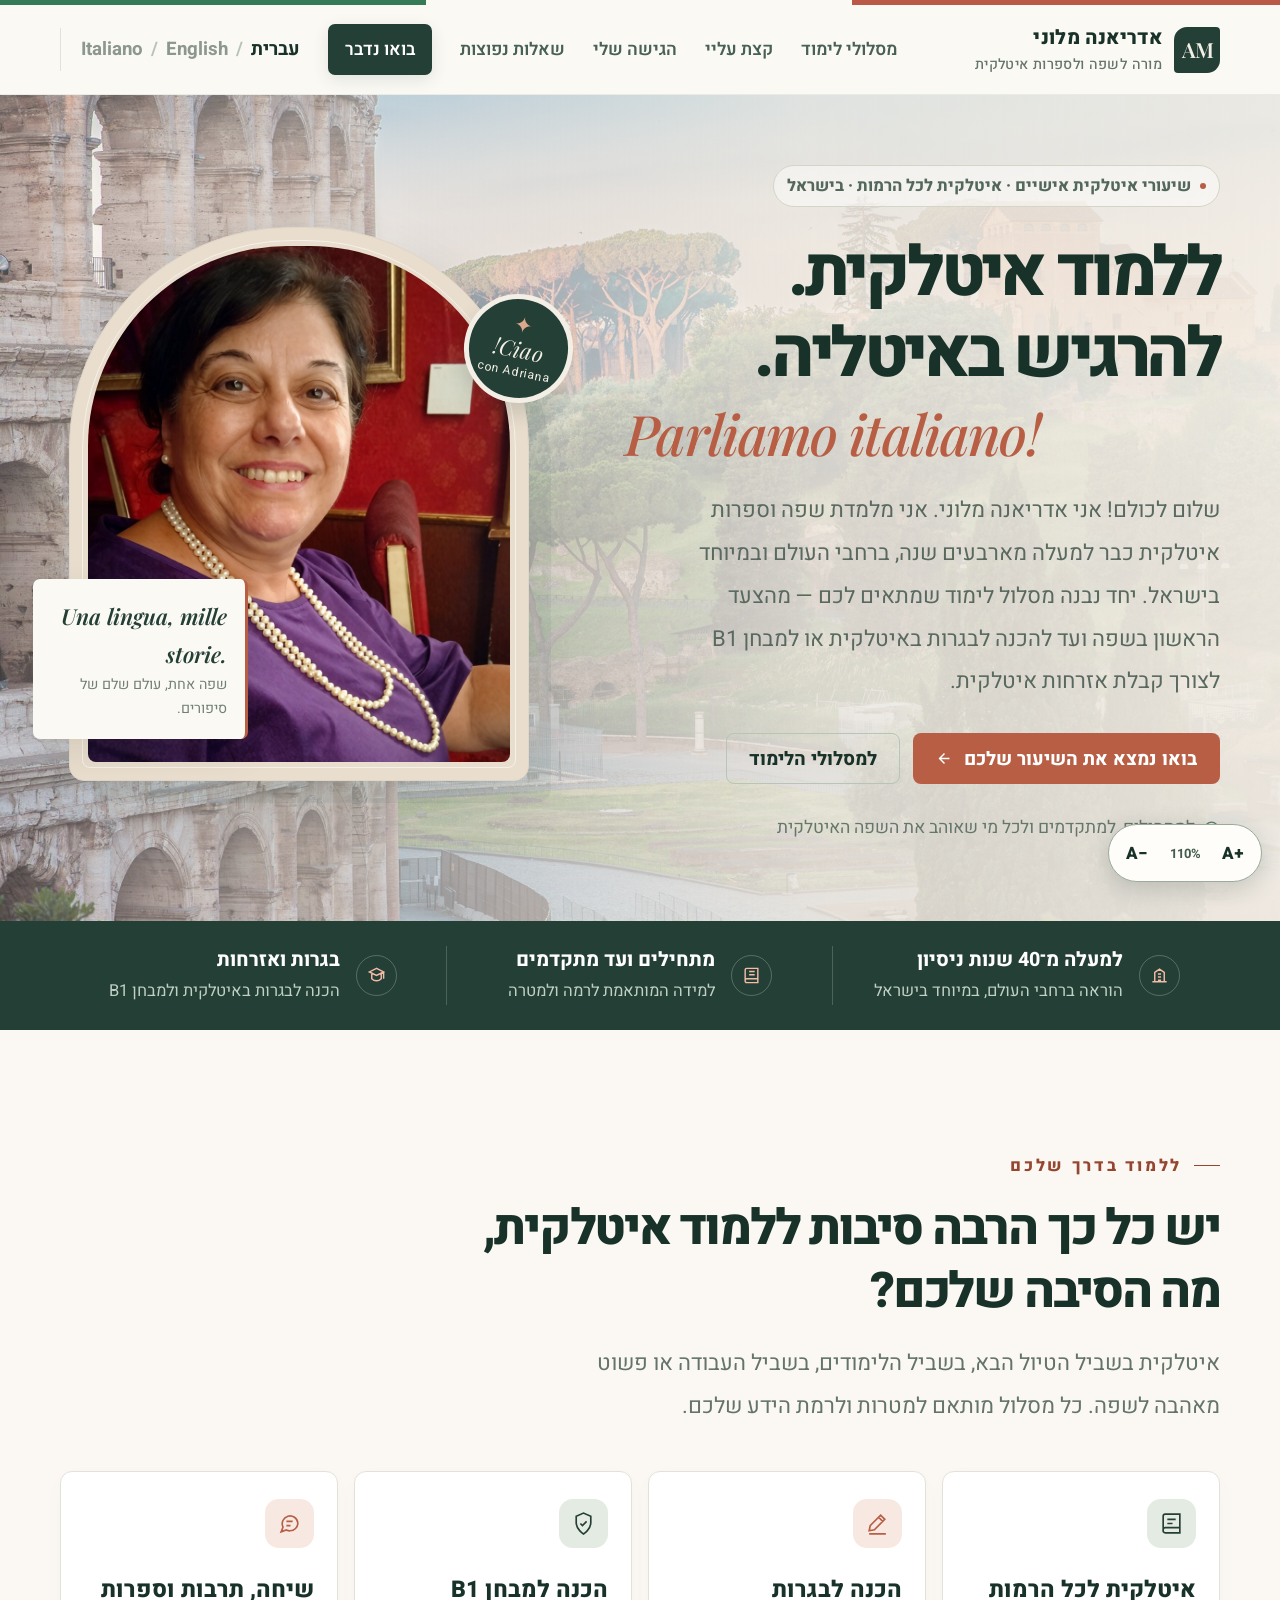
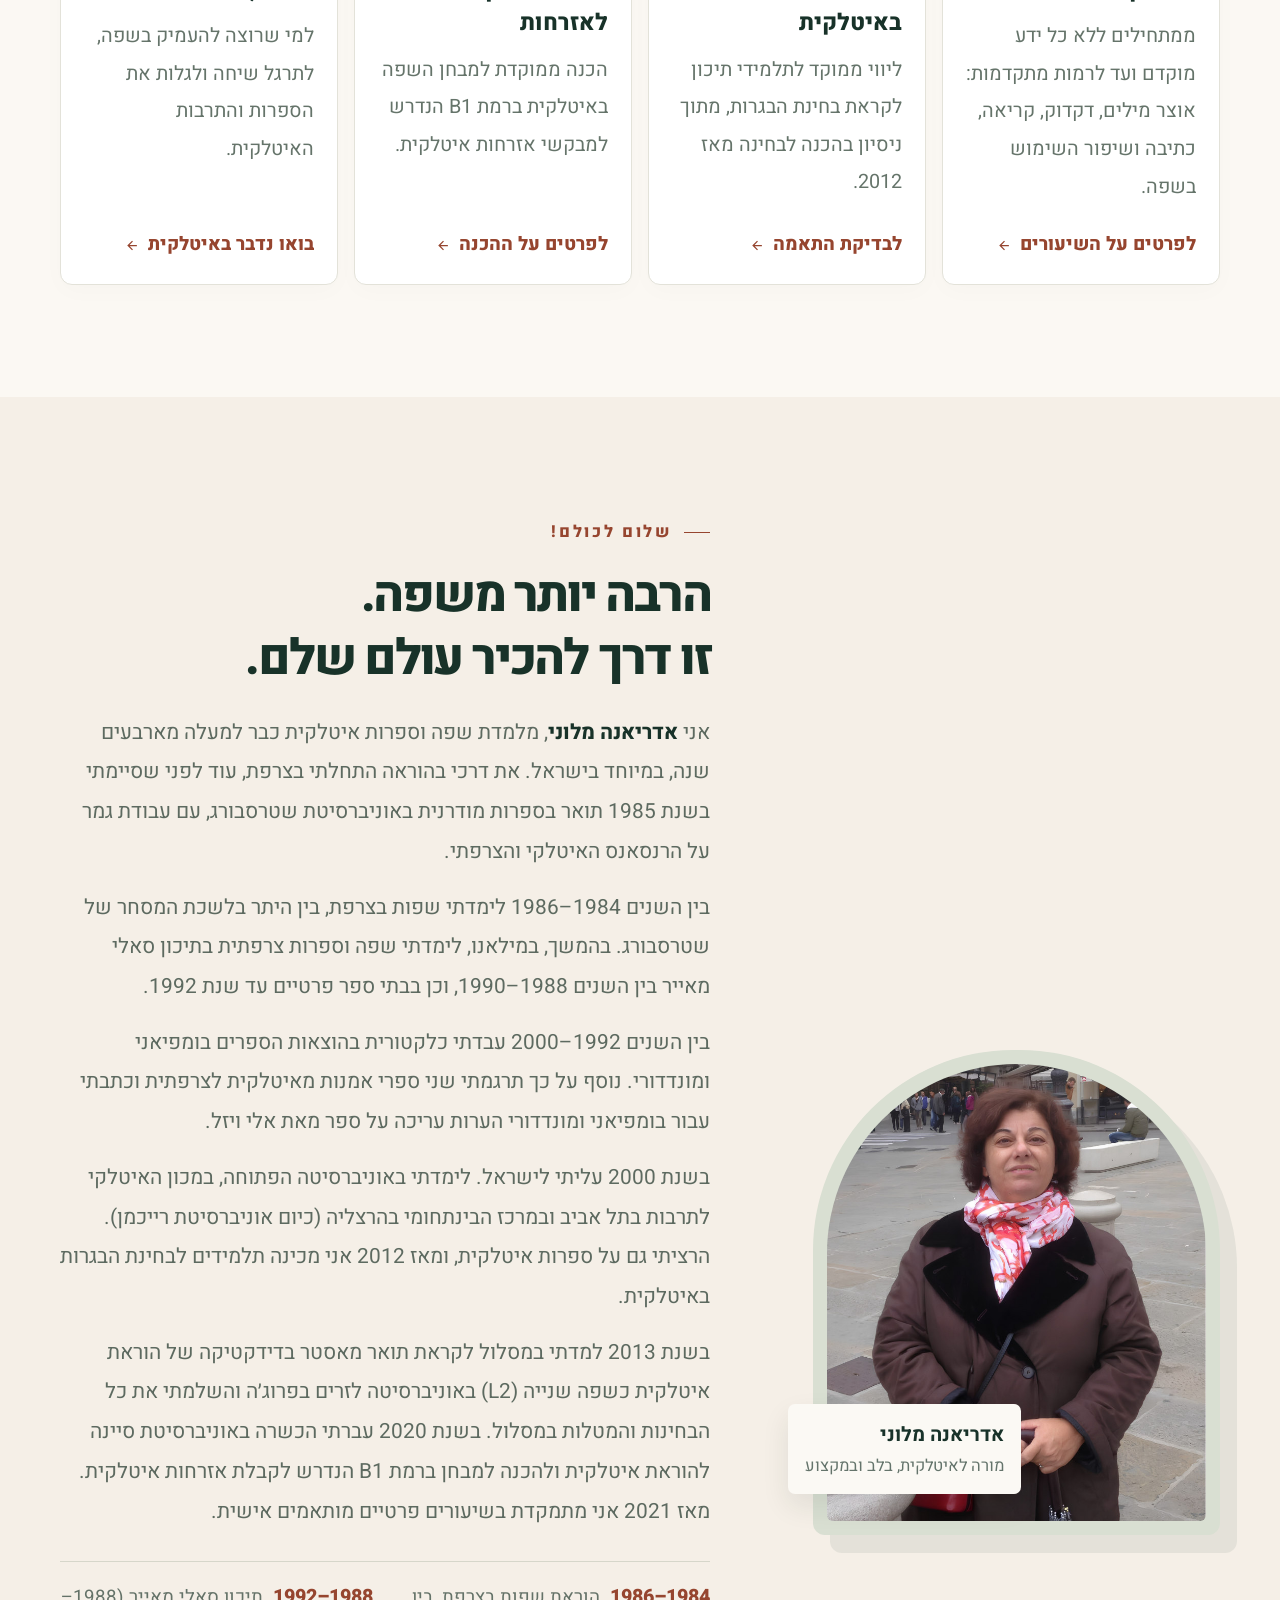
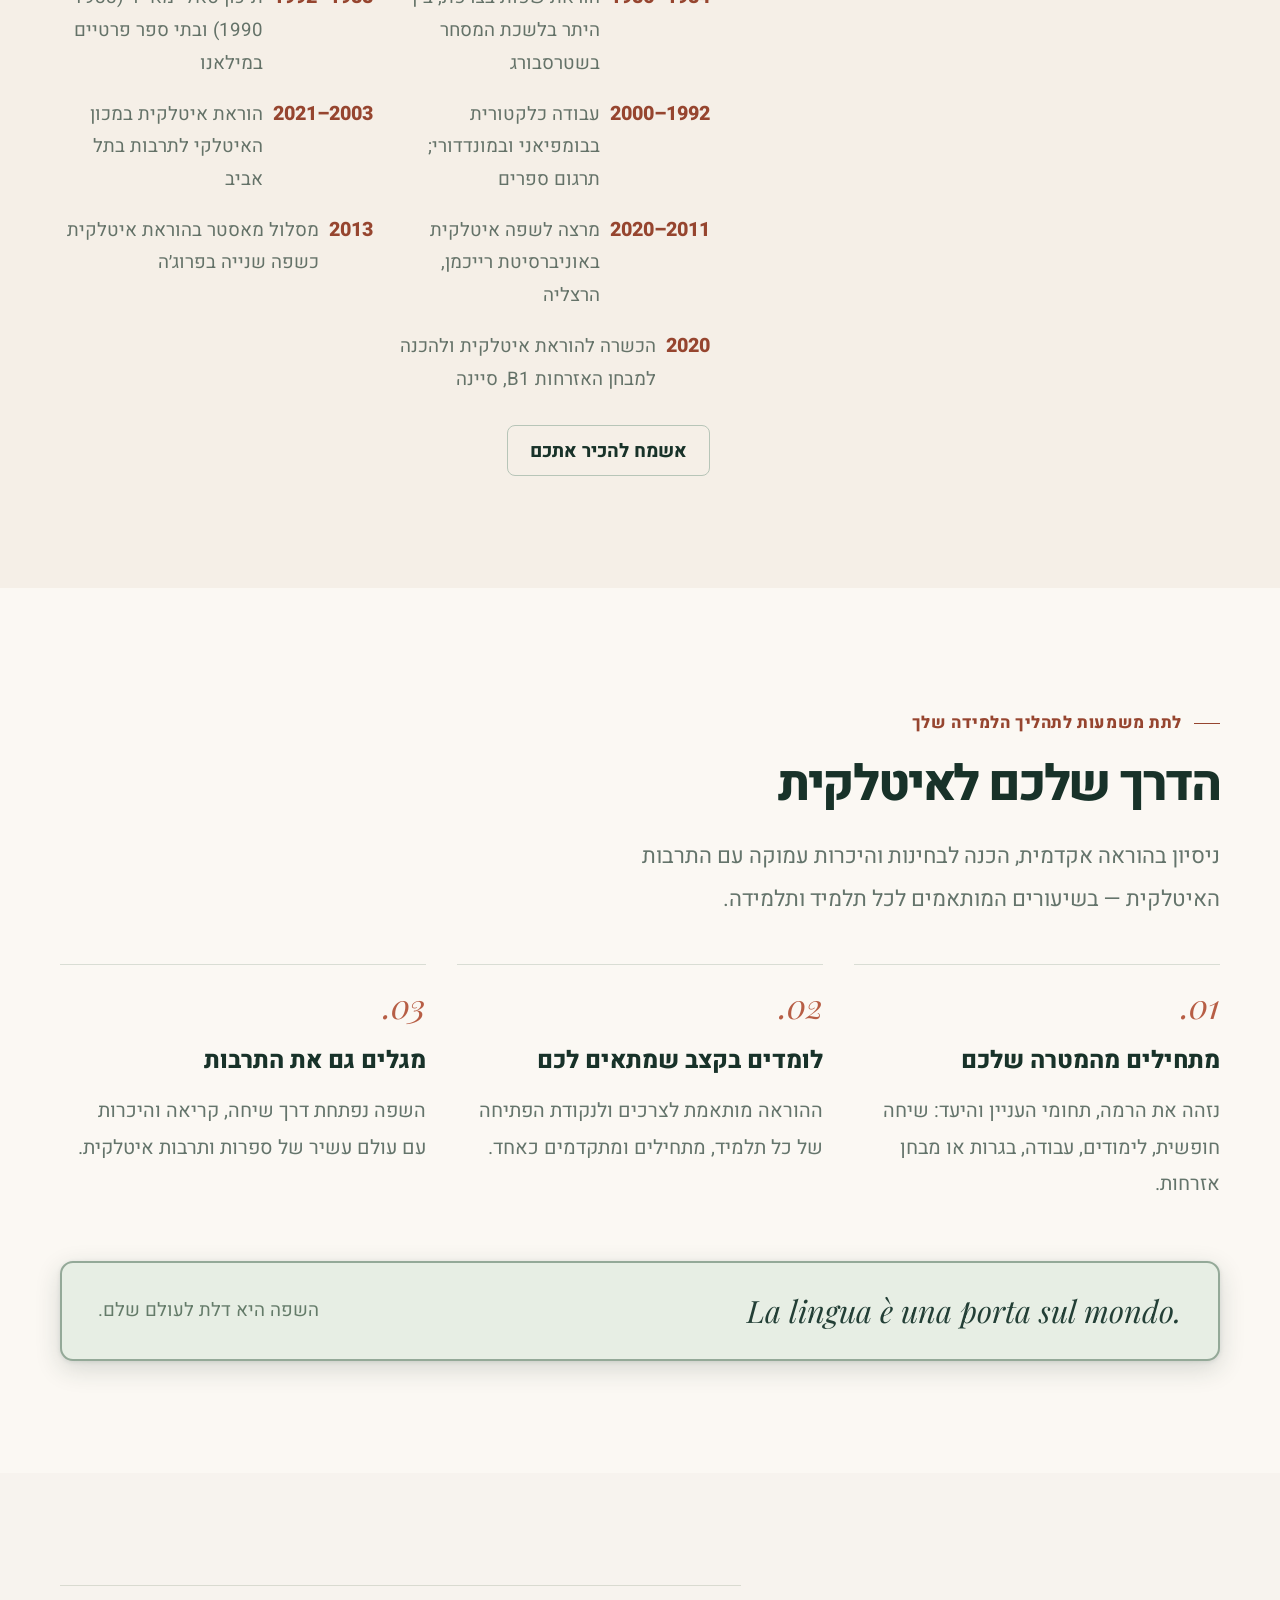
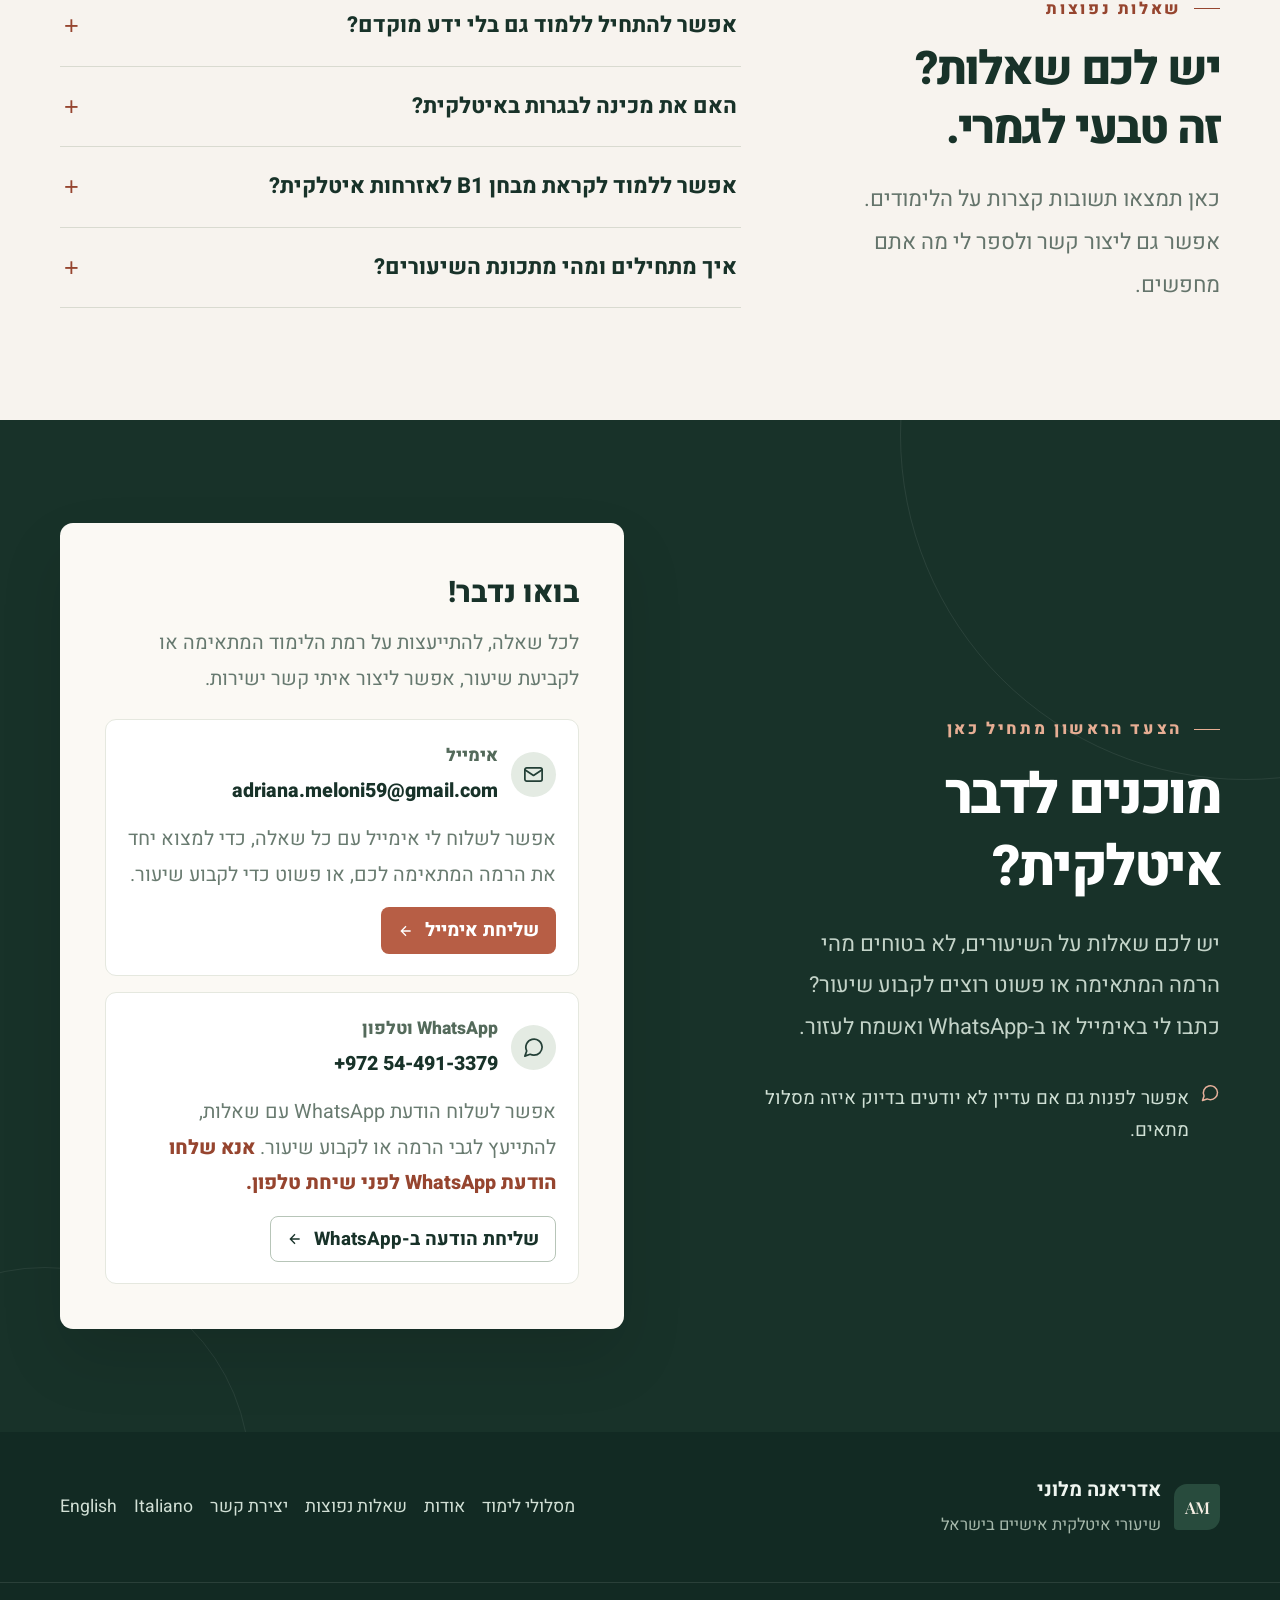
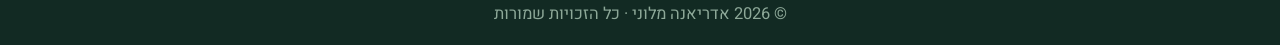
<file: index.html>
<!doctype html>
<html lang="he" dir="rtl">
<head>
  <meta charset="utf-8">
  <meta name="viewport" content="width=device-width, initial-scale=1">
  <meta name="theme-color" content="#233f36">
  <meta name="description" content="שיעורי איטלקית אישיים עם אדריאנה מלוני, בעלת למעלה מ־40 שנות ניסיון בהוראת השפה והספרות האיטלקית. לימוד לכל הרמות, הכנה לבגרות ולמבחן B1 לאזרחות איטלקית.">
  <meta property="og:type" content="website">
  <meta property="og:locale" content="he_IL">
  <meta property="og:title" content="איטלקית עם אדריאנה מלוני | שיעורי איטלקית בישראל">
  <meta property="og:description" content="ללמוד איטלקית עם אדריאנה מלוני, בעלת למעלה מ־40 שנות ניסיון. שיעורים אישיים לכל הרמות, הכנה לבגרות ולמבחן B1 לאזרחות.">
  <meta name="color-scheme" content="light">
  <title>שיעורי איטלקית עם אדריאנה מלוני | איטלקית לכל הרמות, בגרות ו-B1</title>
  <link rel="icon" type="image/svg+xml" href="assets/favicon.svg">
  <link rel="preconnect" href="https://fonts.googleapis.com">
  <link rel="preconnect" href="https://fonts.gstatic.com" crossorigin>
  <link rel="stylesheet" href="css/styles.css?v=20261123-accessibility-2">
  <script src="js/main.js?v=20261123-accessibility-2" defer></script>
</head>
<body>
  <a class="skip-link" href="#main">דילוג לתוכן הראשי</a>
  <div class="topline" aria-hidden="true"></div>
  <header class="site-header">
    <div class="container header-inner">
      <a class="brand" href="#top" aria-label="אדריאנה מלוני – לראש העמוד">
        <span class="brand-mark" aria-hidden="true">AM</span>
        <span class="brand-text"><span class="brand-name">אדריאנה מלוני</span><span class="brand-subtitle">מורה לשפה ולספרות איטלקית</span></span>
      </a>
      <nav class="site-nav" id="site-nav" data-site-nav aria-label="תפריט ראשי">
        <a href="#lessons">מסלולי לימוד</a>
        <a href="#about">קצת עליי</a>
        <a href="#approach">הגישה שלי</a>
        <a href="#faq">שאלות נפוצות</a>
        <a class="nav-cta" href="#contact">בואו נדבר</a>
      </nav>
      <div class="language-switch" aria-label="בחירת שפה">
        <a href="it/" lang="it" aria-label="Italiano">Italiano</a>
        <span class="separator" aria-hidden="true">/</span>
        <a href="en/" lang="en" aria-label="English">English</a>
        <span class="separator" aria-hidden="true">/</span>
        <a href="./" lang="he" dir="rtl" aria-current="page" aria-label="עברית">עברית</a>
      </div>
      <button class="menu-toggle" type="button" data-menu-toggle aria-expanded="false" aria-controls="site-nav" aria-label="פתיחת תפריט ניווט">
        <svg viewBox="0 0 24 24" fill="none" stroke="currentColor" stroke-width="1.8" stroke-linecap="round" aria-hidden="true"><path d="M4 7h16M4 12h16M4 17h16"/></svg>
      </button>
    </div>
  </header>

  <main id="main">
    <section class="hero" id="top" aria-labelledby="hero-title">
      <div class="container hero-inner">
        <div class="hero-copy">
          <div class="hero-kicker"><span class="dot" aria-hidden="true"></span> שיעורי איטלקית אישיים · איטלקית לכל הרמות · בישראל</div>
          <h1 id="hero-title">ללמוד איטלקית.<br>להרגיש באיטליה.<em lang="it" dir="ltr">Parliamo italiano!</em></h1>
          <p class="hero-description">שלום לכולם! אני אדריאנה מלוני. אני מלמדת שפה וספרות איטלקית כבר למעלה מארבעים שנה, ברחבי העולם ובמיוחד בישראל. יחד נבנה מסלול לימוד שמתאים לכם — מהצעד הראשון בשפה ועד להכנה לבגרות באיטלקית או למבחן <bdi>B1</bdi> לצורך קבלת אזרחות איטלקית.</p>
          <div class="hero-actions">
            <a class="button button-primary" href="#contact">בואו נמצא את השיעור שלכם <svg viewBox="0 0 24 24" fill="none" stroke="currentColor" stroke-width="2" aria-hidden="true"><path d="M19 12H5m7-7-7 7 7 7"/></svg></a>
            <a class="button button-secondary" href="#lessons">למסלולי הלימוד</a>
          </div>
          <p class="hero-note"><svg viewBox="0 0 24 24" fill="none" stroke="currentColor" stroke-width="1.9" aria-hidden="true"><circle cx="12" cy="12" r="9"/><path d="m8 12 2.5 2.5L16 9"/></svg>למתחילים, למתקדמים ולכל מי שאוהב את השפה האיטלקית</p>
        </div>
        <div class="hero-visual" aria-label="תמונת דיוקן של אדריאנה מלוני">
          <div class="art-card"><img src="assets/adriana-portrait.jpg" alt="אדריאנה מלוני מחייכת, לבושה בחולצה סגולה" width="912" height="1616"></div>
          <div class="art-stamp" aria-hidden="true"><span class="small-star">✦</span><span class="stamp-word">Ciao!</span><span class="stamp-small">con Adriana</span></div>
          <div class="art-caption"><span class="caption-title" lang="it" dir="ltr">Una lingua, mille storie.</span><span class="caption-small">שפה אחת, עולם שלם של סיפורים.</span></div>
        </div>
      </div>
    </section>

    <section class="trust-strip" aria-label="תחומי ההתמחות">
      <div class="container trust-inner">
        <div class="trust-item"><span class="trust-icon" aria-hidden="true"><svg viewBox="0 0 24 24" fill="none" stroke="currentColor" stroke-width="1.8"><path d="M3 20h18M6 20V8l6-4 6 4v12M10 10h4M10 14h4M10 18h4"/></svg></span><span class="trust-copy"><strong>למעלה מ־40 שנות ניסיון</strong><span>הוראה ברחבי העולם, במיוחד בישראל</span></span></div>
        <div class="trust-item"><span class="trust-icon" aria-hidden="true"><svg viewBox="0 0 24 24" fill="none" stroke="currentColor" stroke-width="1.8"><path d="M4 19.5V5a2 2 0 0 1 2-2h14v18H6a2 2 0 0 1-2-2.5ZM4 18a2 2 0 0 1 2-2h14M9 7h7M9 11h7"/></svg></span><span class="trust-copy"><strong>מתחילים ועד מתקדמים</strong><span>למידה המותאמת לרמה ולמטרה</span></span></div>
        <div class="trust-item"><span class="trust-icon" aria-hidden="true"><svg viewBox="0 0 24 24" fill="none" stroke="currentColor" stroke-width="1.8"><path d="M12 3 3 7.5l9 4.5 9-4.5L12 3ZM6 10v6c3.5 3.5 8.5 3.5 12 0v-6M21 8v8"/></svg></span><span class="trust-copy"><strong>בגרות ואזרחות</strong><span>הכנה לבגרות באיטלקית ולמבחן B1</span></span></div>
      </div>
    </section>

    <section class="section lessons" id="lessons" aria-labelledby="lessons-heading">
      <div class="container">
        <div class="section-intro">
          <span class="eyebrow">ללמוד בדרך שלכם</span>
          <h2 class="section-title" id="lessons-heading">יש כל כך הרבה סיבות ללמוד איטלקית,<br>מה הסיבה שלכם?</h2>
          <p class="section-desc">איטלקית בשביל הטיול הבא, בשביל הלימודים, בשביל העבודה או פשוט מאהבה לשפה. כל מסלול מותאם למטרות ולרמת הידע שלכם.</p>
        </div>
        <div class="lesson-grid">
          <article class="lesson-card">
            <span class="lesson-icon" aria-hidden="true"><svg viewBox="0 0 24 24" fill="none" stroke="currentColor"><path d="M4 19.5V5a2 2 0 0 1 2-2h14v18H6a2 2 0 0 1-2-2.5ZM4 18a2 2 0 0 1 2-2h14M8 8h8M8 12h5"/></svg></span>
            <h3>איטלקית לכל הרמות</h3>
            <p>ממתחילים ללא כל ידע מוקדם ועד לרמות מתקדמות: אוצר מילים, דקדוק, קריאה, כתיבה ושיפור השימוש בשפה.</p>
            <a class="lesson-link" href="#contact">לפרטים על השיעורים <svg viewBox="0 0 24 24" fill="none" stroke="currentColor" stroke-width="2" aria-hidden="true"><path d="M19 12H5m7-7-7 7 7 7"/></svg></a>
          </article>
          <article class="lesson-card">
            <span class="lesson-icon" aria-hidden="true"><svg viewBox="0 0 24 24" fill="none" stroke="currentColor"><path d="m4 19 5-1 10-10-4-4L5 14l-1 5ZM13 6l4 4M4 22h16"/></svg></span>
            <h3>הכנה לבגרות באיטלקית</h3>
            <p>ליווי ממוקד לתלמידי תיכון לקראת בחינת הבגרות, מתוך ניסיון בהכנה לבחינה מאז 2012.</p>
            <a class="lesson-link" href="#contact">לבדיקת התאמה <svg viewBox="0 0 24 24" fill="none" stroke="currentColor" stroke-width="2" aria-hidden="true"><path d="M19 12H5m7-7-7 7 7 7"/></svg></a>
          </article>
          <article class="lesson-card">
            <span class="lesson-icon" aria-hidden="true"><svg viewBox="0 0 24 24" fill="none" stroke="currentColor"><path d="M12 22s7-4 7-11V5l-7-3-7 3v6c0 7 7 11 7 11ZM9 12l2 2 4-4"/></svg></span>
            <h3>הכנה למבחן <bdi>B1</bdi> לאזרחות</h3>
            <p>הכנה ממוקדת למבחן השפה באיטלקית ברמת <bdi>B1</bdi> הנדרש למבקשי אזרחות איטלקית.</p>
            <a class="lesson-link" href="#contact">לפרטים על ההכנה <svg viewBox="0 0 24 24" fill="none" stroke="currentColor" stroke-width="2" aria-hidden="true"><path d="M19 12H5m7-7-7 7 7 7"/></svg></a>
          </article>
          <article class="lesson-card">
            <span class="lesson-icon" aria-hidden="true"><svg viewBox="0 0 24 24" fill="none" stroke="currentColor"><path d="M20 11.5a7.5 7.5 0 0 1-7.5 7.5 8 8 0 0 1-3.5-.8L4 20l1.8-4.5A7.5 7.5 0 1 1 20 11.5ZM9 10h6m-6 4h4"/></svg></span>
            <h3>שיחה, תרבות וספרות</h3>
            <p>למי שרוצה להעמיק בשפה, לתרגל שיחה ולגלות את הספרות והתרבות האיטלקית.</p>
            <a class="lesson-link" href="#contact">בואו נדבר באיטלקית <svg viewBox="0 0 24 24" fill="none" stroke="currentColor" stroke-width="2" aria-hidden="true"><path d="M19 12H5m7-7-7 7 7 7"/></svg></a>
          </article>
        </div>
      </div>
    </section>

    <section class="section about" id="about" aria-labelledby="about-heading">
      <div class="container about-grid">
        <div class="about-media">
          <div class="portrait-frame"><img src="assets/adriana-in-italy.jpg" alt="אדריאנה בכיכר עירונית באיטליה, על רקע מבנים היסטוריים" width="744" height="1525" loading="lazy"></div>
          <div class="portrait-label"><strong>אדריאנה מלוני</strong><span>מורה לאיטלקית, בלב ובמקצוע</span></div>
        </div>
        <div class="about-copy">
          <span class="eyebrow">שלום לכולם!</span>
          <h2 class="section-title" id="about-heading">הרבה יותר משפה.<br>זו דרך להכיר עולם שלם.</h2>
                    <p>אני <strong>אדריאנה מלוני</strong>, מלמדת שפה וספרות איטלקית כבר למעלה מארבעים שנה, במיוחד בישראל. את דרכי בהוראה התחלתי בצרפת, עוד לפני שסיימתי בשנת 1985 תואר בספרות מודרנית באוניברסיטת שטרסבורג, עם עבודת גמר על הרנסאנס האיטלקי והצרפתי.</p>
          <p>בין השנים 1984–1986 לימדתי שפות בצרפת, בין היתר בלשכת המסחר של שטרסבורג. בהמשך, במילאנו, לימדתי שפה וספרות צרפתית בתיכון סאלי מאייר בין השנים 1988–1990, וכן בבתי ספר פרטיים עד שנת 1992.</p>
          <p>בין השנים 1992–2000 עבדתי כלקטורית בהוצאות הספרים בומפיאני ומונדדורי. נוסף על כך תרגמתי שני ספרי אמנות מאיטלקית לצרפתית וכתבתי עבור בומפיאני ומונדדורי הערות עריכה על ספר מאת אלי ויזל.</p>
          <p>בשנת 2000 עליתי לישראל. לימדתי באוניברסיטה הפתוחה, במכון האיטלקי לתרבות בתל אביב ובמרכז הבינתחומי בהרצליה (כיום אוניברסיטת רייכמן). הרציתי גם על ספרות איטלקית, ומאז 2012 אני מכינה תלמידים לבחינת הבגרות באיטלקית.</p>
          <p>בשנת 2013 למדתי במסלול לקראת תואר מאסטר בדידקטיקה של הוראת איטלקית כשפה שנייה (<bdi>L2</bdi>) באוניברסיטה לזרים בפרוג׳ה והשלמתי את כל הבחינות והמטלות במסלול. בשנת 2020 עברתי הכשרה באוניברסיטת סיינה להוראת איטלקית ולהכנה למבחן ברמת <bdi>B1</bdi> הנדרש לקבלת אזרחות איטלקית. מאז 2021 אני מתמקדת בשיעורים פרטיים מותאמים אישית.</p>
          <div class="credential-list" aria-label="תחנות מרכזיות בדרך">
            <div class="credential"><span class="year">1984–1986</span><span class="credential-copy">הוראת שפות בצרפת, בין היתר בלשכת המסחר בשטרסבורג</span></div>
            <div class="credential"><span class="year">1988–1992</span><span class="credential-copy">תיכון סאלי מאייר (1988–1990) ובתי ספר פרטיים במילאנו</span></div>
            <div class="credential"><span class="year">1992–2000</span><span class="credential-copy">עבודה כלקטורית בבומפיאני ובמונדדורי; תרגום ספרים</span></div>
            <div class="credential"><span class="year">2003–2021</span><span class="credential-copy">הוראת איטלקית במכון האיטלקי לתרבות בתל אביב</span></div>
            <div class="credential"><span class="year">2011–2020</span><span class="credential-copy">מרצה לשפה איטלקית באוניברסיטת רייכמן, הרצליה</span></div>
            <div class="credential"><span class="year">2013</span><span class="credential-copy">מסלול מאסטר בהוראת איטלקית כשפה שנייה בפרוג׳ה</span></div>
            <div class="credential"><span class="year">2020</span><span class="credential-copy">הכשרה להוראת איטלקית ולהכנה למבחן האזרחות B1, סיינה</span></div>
          </div>
          <a class="button button-secondary" href="#contact">אשמח להכיר אתכם</a>
        </div>
      </div>
    </section>

    <section class="section approach" id="approach" aria-labelledby="approach-heading">
      <div class="container">
        <div class="section-intro">
          <span class="eyebrow">לתת משמעות לתהליך הלמידה שלך</span>
          <h2 class="section-title" id="approach-heading">הדרך שלכם לאיטלקית</h2>
          <p class="section-desc">ניסיון בהוראה אקדמית, הכנה לבחינות והיכרות עמוקה עם התרבות האיטלקית — בשיעורים המותאמים לכל תלמיד ותלמידה.</p>
        </div>
        <div class="approach-grid">
          <div class="approach-item"><span class="approach-num">01.</span><h3>מתחילים מהמטרה שלכם</h3><p>נזהה את הרמה, תחומי העניין והיעד: שיחה חופשית, לימודים, עבודה, בגרות או מבחן אזרחות.</p></div>
          <div class="approach-item"><span class="approach-num">02.</span><h3>לומדים בקצב שמתאים לכם</h3><p>ההוראה מותאמת לצרכים ולנקודת הפתיחה של כל תלמיד, מתחילים ומתקדמים כאחד.</p></div>
          <div class="approach-item"><span class="approach-num">03.</span><h3>מגלים גם את התרבות</h3><p>השפה נפתחת דרך שיחה, קריאה והיכרות עם עולם עשיר של ספרות ותרבות איטלקית.</p></div>
        </div>
        <div class="italian-phrase"><span class="phrase" lang="it" dir="ltr">La lingua è una porta sul mondo.</span><span class="phrase-caption">השפה היא דלת לעולם שלם.</span></div>
      </div>
    </section>

    <section class="section faq" id="faq" aria-labelledby="faq-heading">
      <div class="container faq-grid">
        <div>
          <span class="eyebrow">שאלות נפוצות</span>
          <h2 class="section-title" id="faq-heading">יש לכם שאלות?<br>זה טבעי לגמרי.</h2>
          <p class="section-desc">כאן תמצאו תשובות קצרות על הלימודים. אפשר גם ליצור קשר ולספר לי מה אתם מחפשים.</p>
        </div>
        <div class="faq-items">
          <details><summary><span class="faq-question">אפשר להתחיל ללמוד גם בלי ידע מוקדם?</span></summary><p>בהחלט. אני מלמדת איטלקית בכל הרמות, כולל מתחילים ללא רקע קודם.</p></details>
          <details><summary><span class="faq-question">האם את מכינה לבגרות באיטלקית?</span></summary><p>כן. אני עוסקת בהכנת תלמידים לבחינת הבגרות באיטלקית מאז 2012, כולל ניסיון בהוראה בתיכון עירוני א׳ בתל אביב.</p></details>
          <details><summary><span class="faq-question">אפשר ללמוד לקראת מבחן <bdi>B1</bdi> לאזרחות איטלקית?</span></summary><p>כן. אני מציעה הכנה ייעודית לשפה האיטלקית ברמת B1 הנדרשת בהליך בקשת האזרחות, בהתאם לצרכים של התלמיד או התלמידה.</p></details>
          <details><summary><span class="faq-question">איך מתחילים ומהי מתכונת השיעורים?</span></summary><p>פונים אליי, מספרים בקצרה על הרמה ועל המטרה, ובשיחה נתאם את פרטי הלימוד ואת המתכונת המתאימה.</p></details>
        </div>
      </div>
    </section>

    <section class="contact" id="contact" aria-labelledby="contact-heading">
      <div class="container contact-grid">
        <div class="contact-copy">
          <span class="eyebrow">הצעד הראשון מתחיל כאן</span>
          <h2 class="section-title" id="contact-heading">מוכנים לדבר<br>איטלקית?</h2>
          <p>יש לכם שאלות על השיעורים, לא בטוחים מהי הרמה המתאימה או פשוט רוצים לקבוע שיעור? כתבו לי באימייל או ב-WhatsApp ואשמח לעזור.</p>
          <div class="contact-small-note"><svg viewBox="0 0 24 24" fill="none" stroke="currentColor" stroke-width="1.8" stroke-linecap="round" stroke-linejoin="round" aria-hidden="true"><path d="M21 11.5a8.5 8.5 0 0 1-8.5 8.5 9 9 0 0 1-4-.9L3 21l1.9-5.4A8.5 8.5 0 1 1 21 11.5Z"/></svg><span>אפשר לפנות גם אם עדיין לא יודעים בדיוק איזה מסלול מתאים.</span></div>
        </div>
        <div class="contact-panel">
          <h3>בואו נדבר!</h3>
          <p class="panel-description">לכל שאלה, להתייעצות על רמת הלימוד המתאימה או לקביעת שיעור, אפשר ליצור איתי קשר ישירות.</p>
          <div class="contact-methods">
            <div class="contact-method">
              <div class="contact-method-top">
                <span class="contact-method-icon"><svg viewBox="0 0 24 24" fill="none" stroke="currentColor" stroke-width="1.8" stroke-linecap="round" stroke-linejoin="round" aria-hidden="true"><rect x="3" y="5" width="18" height="14" rx="2"/><path d="m3 7 9 6 9-6"/></svg></span>
                <div class="contact-method-details">
                  <h4>אימייל</h4>
                  <a class="contact-method-detail" href="mailto:adriana.meloni59@gmail.com" dir="ltr">adriana.meloni59@gmail.com</a>
                </div>
              </div>
              <p>אפשר לשלוח לי אימייל עם כל שאלה, כדי למצוא יחד את הרמה המתאימה לכם, או פשוט כדי לקבוע שיעור.</p>
              <a class="button button-primary contact-method-action" href="mailto:adriana.meloni59@gmail.com">שליחת אימייל <svg viewBox="0 0 24 24" fill="none" stroke="currentColor" stroke-width="2" aria-hidden="true"><path d="M19 12H5m7-7-7 7 7 7"/></svg></a>
            </div>
            <div class="contact-method">
              <div class="contact-method-top">
                <span class="contact-method-icon"><svg viewBox="0 0 24 24" fill="none" stroke="currentColor" stroke-width="1.8" stroke-linecap="round" stroke-linejoin="round" aria-hidden="true"><path d="M21 11.5a8.5 8.5 0 0 1-8.5 8.5 9 9 0 0 1-4-.9L3 21l1.9-5.4A8.5 8.5 0 1 1 21 11.5Z"/></svg></span>
                <div class="contact-method-details">
                  <h4>WhatsApp וטלפון</h4>
                  <a class="contact-method-detail" href="tel:+972544913379" dir="ltr" aria-label="התקשרות טלפונית לאדריאנה">+972 54-491-3379</a>
                </div>
              </div>
              <p>אפשר לשלוח הודעת WhatsApp עם שאלות, להתייעץ לגבי הרמה או לקבוע שיעור. <strong>אנא שלחו הודעת WhatsApp לפני שיחת טלפון.</strong></p>
              <a class="button button-secondary contact-method-action" href="https://wa.me/972544913379" target="_blank" rel="noopener noreferrer">שליחת הודעה ב-WhatsApp <svg viewBox="0 0 24 24" fill="none" stroke="currentColor" stroke-width="2" aria-hidden="true"><path d="M19 12H5m7-7-7 7 7 7"/></svg></a>
            </div>
          </div>
        </div>
      </div>
    </section>
  </main>
  <footer class="site-footer">
    <div class="container footer-inner">
      <div class="footer-brand"><span class="brand-mark" aria-hidden="true">AM</span><div><strong>אדריאנה מלוני</strong><span>שיעורי איטלקית אישיים בישראל</span></div></div>
      <nav class="footer-links" aria-label="קישורים בתחתית האתר"><a href="#lessons">מסלולי לימוד</a><a href="#about">אודות</a><a href="#faq">שאלות נפוצות</a><a href="#contact">יצירת קשר</a><a href="it/" lang="it">Italiano</a><a href="en/" lang="en">English</a></nav>
    </div>
    <div class="footer-bottom">© <span data-year>2026</span> אדריאנה מלוני · כל הזכויות שמורות</div>
  </footer>
  <div class="font-controls" role="group" aria-label="גודל הגופן">
    <button type="button" data-font-decrease aria-label="הקטנת גודל הגופן" title="הקטנת גודל הגופן">A−</button>
    <output class="font-indicator" data-font-indicator aria-live="polite">110%</output>
    <button type="button" data-font-increase aria-label="הגדלת גודל הגופן" title="הגדלת גודל הגופן">A+</button>
  </div>
</body>
</html>
</file>
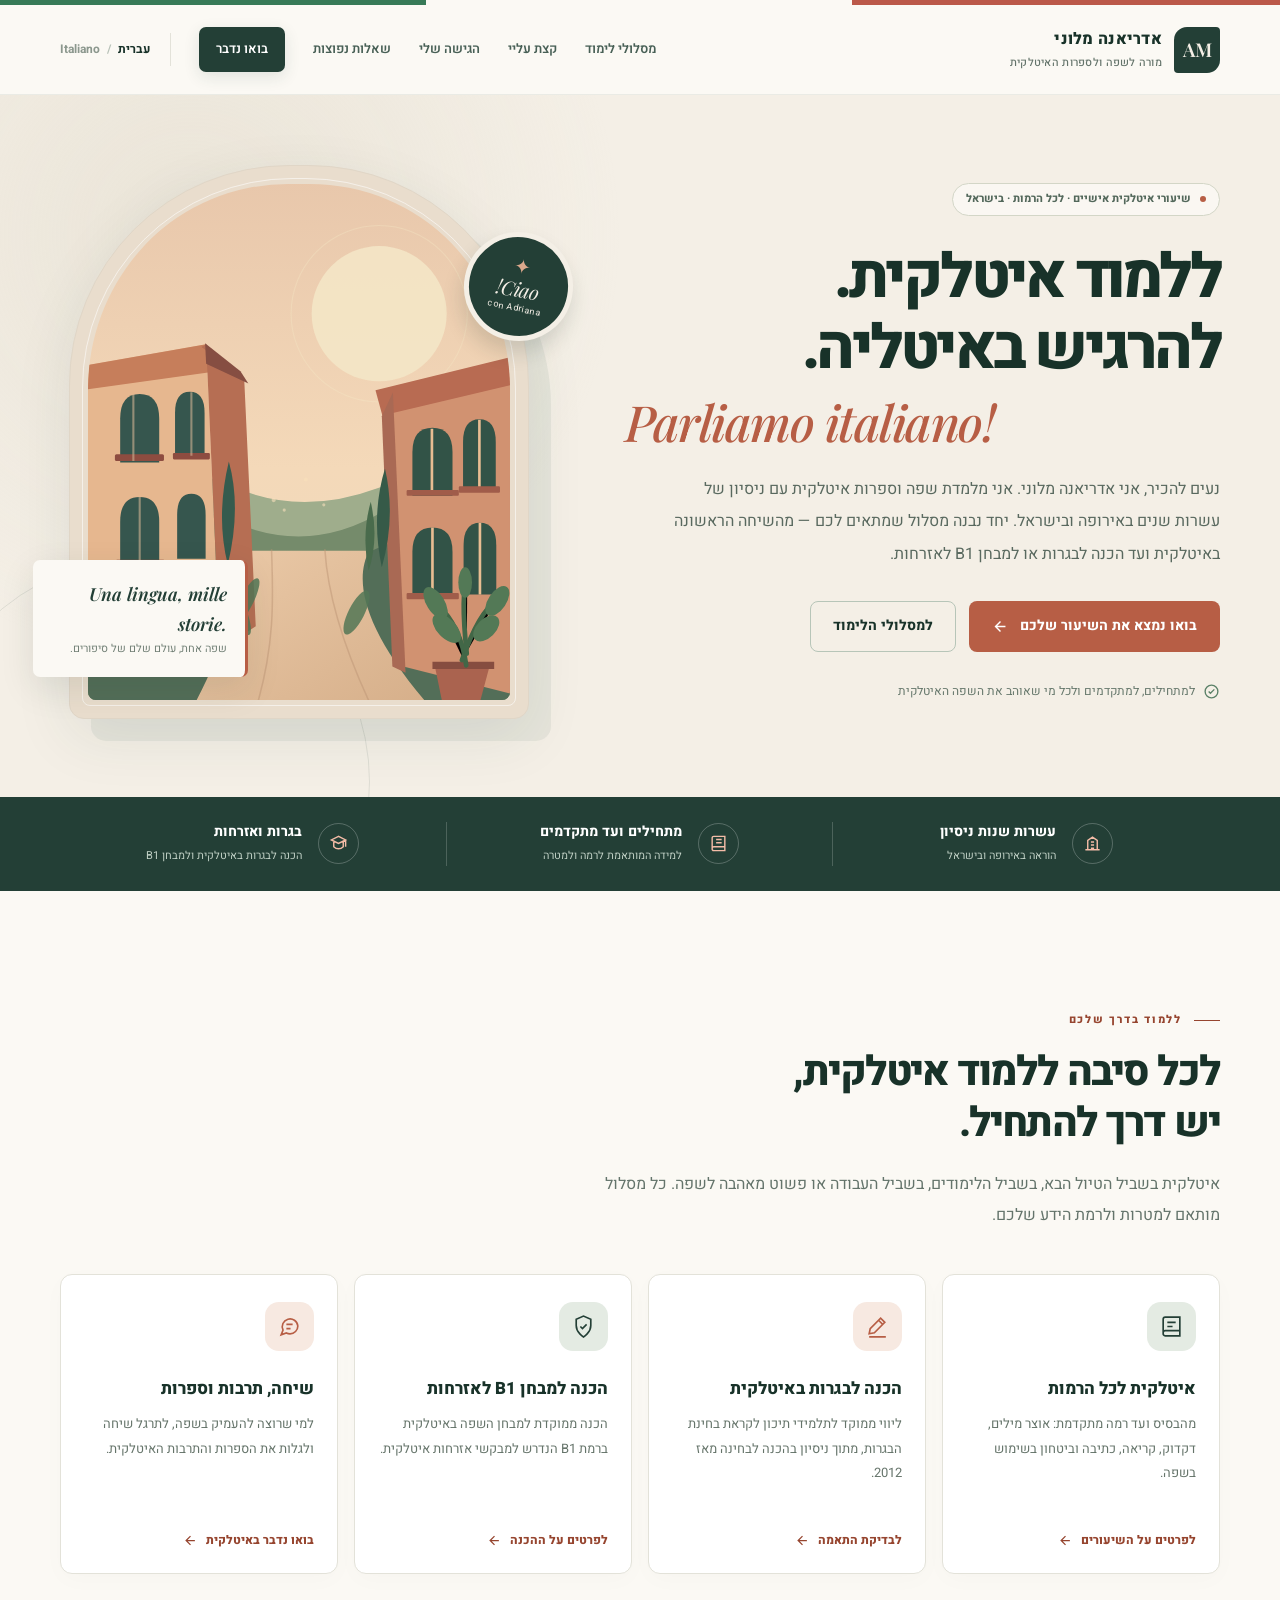
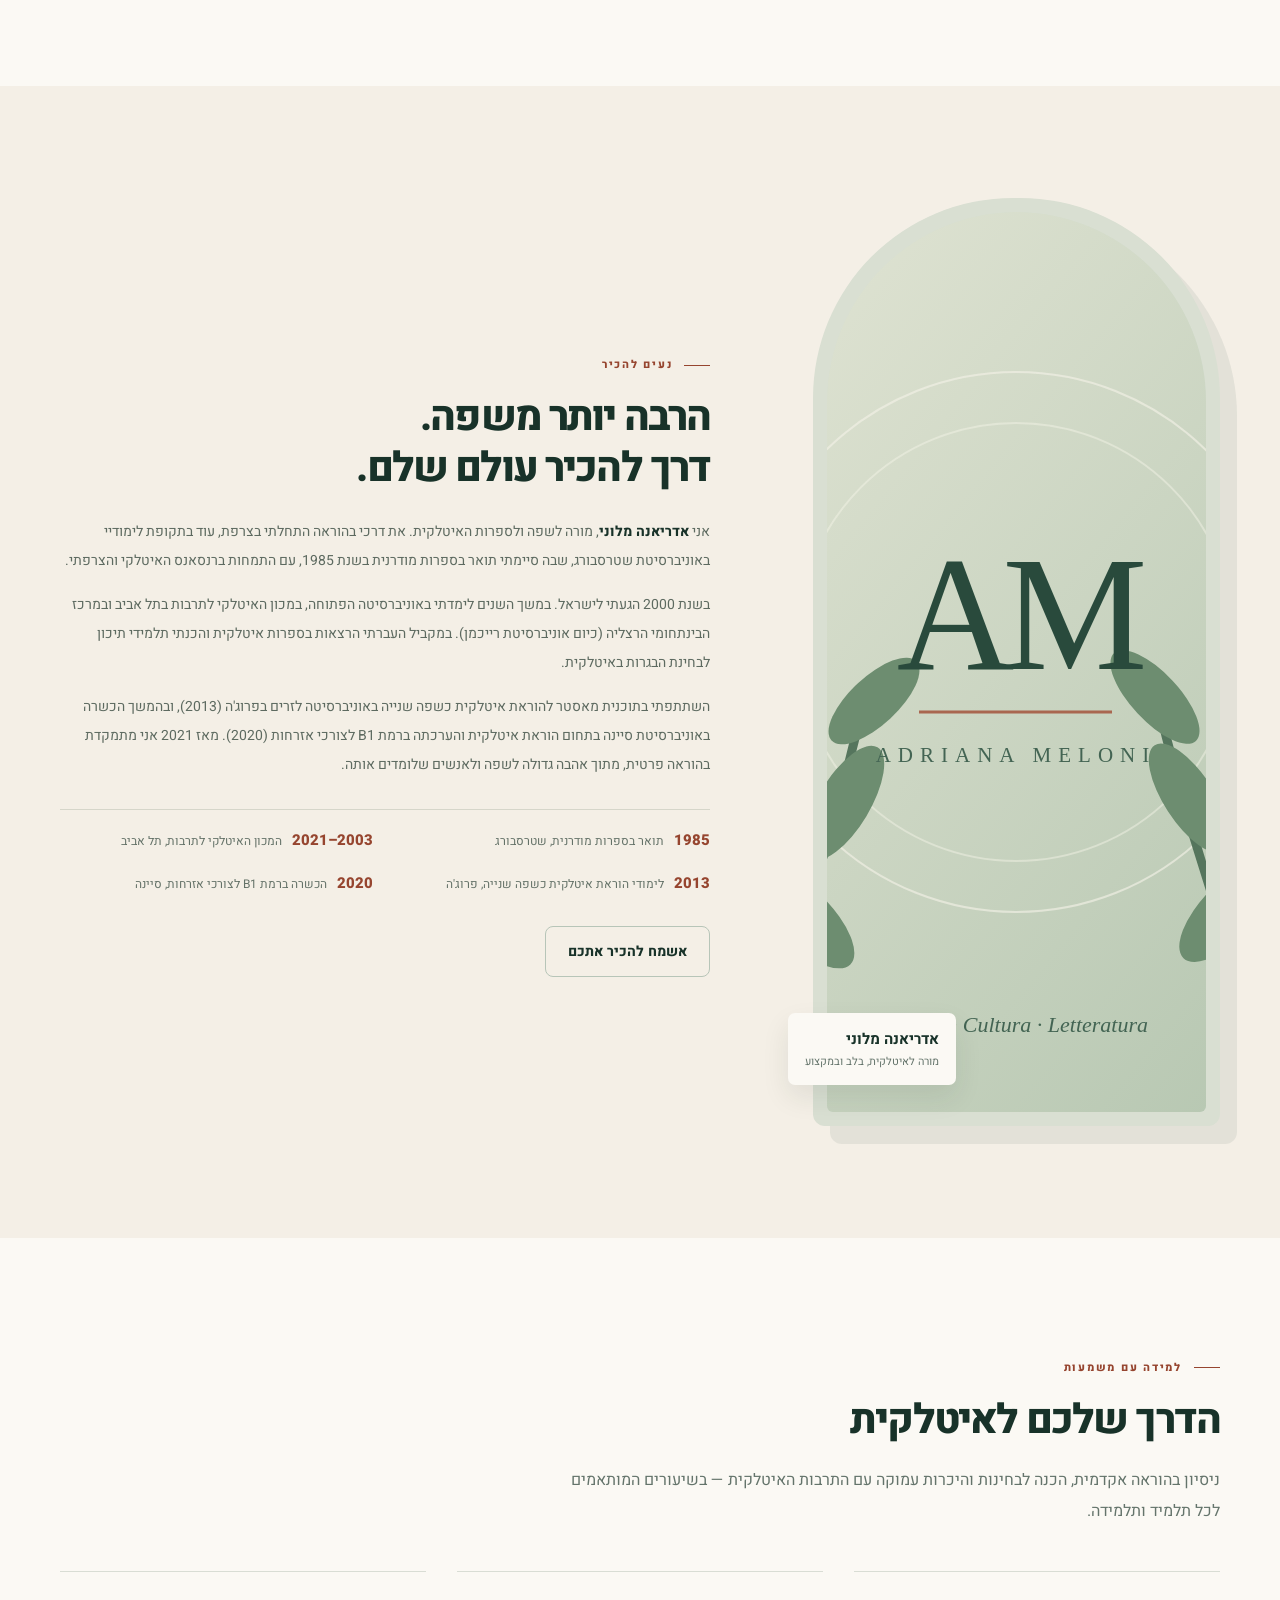
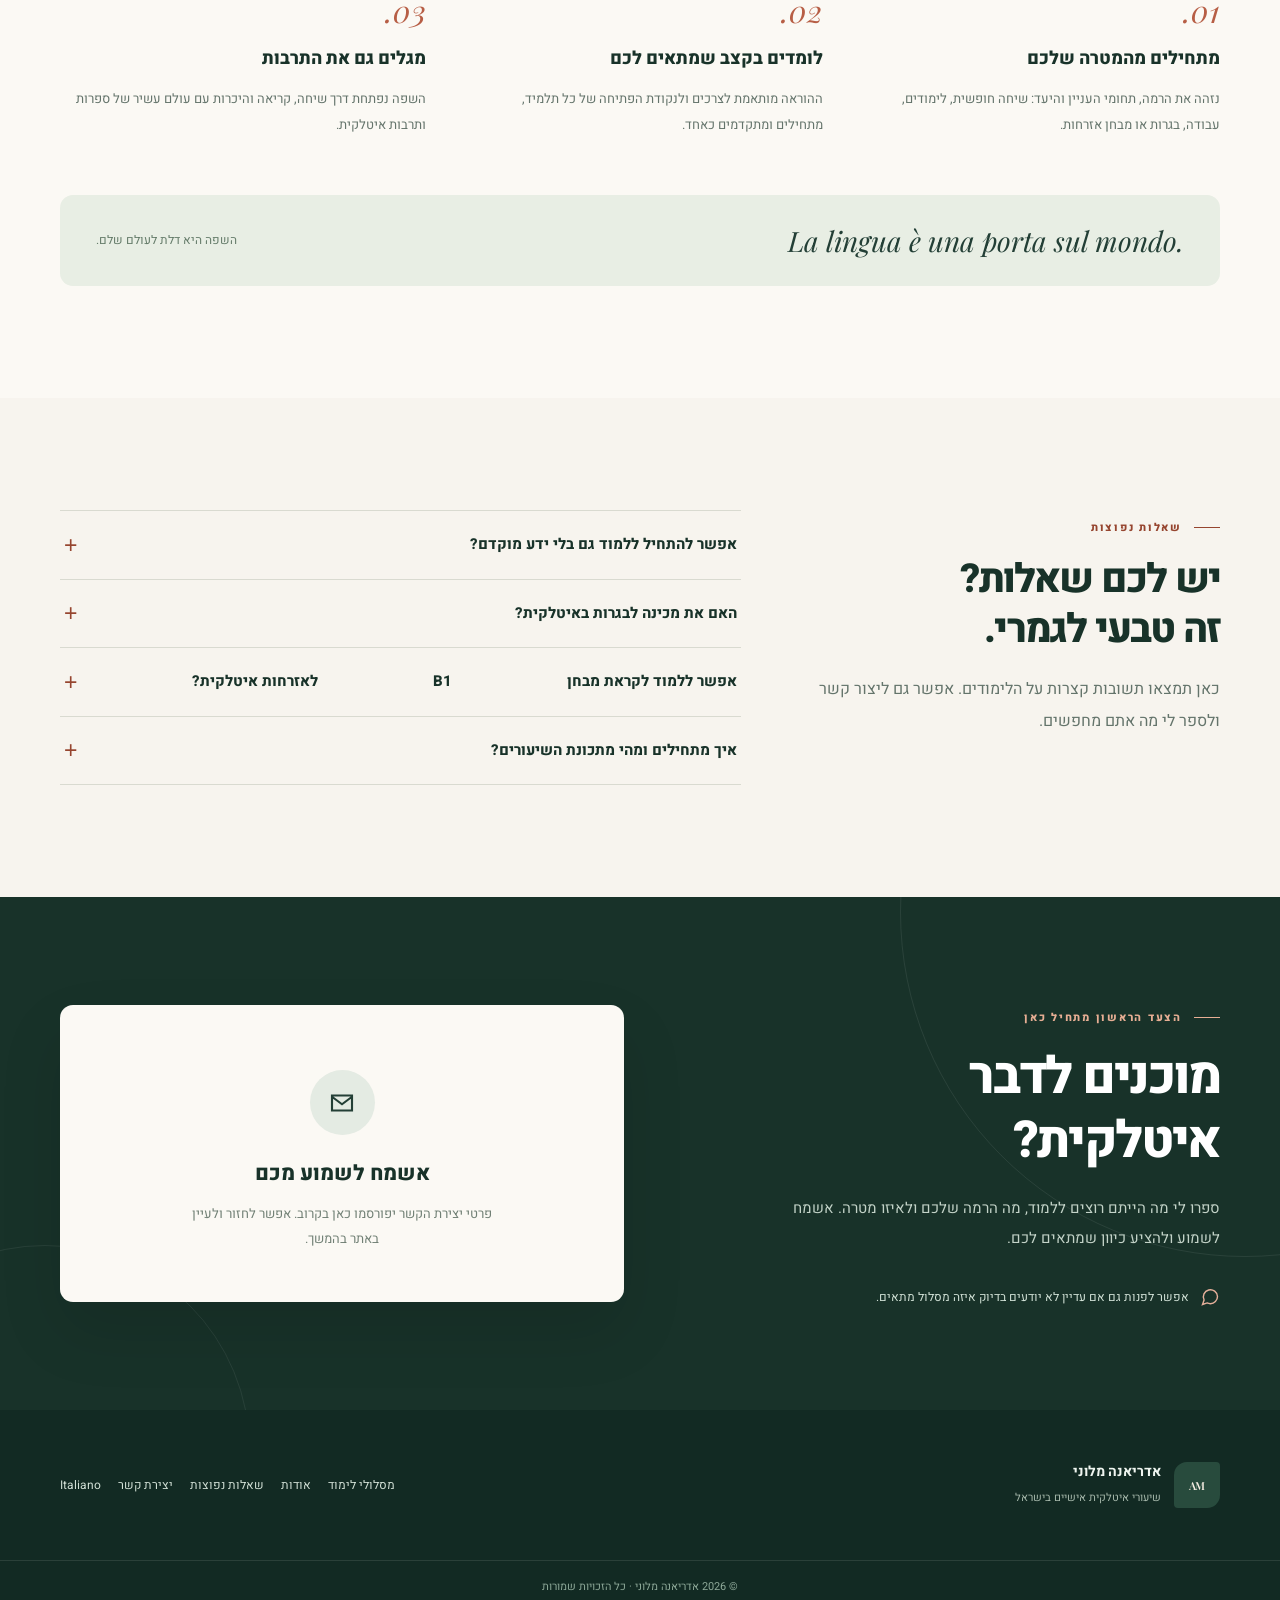
<file: adriana-italiano-site/index.html>
<!doctype html>
<html lang="he" dir="rtl">
<head>
  <meta charset="utf-8">
  <meta name="viewport" content="width=device-width, initial-scale=1">
  <meta name="theme-color" content="#233f36">
  <meta name="description" content="שיעורי איטלקית אישיים עם אדריאנה מלוני, מורה מנוסה לשפה ולספרות האיטלקית בישראל. לימוד לכל הרמות, הכנה לבגרות באיטלקית ולמבחן B1 לאזרחות איטלקית.">
  <meta property="og:type" content="website">
  <meta property="og:locale" content="he_IL">
  <meta property="og:title" content="איטלקית עם אדריאנה מלוני | שיעורי איטלקית בישראל">
  <meta property="og:description" content="ללמוד איטלקית עם מורה בעלת עשרות שנות ניסיון. שיעורים אישיים לכל הרמות, הכנה לבגרות ולמבחן B1 לאזרחות.">
  <meta name="color-scheme" content="light">
  <title>שיעורי איטלקית עם אדריאנה מלוני | איטלקית לכל הרמות, בגרות ו-B1</title>
  <link rel="icon" type="image/svg+xml" href="assets/favicon.svg">
  <link rel="preconnect" href="https://fonts.googleapis.com">
  <link rel="preconnect" href="https://fonts.gstatic.com" crossorigin>
  <link rel="stylesheet" href="css/styles.css">
  <script src="js/site-config.js" defer></script>
  <script src="js/main.js" defer></script>
</head>
<body>
  <a class="skip-link" href="#main">דילוג לתוכן הראשי</a>
  <div class="topline" aria-hidden="true"></div>
  <header class="site-header">
    <div class="container header-inner">
      <a class="brand" href="#top" aria-label="אדריאנה מלוני – לראש העמוד">
        <span class="brand-mark" aria-hidden="true">AM</span>
        <span class="brand-text"><span class="brand-name">אדריאנה מלוני</span><span class="brand-subtitle">מורה לשפה ולספרות האיטלקית</span></span>
      </a>
      <nav class="site-nav" id="site-nav" data-site-nav aria-label="תפריט ראשי">
        <a href="#lessons">מסלולי לימוד</a>
        <a href="#about">קצת עליי</a>
        <a href="#approach">הגישה שלי</a>
        <a href="#faq">שאלות נפוצות</a>
        <a class="nav-cta" href="#contact">בואו נדבר</a>
      </nav>
      <div class="language-switch" aria-label="בחירת שפה">
        <a href="./" lang="he" aria-current="page">עברית</a>
        <span class="separator" aria-hidden="true">/</span>
        <a href="it/" lang="it" dir="ltr">Italiano</a>
      </div>
      <button class="menu-toggle" type="button" data-menu-toggle aria-expanded="false" aria-controls="site-nav" aria-label="פתיחת תפריט ניווט">
        <svg viewBox="0 0 24 24" fill="none" stroke="currentColor" stroke-width="1.8" stroke-linecap="round" aria-hidden="true"><path d="M4 7h16M4 12h16M4 17h16"/></svg>
      </button>
    </div>
  </header>

  <main id="main">
    <section class="hero" id="top" aria-labelledby="hero-title">
      <div class="container hero-inner">
        <div class="hero-copy">
          <div class="hero-kicker"><span class="dot" aria-hidden="true"></span> שיעורי איטלקית אישיים · לכל הרמות · בישראל</div>
          <h1 id="hero-title">ללמוד איטלקית.<br>להרגיש באיטליה.<em lang="it" dir="ltr">Parliamo italiano!</em></h1>
          <p class="hero-description">נעים להכיר, אני אדריאנה מלוני. אני מלמדת שפה וספרות איטלקית עם ניסיון של עשרות שנים באירופה ובישראל. יחד נבנה מסלול שמתאים לכם — מהשיחה הראשונה באיטלקית ועד הכנה לבגרות או למבחן <bdi>B1</bdi> לאזרחות.</p>
          <div class="hero-actions">
            <a class="button button-primary" href="#contact">בואו נמצא את השיעור שלכם <svg viewBox="0 0 24 24" fill="none" stroke="currentColor" stroke-width="2" aria-hidden="true"><path d="M19 12H5m7-7-7 7 7 7"/></svg></a>
            <a class="button button-secondary" href="#lessons">למסלולי הלימוד</a>
          </div>
          <p class="hero-note"><svg viewBox="0 0 24 24" fill="none" stroke="currentColor" stroke-width="1.9" aria-hidden="true"><circle cx="12" cy="12" r="9"/><path d="m8 12 2.5 2.5L16 9"/></svg>למתחילים, למתקדמים ולכל מי שאוהב את השפה האיטלקית</p>
        </div>
        <div class="hero-visual" aria-label="איור של רחוב איטלקי באור שמש חמים">
          <div class="art-card"><img src="assets/italian-landscape.svg" alt="איור צבעוני של רחוב, בניינים ונוף בסגנון איטלקי" width="800" height="1000"></div>
          <div class="art-stamp" aria-hidden="true"><span class="small-star">✦</span><span class="stamp-word">Ciao!</span><span class="stamp-small">con Adriana</span></div>
          <div class="art-caption"><span class="caption-title" lang="it" dir="ltr">Una lingua, mille storie.</span><span class="caption-small">שפה אחת, עולם שלם של סיפורים.</span></div>
        </div>
      </div>
    </section>

    <section class="trust-strip" aria-label="תחומי ההתמחות">
      <div class="container trust-inner">
        <div class="trust-item"><span class="trust-icon" aria-hidden="true"><svg viewBox="0 0 24 24" fill="none" stroke="currentColor" stroke-width="1.8"><path d="M3 20h18M6 20V8l6-4 6 4v12M10 10h4M10 14h4M10 18h4"/></svg></span><span class="trust-copy"><strong>עשרות שנות ניסיון</strong><span>הוראה באירופה ובישראל</span></span></div>
        <div class="trust-item"><span class="trust-icon" aria-hidden="true"><svg viewBox="0 0 24 24" fill="none" stroke="currentColor" stroke-width="1.8"><path d="M4 19.5V5a2 2 0 0 1 2-2h14v18H6a2 2 0 0 1-2-2.5ZM4 18a2 2 0 0 1 2-2h14M9 7h7M9 11h7"/></svg></span><span class="trust-copy"><strong>מתחילים ועד מתקדמים</strong><span>למידה המותאמת לרמה ולמטרה</span></span></div>
        <div class="trust-item"><span class="trust-icon" aria-hidden="true"><svg viewBox="0 0 24 24" fill="none" stroke="currentColor" stroke-width="1.8"><path d="M12 3 3 7.5l9 4.5 9-4.5L12 3ZM6 10v6c3.5 3.5 8.5 3.5 12 0v-6M21 8v8"/></svg></span><span class="trust-copy"><strong>בגרות ואזרחות</strong><span>הכנה לבגרות באיטלקית ולמבחן B1</span></span></div>
      </div>
    </section>

    <section class="section lessons" id="lessons" aria-labelledby="lessons-heading">
      <div class="container">
        <div class="section-intro">
          <span class="eyebrow">ללמוד בדרך שלכם</span>
          <h2 class="section-title" id="lessons-heading">לכל סיבה ללמוד איטלקית,<br>יש דרך להתחיל.</h2>
          <p class="section-desc">איטלקית בשביל הטיול הבא, בשביל הלימודים, בשביל העבודה או פשוט מאהבה לשפה. כל מסלול מותאם למטרות ולרמת הידע שלכם.</p>
        </div>
        <div class="lesson-grid">
          <article class="lesson-card">
            <span class="lesson-icon" aria-hidden="true"><svg viewBox="0 0 24 24" fill="none" stroke="currentColor"><path d="M4 19.5V5a2 2 0 0 1 2-2h14v18H6a2 2 0 0 1-2-2.5ZM4 18a2 2 0 0 1 2-2h14M8 8h8M8 12h5"/></svg></span>
            <h3>איטלקית לכל הרמות</h3>
            <p>מהבסיס ועד רמה מתקדמת: אוצר מילים, דקדוק, קריאה, כתיבה וביטחון בשימוש בשפה.</p>
            <a class="lesson-link" href="#contact">לפרטים על השיעורים <svg viewBox="0 0 24 24" fill="none" stroke="currentColor" stroke-width="2" aria-hidden="true"><path d="M19 12H5m7-7-7 7 7 7"/></svg></a>
          </article>
          <article class="lesson-card">
            <span class="lesson-icon" aria-hidden="true"><svg viewBox="0 0 24 24" fill="none" stroke="currentColor"><path d="m4 19 5-1 10-10-4-4L5 14l-1 5ZM13 6l4 4M4 22h16"/></svg></span>
            <h3>הכנה לבגרות באיטלקית</h3>
            <p>ליווי ממוקד לתלמידי תיכון לקראת בחינת הבגרות, מתוך ניסיון בהכנה לבחינה מאז 2012.</p>
            <a class="lesson-link" href="#contact">לבדיקת התאמה <svg viewBox="0 0 24 24" fill="none" stroke="currentColor" stroke-width="2" aria-hidden="true"><path d="M19 12H5m7-7-7 7 7 7"/></svg></a>
          </article>
          <article class="lesson-card">
            <span class="lesson-icon" aria-hidden="true"><svg viewBox="0 0 24 24" fill="none" stroke="currentColor"><path d="M12 22s7-4 7-11V5l-7-3-7 3v6c0 7 7 11 7 11ZM9 12l2 2 4-4"/></svg></span>
            <h3>הכנה למבחן <bdi>B1</bdi> לאזרחות</h3>
            <p>הכנה ממוקדת למבחן השפה באיטלקית ברמת <bdi>B1</bdi> הנדרש למבקשי אזרחות איטלקית.</p>
            <a class="lesson-link" href="#contact">לפרטים על ההכנה <svg viewBox="0 0 24 24" fill="none" stroke="currentColor" stroke-width="2" aria-hidden="true"><path d="M19 12H5m7-7-7 7 7 7"/></svg></a>
          </article>
          <article class="lesson-card">
            <span class="lesson-icon" aria-hidden="true"><svg viewBox="0 0 24 24" fill="none" stroke="currentColor"><path d="M20 11.5a7.5 7.5 0 0 1-7.5 7.5 8 8 0 0 1-3.5-.8L4 20l1.8-4.5A7.5 7.5 0 1 1 20 11.5ZM9 10h6m-6 4h4"/></svg></span>
            <h3>שיחה, תרבות וספרות</h3>
            <p>למי שרוצה להעמיק בשפה, לתרגל שיחה ולגלות את הספרות והתרבות האיטלקית.</p>
            <a class="lesson-link" href="#contact">בואו נדבר באיטלקית <svg viewBox="0 0 24 24" fill="none" stroke="currentColor" stroke-width="2" aria-hidden="true"><path d="M19 12H5m7-7-7 7 7 7"/></svg></a>
          </article>
        </div>
      </div>
    </section>

    <section class="section about" id="about" aria-labelledby="about-heading">
      <div class="container about-grid">
        <div class="about-media">
          <div class="portrait-frame"><img src="assets/adriana-placeholder.svg" alt="עיצוב עם ראשי התיבות AM; כאן ניתן יהיה להוסיף בהמשך תמונה של אדריאנה" width="740" height="900" loading="lazy"></div>
          <div class="portrait-label"><strong>אדריאנה מלוני</strong><span>מורה לאיטלקית, בלב ובמקצוע</span></div>
        </div>
        <div class="about-copy">
          <span class="eyebrow">נעים להכיר</span>
          <h2 class="section-title" id="about-heading">הרבה יותר משפה.<br>דרך להכיר עולם שלם.</h2>
          <p>אני <strong>אדריאנה מלוני</strong>, מורה לשפה ולספרות האיטלקית. את דרכי בהוראה התחלתי בצרפת, עוד בתקופת לימודיי באוניברסיטת שטרסבורג, שבה סיימתי תואר בספרות מודרנית בשנת 1985, עם התמחות ברנסאנס האיטלקי והצרפתי.</p>
          <p>בשנת 2000 הגעתי לישראל. במשך השנים לימדתי באוניברסיטה הפתוחה, במכון האיטלקי לתרבות בתל אביב ובמרכז הבינתחומי הרצליה (כיום אוניברסיטת רייכמן). במקביל העברתי הרצאות בספרות איטלקית והכנתי תלמידי תיכון לבחינת הבגרות באיטלקית.</p>
          <p>השתתפתי בתוכנית מאסטר להוראת איטלקית כשפה שנייה באוניברסיטה לזרים בפרוג'ה (2013), ובהמשך הכשרה באוניברסיטת סיינה בתחום הוראת איטלקית והערכתה ברמת <bdi>B1</bdi> לצורכי אזרחות (2020). מאז 2021 אני מתמקדת בהוראה פרטית, מתוך אהבה גדולה לשפה ולאנשים שלומדים אותה.</p>
          <div class="credential-list" aria-label="תחנות מרכזיות בדרך">
            <div class="credential"><span class="year">1985</span><span class="credential-copy">תואר בספרות מודרנית, שטרסבורג</span></div>
            <div class="credential"><span class="year">2003–2021</span><span class="credential-copy">המכון האיטלקי לתרבות, תל אביב</span></div>
            <div class="credential"><span class="year">2013</span><span class="credential-copy">לימודי הוראת איטלקית כשפה שנייה, פרוג'ה</span></div>
            <div class="credential"><span class="year">2020</span><span class="credential-copy">הכשרה ברמת B1 לצורכי אזרחות, סיינה</span></div>
          </div>
          <a class="button button-secondary" href="#contact">אשמח להכיר אתכם</a>
        </div>
      </div>
    </section>

    <section class="section approach" id="approach" aria-labelledby="approach-heading">
      <div class="container">
        <div class="section-intro">
          <span class="eyebrow">למידה עם משמעות</span>
          <h2 class="section-title" id="approach-heading">הדרך שלכם לאיטלקית</h2>
          <p class="section-desc">ניסיון בהוראה אקדמית, הכנה לבחינות והיכרות עמוקה עם התרבות האיטלקית — בשיעורים המותאמים לכל תלמיד ותלמידה.</p>
        </div>
        <div class="approach-grid">
          <div class="approach-item"><span class="approach-num">01.</span><h3>מתחילים מהמטרה שלכם</h3><p>נזהה את הרמה, תחומי העניין והיעד: שיחה חופשית, לימודים, עבודה, בגרות או מבחן אזרחות.</p></div>
          <div class="approach-item"><span class="approach-num">02.</span><h3>לומדים בקצב שמתאים לכם</h3><p>ההוראה מותאמת לצרכים ולנקודת הפתיחה של כל תלמיד, מתחילים ומתקדמים כאחד.</p></div>
          <div class="approach-item"><span class="approach-num">03.</span><h3>מגלים גם את התרבות</h3><p>השפה נפתחת דרך שיחה, קריאה והיכרות עם עולם עשיר של ספרות ותרבות איטלקית.</p></div>
        </div>
        <div class="italian-phrase"><span class="phrase" lang="it" dir="ltr">La lingua è una porta sul mondo.</span><span class="phrase-caption">השפה היא דלת לעולם שלם.</span></div>
      </div>
    </section>

    <section class="section faq" id="faq" aria-labelledby="faq-heading">
      <div class="container faq-grid">
        <div>
          <span class="eyebrow">שאלות נפוצות</span>
          <h2 class="section-title" id="faq-heading">יש לכם שאלות?<br>זה טבעי לגמרי.</h2>
          <p class="section-desc">כאן תמצאו תשובות קצרות על הלימודים. אפשר גם ליצור קשר ולספר לי מה אתם מחפשים.</p>
        </div>
        <div class="faq-items">
          <details><summary>אפשר להתחיל ללמוד גם בלי ידע מוקדם?</summary><p>בהחלט. אני מלמדת איטלקית בכל הרמות, כולל מתחילים ללא רקע קודם.</p></details>
          <details><summary>האם את מכינה לבגרות באיטלקית?</summary><p>כן. אני עוסקת בהכנת תלמידים לבחינת הבגרות באיטלקית מאז 2012, כולל ניסיון בהוראה בתיכון עירוני א׳ בתל אביב.</p></details>
          <details><summary>אפשר ללמוד לקראת מבחן <bdi>B1</bdi> לאזרחות איטלקית?</summary><p>כן. אני מציעה הכנה ייעודית לשפה האיטלקית ברמת B1 הנדרשת בהליך בקשת האזרחות, בהתאם לצרכים של התלמיד או התלמידה.</p></details>
          <details><summary>איך מתחילים ומהי מתכונת השיעורים?</summary><p>פונים אליי, מספרים בקצרה על הרמה ועל המטרה, ובשיחה נתאם את פרטי הלימוד ואת המתכונת המתאימה.</p></details>
        </div>
      </div>
    </section>

    <section class="contact" id="contact" aria-labelledby="contact-heading">
      <div class="container contact-grid">
        <div class="contact-copy">
          <span class="eyebrow">הצעד הראשון מתחיל כאן</span>
          <h2 class="section-title" id="contact-heading">מוכנים לדבר<br>איטלקית?</h2>
          <p>ספרו לי מה הייתם רוצים ללמוד, מה הרמה שלכם ולאיזו מטרה. אשמח לשמוע ולהציע כיוון שמתאים לכם.</p>
          <div class="contact-small-note"><svg viewBox="0 0 24 24" fill="none" stroke="currentColor" stroke-width="1.7" aria-hidden="true"><path d="M21 11.5a8.5 8.5 0 0 1-8.5 8.5 9 9 0 0 1-4-.9L3 21l1.9-5.4A8.5 8.5 0 1 1 21 11.5Z"/></svg><span>אפשר לפנות גם אם עדיין לא יודעים בדיוק איזה מסלול מתאים.</span></div>
        </div>
        <div class="contact-panel">
          <div data-contact-ready hidden>
            <h3>בואו נכיר!</h3>
            <p class="panel-description">כמה פרטים קצרים, וההודעה שלכם תיפתח לשליחה.</p>
            <form data-contact-form>
              <div class="form-grid">
                <div class="field"><label for="student-name">שם מלא *</label><input id="student-name" name="studentName" type="text" autocomplete="name" placeholder="השם שלכם" required maxlength="100"></div>
                <div class="field"><label for="student-contact">טלפון או אימייל *</label><input id="student-contact" name="studentContact" type="text" autocomplete="email" placeholder="איך אפשר לחזור אליכם?" required maxlength="160"></div>
                <div class="field full"><label for="student-interest">מה מעניין אתכם?</label><select id="student-interest" name="studentInterest"><option>איטלקית לכל הרמות</option><option>הכנה לבגרות באיטלקית</option><option>הכנה למבחן B1 לאזרחות</option><option>שיחה, תרבות וספרות</option><option>עדיין לא בטוחים</option></select></div>
                <div class="field full"><label for="student-message">עוד משהו שכדאי לי לדעת?</label><textarea id="student-message" name="studentMessage" placeholder="הרמה שלכם, המטרה או כל שאלה..." maxlength="1500"></textarea></div>
              </div>
              <button class="button button-primary form-submit" type="submit">לפתיחת הודעה לשליחה <svg viewBox="0 0 24 24" fill="none" stroke="currentColor" stroke-width="2" aria-hidden="true"><path d="M19 12H5m7-7-7 7 7 7"/></svg></button>
              <p class="form-fineprint">הטופס פותח הודעה ב-WhatsApp או באפליקציית הדוא״ל שלכם. הפנייה אינה נשלחת אוטומטית, והאתר אינו שומר את הפרטים.</p>
            </form>
            <div class="contact-links">
              <a data-whatsapp-link href="#contact" target="_blank" rel="noopener noreferrer" hidden>שליחה ישירה ב-WhatsApp <svg viewBox="0 0 24 24" fill="none" stroke="currentColor" stroke-width="1.8" aria-hidden="true"><path d="M6 12h12m-5-5 5 5-5 5"/></svg></a>
              <a data-email-link href="#contact" hidden>שליחת אימייל <svg viewBox="0 0 24 24" fill="none" stroke="currentColor" stroke-width="1.8" aria-hidden="true"><path d="M4 6h16v12H4zM4 7l8 6 8-6"/></svg></a>
            </div>
          </div>
          <div class="contact-pending" data-contact-pending>
            <div class="pending-icon"><svg viewBox="0 0 24 24" fill="none" stroke="currentColor" stroke-width="1.7" aria-hidden="true"><path d="M4 6h16v12H4zM4 7l8 6 8-6"/></svg></div>
            <h3>אשמח לשמוע מכם</h3>
            <p>פרטי יצירת הקשר יפורסמו כאן בקרוב. אפשר לחזור ולעיין באתר בהמשך.</p>
          </div>
        </div>
      </div>
    </section>
  </main>
  <footer class="site-footer">
    <div class="container footer-inner">
      <div class="footer-brand"><span class="brand-mark" aria-hidden="true">AM</span><div><strong>אדריאנה מלוני</strong><span>שיעורי איטלקית אישיים בישראל</span></div></div>
      <nav class="footer-links" aria-label="קישורים בתחתית האתר"><a href="#lessons">מסלולי לימוד</a><a href="#about">אודות</a><a href="#faq">שאלות נפוצות</a><a href="#contact">יצירת קשר</a><a href="it/" lang="it">Italiano</a></nav>
    </div>
    <div class="footer-bottom">© <span data-year>2026</span> אדריאנה מלוני · כל הזכויות שמורות</div>
  </footer>
</body>
</html>
</file>
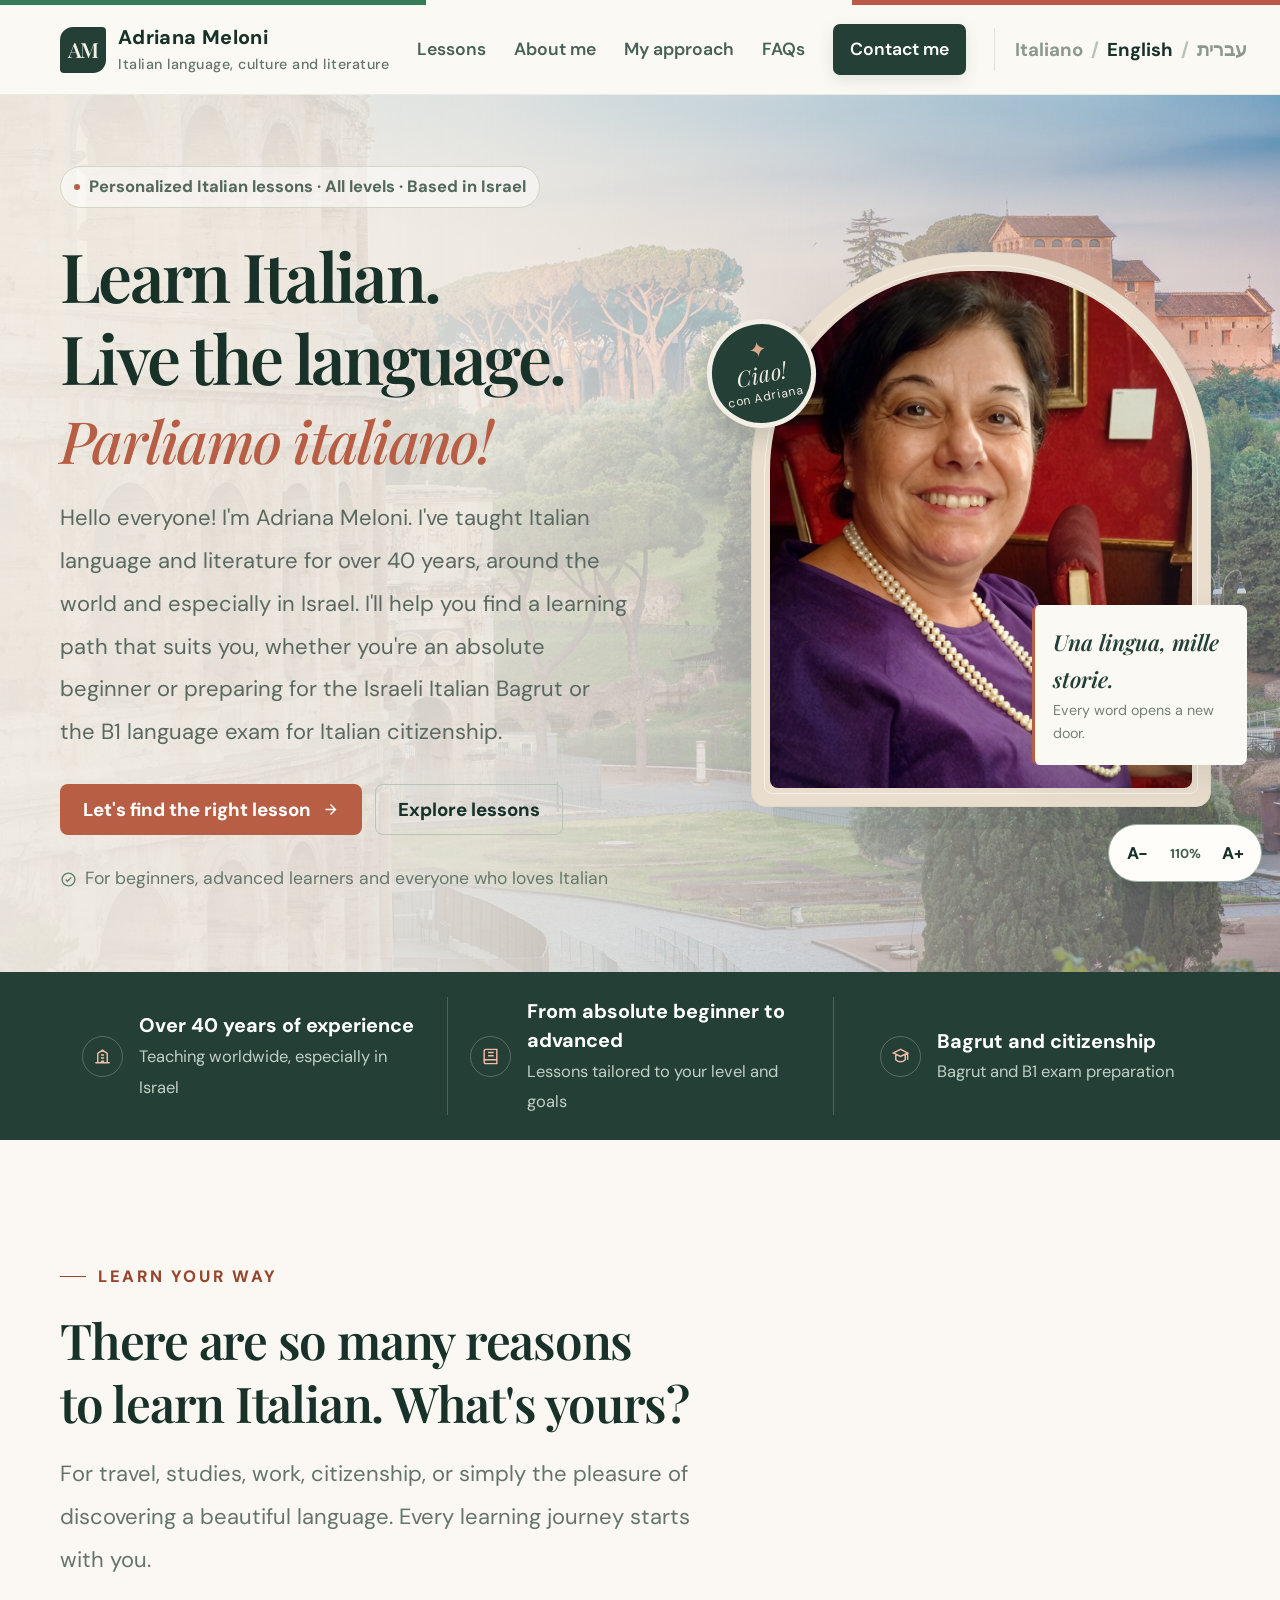
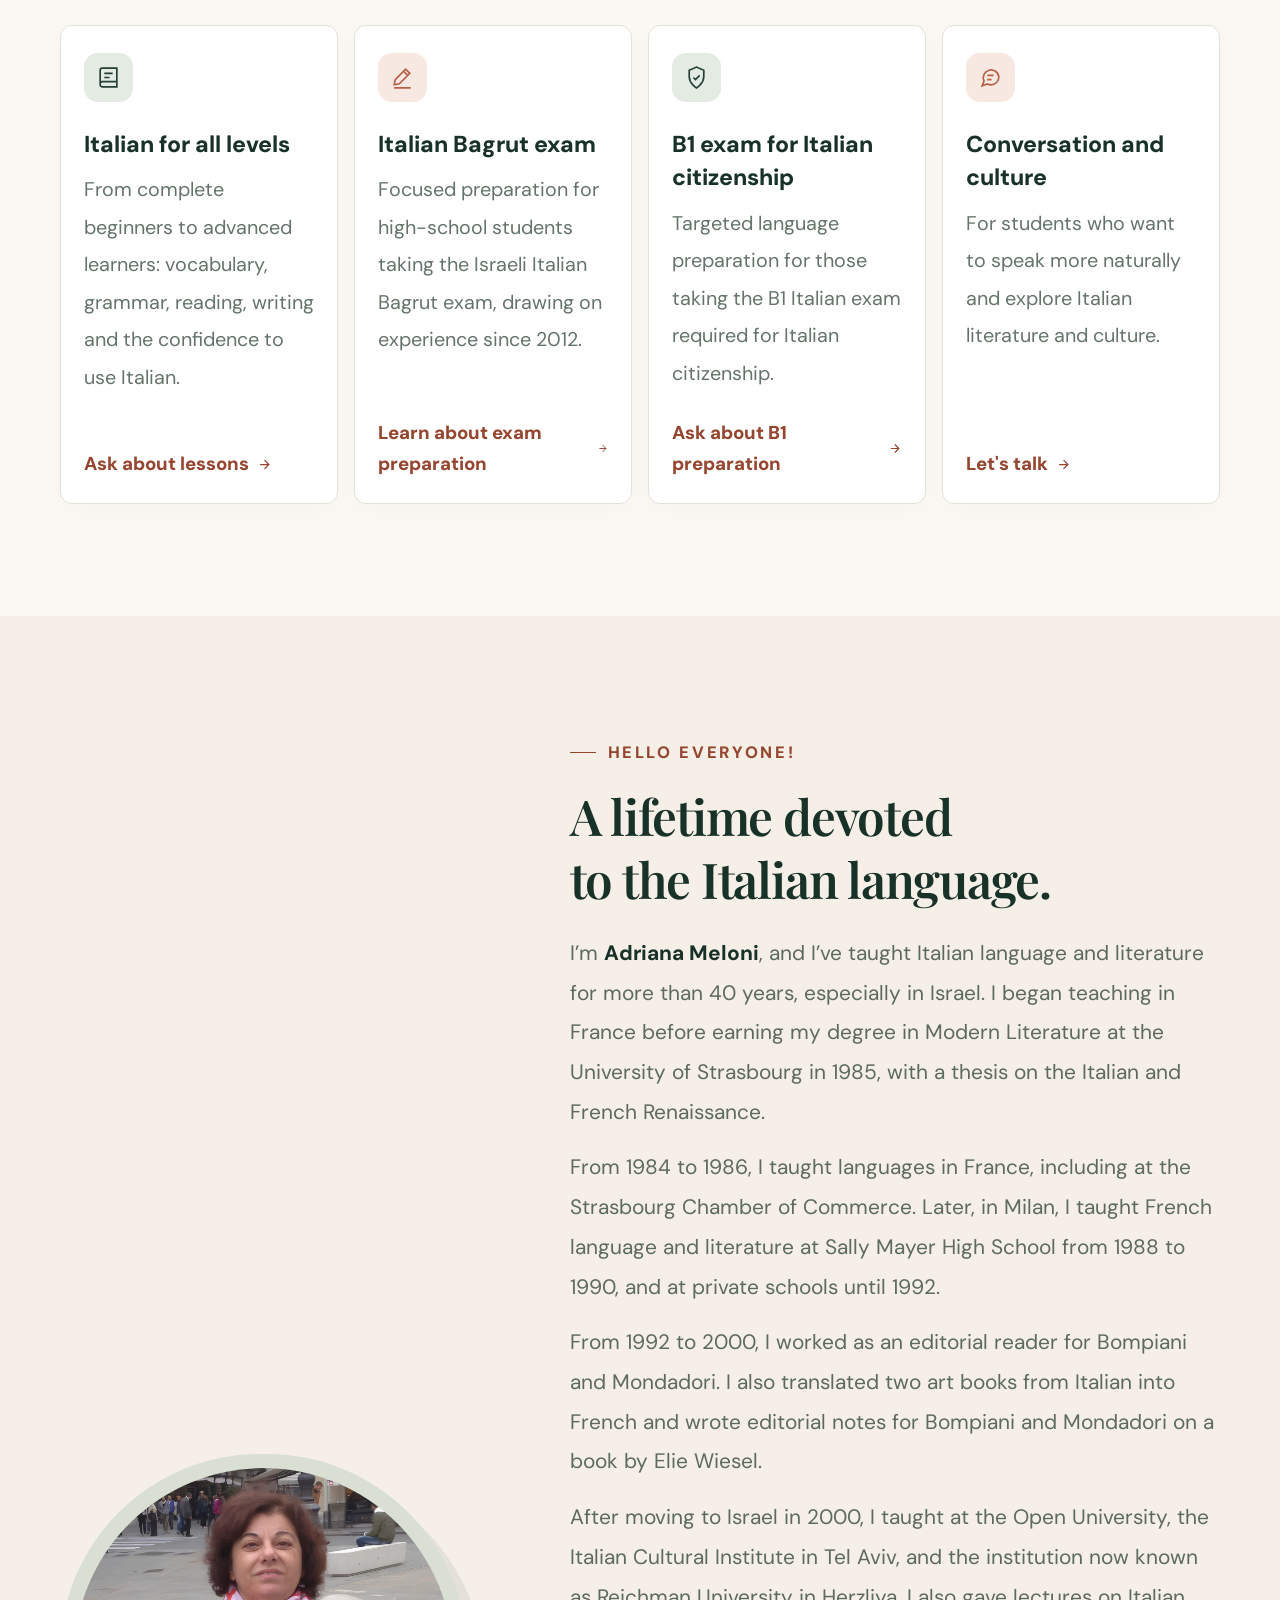
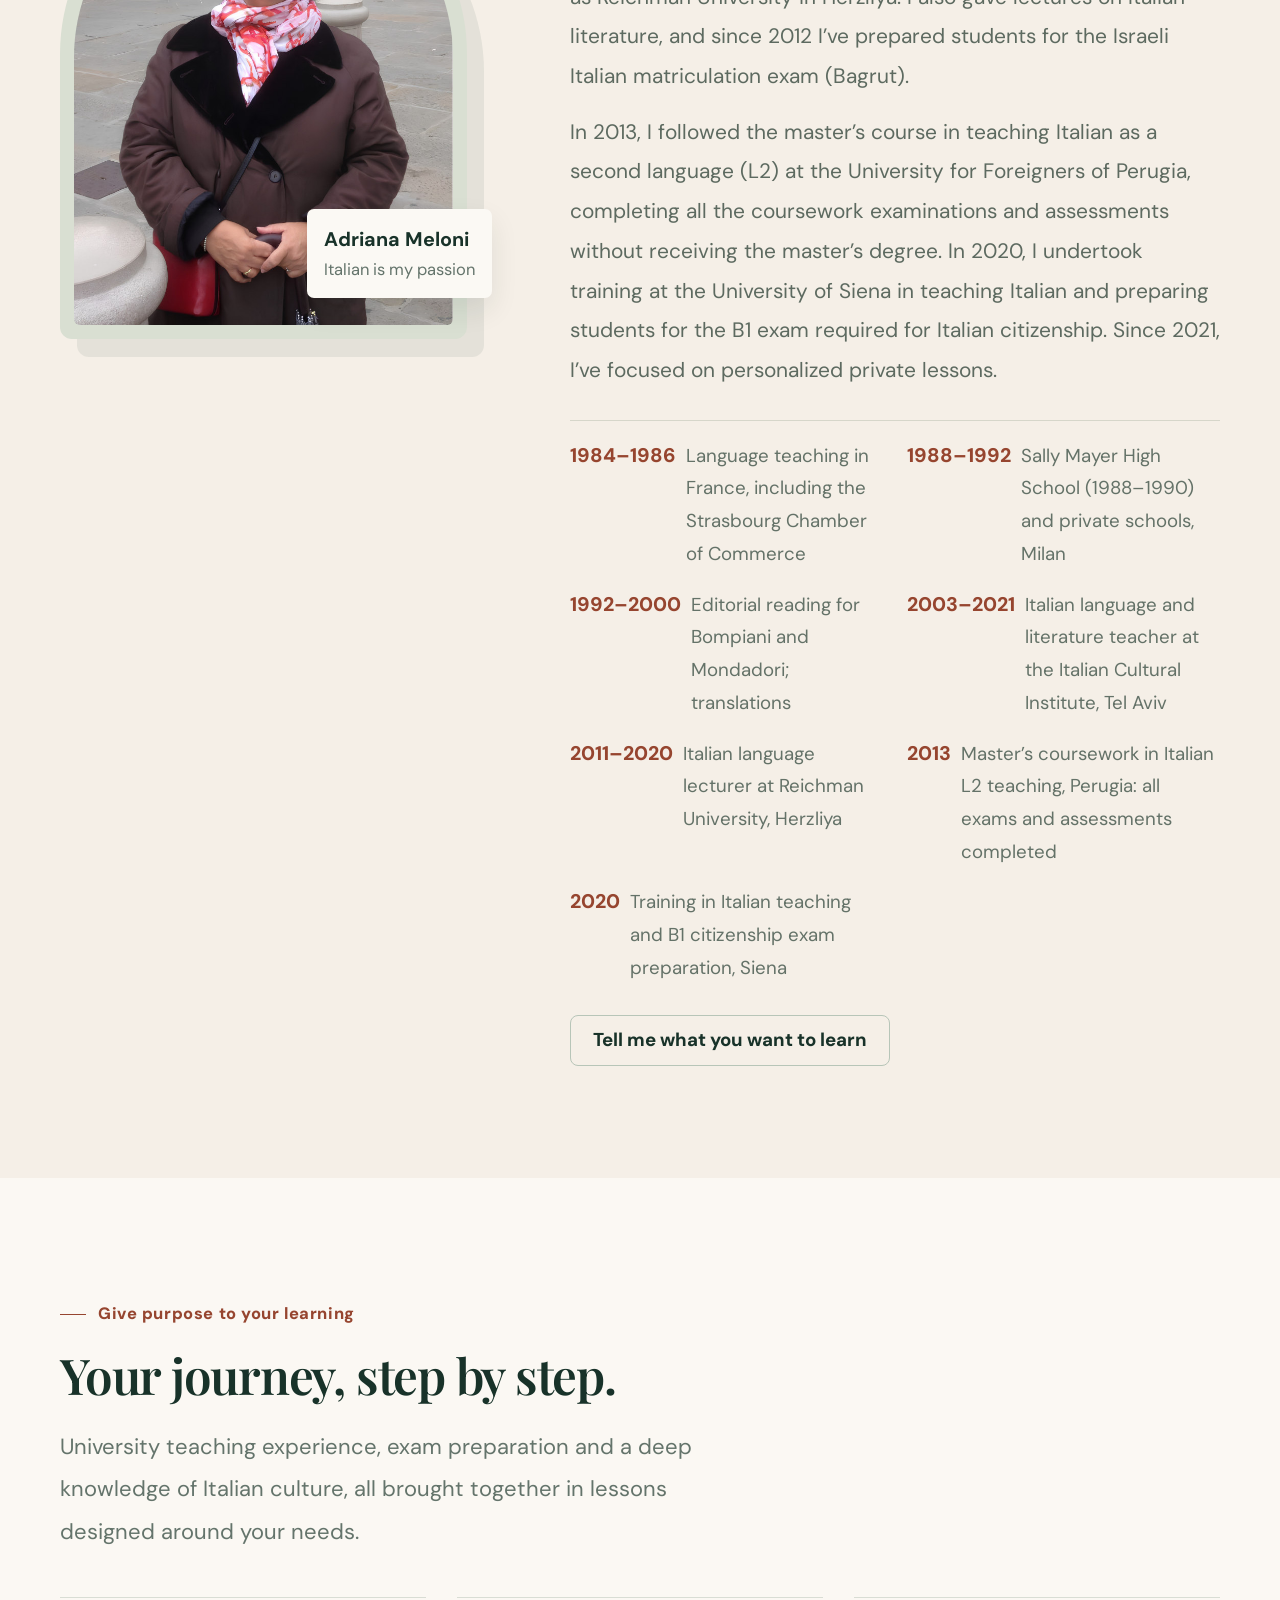
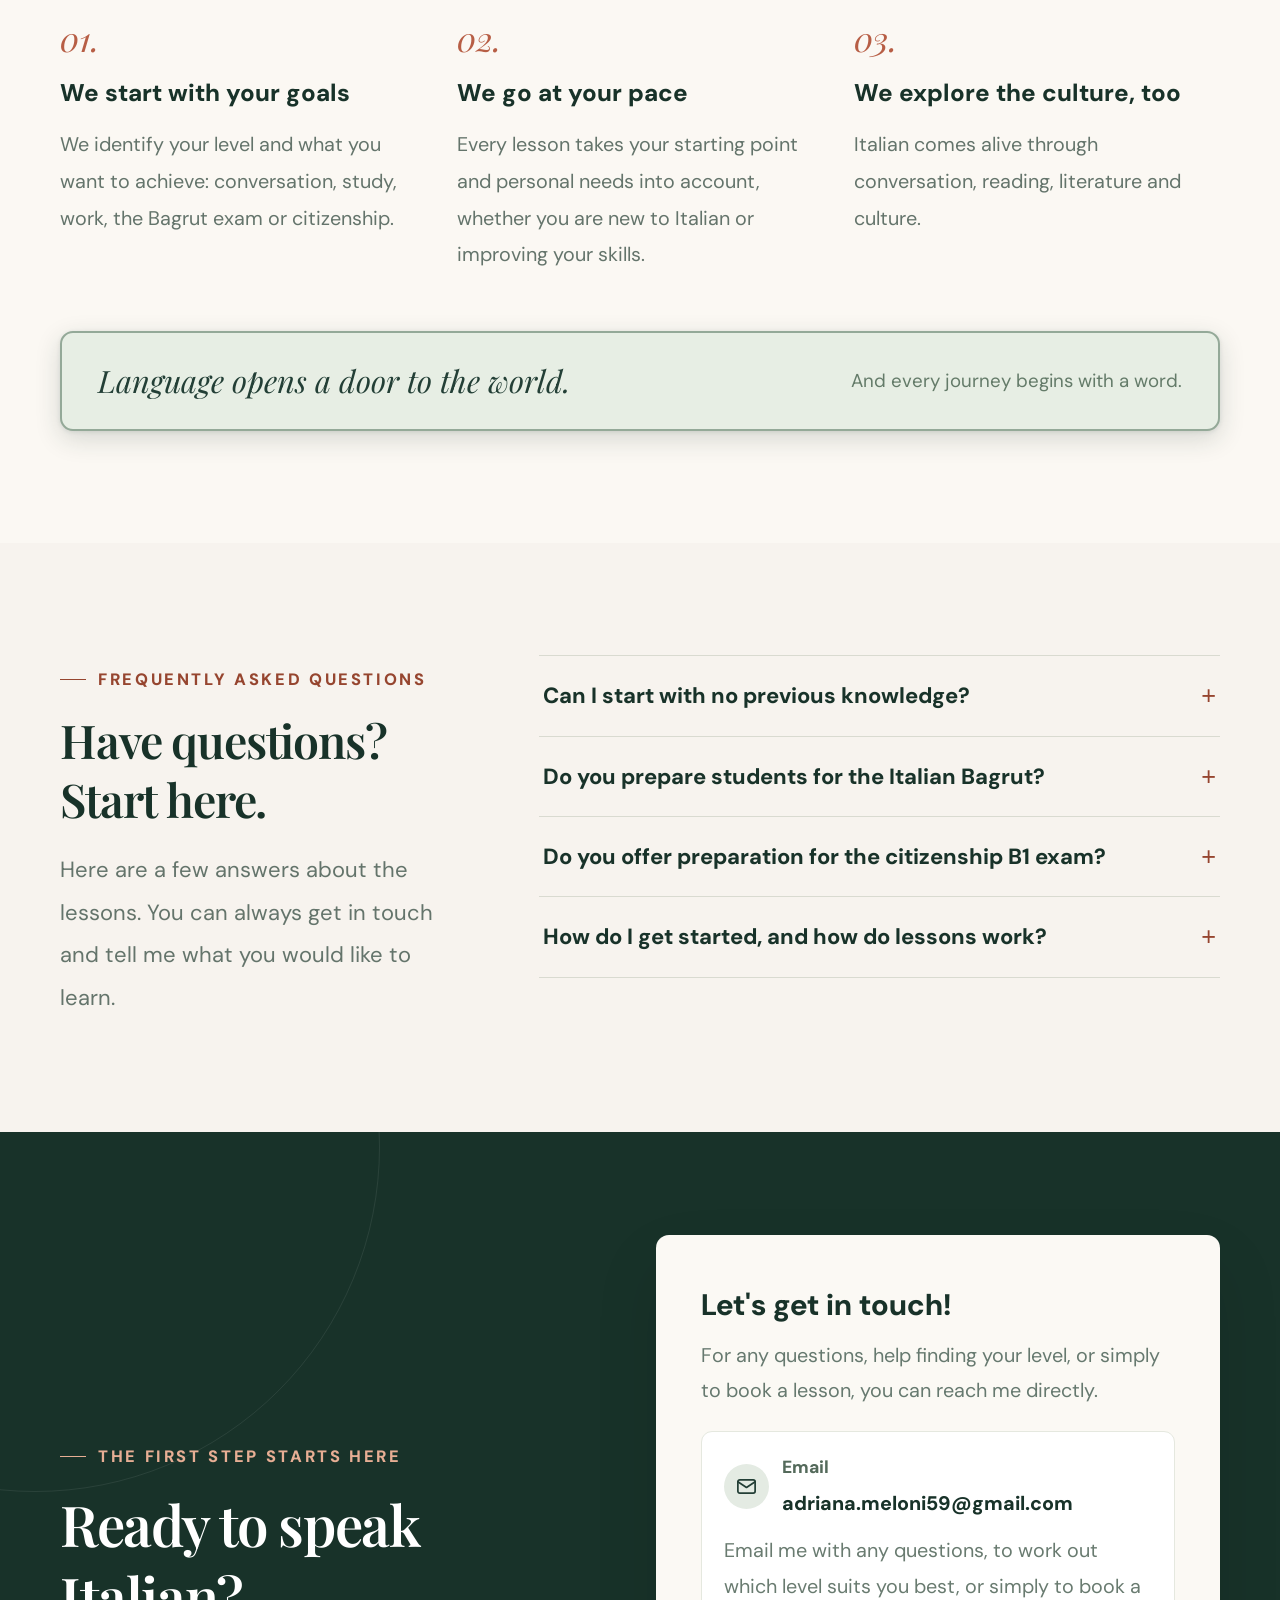
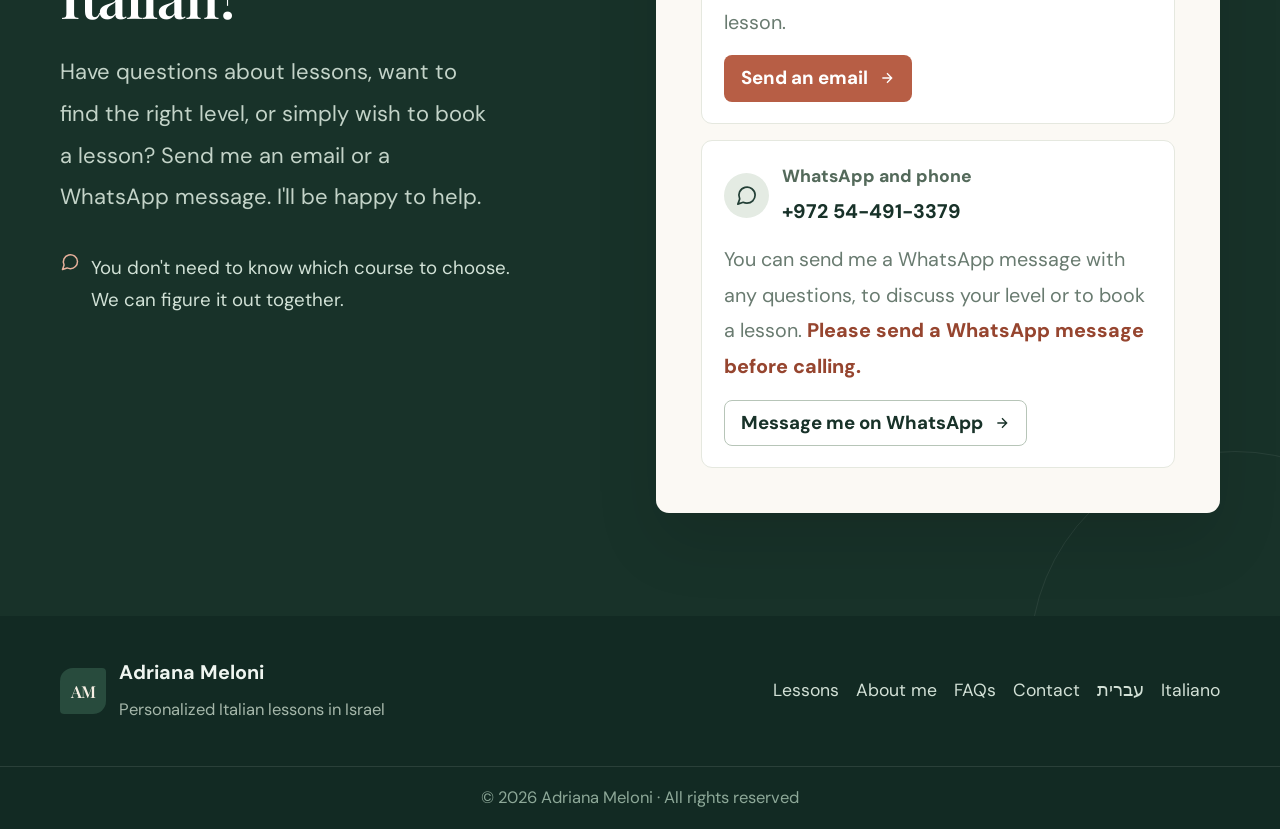
<file: en/index.html>
<!doctype html>
<html lang="en" dir="ltr">
<head>
  <meta charset="utf-8">
  <meta name="viewport" content="width=device-width, initial-scale=1">
  <meta name="theme-color" content="#233f36">
  <meta name="description" content="Private Italian lessons with Adriana Meloni, a teacher with over 40 years of experience. All levels, Israeli Bagrut exam preparation, and the B1 Italian citizenship language exam.">
  <meta property="og:type" content="website">
  <meta property="og:locale" content="en_US">
  <meta property="og:title" content="Learn Italian with Adriana Meloni | Italian Lessons in Israel">
  <meta property="og:description" content="Learn Italian with Adriana Meloni: over 40 years of teaching experience, personalized lessons for every level, and Bagrut and B1 exam preparation.">
  <meta name="color-scheme" content="light">
  <title>Italian Lessons with Adriana Meloni | All Levels, Bagrut and B1</title>
  <link rel="icon" type="image/svg+xml" href="../assets/favicon.svg">
  <link rel="preconnect" href="https://fonts.googleapis.com">
  <link rel="preconnect" href="https://fonts.gstatic.com" crossorigin>
  <link rel="stylesheet" href="../css/styles.css?v=20261123-accessibility-2">
  <script src="../js/main.js?v=20261123-accessibility-2" defer></script>
</head>
<body>
  <a class="skip-link" href="#main">Skip to main content</a>
  <div class="topline" aria-hidden="true"></div>
  <header class="site-header">
    <div class="container header-inner">
      <a class="brand" href="#top" aria-label="Adriana Meloni – back to top">
        <span class="brand-mark" aria-hidden="true">AM</span>
        <span class="brand-text"><span class="brand-name">Adriana Meloni</span><span class="brand-subtitle">Italian language, culture and literature</span></span>
      </a>
      <nav class="site-nav" id="site-nav" data-site-nav aria-label="Main navigation">
        <a href="#lessons">Lessons</a>
        <a href="#about">About me</a>
        <a href="#approach">My approach</a>
        <a href="#faq">FAQs</a>
        <a class="nav-cta" href="#contact">Contact me</a>
      </nav>
      <div class="language-switch" aria-label="Choose a language">
        <a href="../it/" lang="it" aria-label="Italiano">Italiano</a>
        <span class="separator" aria-hidden="true">/</span>
        <a href="./" lang="en" aria-current="page" aria-label="English">English</a>
        <span class="separator" aria-hidden="true">/</span>
        <a href="../" lang="he" dir="rtl" aria-label="עברית">עברית</a>
      </div>
      <button class="menu-toggle" type="button" data-menu-toggle aria-expanded="false" aria-controls="site-nav" aria-label="Open navigation menu">
        <svg viewBox="0 0 24 24" fill="none" stroke="currentColor" stroke-width="1.8" stroke-linecap="round" aria-hidden="true"><path d="M4 7h16M4 12h16M4 17h16"/></svg>
      </button>
    </div>
  </header>

  <main id="main">
    <section class="hero" id="top" aria-labelledby="hero-title">
      <div class="container hero-inner">
        <div class="hero-copy">
          <div class="hero-kicker"><span class="dot" aria-hidden="true"></span> Personalized Italian lessons · All levels · Based in Israel</div>
          <h1 id="hero-title">Learn Italian.<br>Live the language.<em>Parliamo italiano!</em></h1>
          <p class="hero-description">Hello everyone! I'm Adriana Meloni. I've taught Italian language and literature for over 40 years, around the world and especially in Israel. I'll help you find a learning path that suits you, whether you're an absolute beginner or preparing for the Israeli Italian Bagrut or the B1 language exam for Italian citizenship.</p>
          <div class="hero-actions">
            <a class="button button-primary" href="#contact">Let's find the right lesson <svg viewBox="0 0 24 24" fill="none" stroke="currentColor" stroke-width="2" aria-hidden="true"><path d="M5 12h14m-7-7 7 7-7 7"/></svg></a>
            <a class="button button-secondary" href="#lessons">Explore lessons</a>
          </div>
          <p class="hero-note"><svg viewBox="0 0 24 24" fill="none" stroke="currentColor" stroke-width="1.9" aria-hidden="true"><circle cx="12" cy="12" r="9"/><path d="m8 12 2.5 2.5L16 9"/></svg>For beginners, advanced learners and everyone who loves Italian</p>
        </div>
        <div class="hero-visual" aria-label="Portrait of Adriana Meloni">
          <div class="art-card"><img src="../assets/adriana-portrait.jpg" alt="Adriana Meloni smiling in a purple blouse" width="912" height="1616"></div>
          <div class="art-stamp" aria-hidden="true"><span class="small-star">✦</span><span class="stamp-word">Ciao!</span><span class="stamp-small">con Adriana</span></div>
          <div class="art-caption"><span class="caption-title">Una lingua, mille storie.</span><span class="caption-small">Every word opens a new door.</span></div>
        </div>
      </div>
    </section>

    <section class="trust-strip" aria-label="Why learn with Adriana">
      <div class="container trust-inner">
        <div class="trust-item"><span class="trust-icon" aria-hidden="true"><svg viewBox="0 0 24 24" fill="none" stroke="currentColor" stroke-width="1.8"><path d="M3 20h18M6 20V8l6-4 6 4v12M10 10h4M10 14h4M10 18h4"/></svg></span><span class="trust-copy"><strong>Over 40 years of experience</strong><span>Teaching worldwide, especially in Israel</span></span></div>
        <div class="trust-item"><span class="trust-icon" aria-hidden="true"><svg viewBox="0 0 24 24" fill="none" stroke="currentColor" stroke-width="1.8"><path d="M4 19.5V5a2 2 0 0 1 2-2h14v18H6a2 2 0 0 1-2-2.5ZM4 18a2 2 0 0 1 2-2h14M9 7h7M9 11h7"/></svg></span><span class="trust-copy"><strong>From absolute beginner to advanced</strong><span>Lessons tailored to your level and goals</span></span></div>
        <div class="trust-item"><span class="trust-icon" aria-hidden="true"><svg viewBox="0 0 24 24" fill="none" stroke="currentColor" stroke-width="1.8"><path d="M12 3 3 7.5l9 4.5 9-4.5L12 3ZM6 10v6c3.5 3.5 8.5 3.5 12 0v-6M21 8v8"/></svg></span><span class="trust-copy"><strong>Bagrut and citizenship</strong><span>Bagrut and B1 exam preparation</span></span></div>
      </div>
    </section>

    <section class="section lessons" id="lessons" aria-labelledby="lessons-heading">
      <div class="container">
        <div class="section-intro">
          <span class="eyebrow">Learn your way</span>
          <h2 class="section-title" id="lessons-heading">There are so many reasons<br>to learn Italian. What's yours?</h2>
          <p class="section-desc">For travel, studies, work, citizenship, or simply the pleasure of discovering a beautiful language. Every learning journey starts with you.</p>
        </div>
        <div class="lesson-grid">
          <article class="lesson-card">
            <span class="lesson-icon" aria-hidden="true"><svg viewBox="0 0 24 24" fill="none" stroke="currentColor"><path d="M4 19.5V5a2 2 0 0 1 2-2h14v18H6a2 2 0 0 1-2-2.5ZM4 18a2 2 0 0 1 2-2h14M8 8h8M8 12h5"/></svg></span>
            <h3>Italian for all levels</h3>
            <p>From complete beginners to advanced learners: vocabulary, grammar, reading, writing and the confidence to use Italian.</p>
            <a class="lesson-link" href="#contact">Ask about lessons <svg viewBox="0 0 24 24" fill="none" stroke="currentColor" stroke-width="2" aria-hidden="true"><path d="M5 12h14m-7-7 7 7-7 7"/></svg></a>
          </article>
          <article class="lesson-card">
            <span class="lesson-icon" aria-hidden="true"><svg viewBox="0 0 24 24" fill="none" stroke="currentColor"><path d="m4 19 5-1 10-10-4-4L5 14l-1 5ZM13 6l4 4M4 22h16"/></svg></span>
            <h3>Italian Bagrut exam</h3>
            <p>Focused preparation for high-school students taking the Israeli Italian Bagrut exam, drawing on experience since 2012.</p>
            <a class="lesson-link" href="#contact">Learn about exam preparation <svg viewBox="0 0 24 24" fill="none" stroke="currentColor" stroke-width="2" aria-hidden="true"><path d="M5 12h14m-7-7 7 7-7 7"/></svg></a>
          </article>
          <article class="lesson-card">
            <span class="lesson-icon" aria-hidden="true"><svg viewBox="0 0 24 24" fill="none" stroke="currentColor"><path d="M12 22s7-4 7-11V5l-7-3-7 3v6c0 7 7 11 7 11ZM9 12l2 2 4-4"/></svg></span>
            <h3>B1 exam for Italian citizenship</h3>
            <p>Targeted language preparation for those taking the B1 Italian exam required for Italian citizenship.</p>
            <a class="lesson-link" href="#contact">Ask about B1 preparation <svg viewBox="0 0 24 24" fill="none" stroke="currentColor" stroke-width="2" aria-hidden="true"><path d="M5 12h14m-7-7 7 7-7 7"/></svg></a>
          </article>
          <article class="lesson-card">
            <span class="lesson-icon" aria-hidden="true"><svg viewBox="0 0 24 24" fill="none" stroke="currentColor"><path d="M20 11.5a7.5 7.5 0 0 1-7.5 7.5 8 8 0 0 1-3.5-.8L4 20l1.8-4.5A7.5 7.5 0 1 1 20 11.5ZM9 10h6m-6 4h4"/></svg></span>
            <h3>Conversation and culture</h3>
            <p>For students who want to speak more naturally and explore Italian literature and culture.</p>
            <a class="lesson-link" href="#contact">Let's talk <svg viewBox="0 0 24 24" fill="none" stroke="currentColor" stroke-width="2" aria-hidden="true"><path d="M5 12h14m-7-7 7 7-7 7"/></svg></a>
          </article>
        </div>
      </div>
    </section>

    <section class="section about" id="about" aria-labelledby="about-heading">
      <div class="container about-grid">
        <div class="about-media">
          <div class="portrait-frame"><img src="../assets/adriana-in-italy.jpg" alt="Adriana in an Italian city square with historic buildings" width="744" height="1525" loading="lazy"></div>
          <div class="portrait-label"><strong>Adriana Meloni</strong><span>Italian is my passion</span></div>
        </div>
        <div class="about-copy">
          <span class="eyebrow">Hello everyone!</span>
          <h2 class="section-title" id="about-heading">A lifetime devoted<br>to the Italian language.</h2>
                    <p>I’m <strong>Adriana Meloni</strong>, and I’ve taught Italian language and literature for more than 40 years, especially in Israel. I began teaching in France before earning my degree in Modern Literature at the University of Strasbourg in 1985, with a thesis on the Italian and French Renaissance.</p>
          <p>From 1984 to 1986, I taught languages in France, including at the Strasbourg Chamber of Commerce. Later, in Milan, I taught French language and literature at Sally Mayer High School from 1988 to 1990, and at private schools until 1992.</p>
          <p>From 1992 to 2000, I worked as an editorial reader for Bompiani and Mondadori. I also translated two art books from Italian into French and wrote editorial notes for Bompiani and Mondadori on a book by Elie Wiesel.</p>
          <p>After moving to Israel in 2000, I taught at the Open University, the Italian Cultural Institute in Tel Aviv, and the institution now known as Reichman University in Herzliya. I also gave lectures on Italian literature, and since 2012 I’ve prepared students for the Israeli Italian matriculation exam (Bagrut).</p>
          <p>In 2013, I followed the master’s course in teaching Italian as a second language (L2) at the University for Foreigners of Perugia, completing all the coursework examinations and assessments without receiving the master’s degree. In 2020, I undertook training at the University of Siena in teaching Italian and preparing students for the B1 exam required for Italian citizenship. Since 2021, I’ve focused on personalized private lessons.</p>
          <div class="credential-list" aria-label="Career highlights">
            <div class="credential"><span class="year">1984–1986</span><span class="credential-copy">Language teaching in France, including the Strasbourg Chamber of Commerce</span></div>
            <div class="credential"><span class="year">1988–1992</span><span class="credential-copy">Sally Mayer High School (1988–1990) and private schools, Milan</span></div>
            <div class="credential"><span class="year">1992–2000</span><span class="credential-copy">Editorial reading for Bompiani and Mondadori; translations</span></div>
            <div class="credential"><span class="year">2003–2021</span><span class="credential-copy">Italian language and literature teacher at the Italian Cultural Institute, Tel Aviv</span></div>
            <div class="credential"><span class="year">2011–2020</span><span class="credential-copy">Italian language lecturer at Reichman University, Herzliya</span></div>
            <div class="credential"><span class="year">2013</span><span class="credential-copy">Master’s coursework in Italian L2 teaching, Perugia: all exams and assessments completed</span></div>
            <div class="credential"><span class="year">2020</span><span class="credential-copy">Training in Italian teaching and B1 citizenship exam preparation, Siena</span></div>
          </div>
          <a class="button button-secondary" href="#contact">Tell me what you want to learn</a>
        </div>
      </div>
    </section>

    <section class="section approach" id="approach" aria-labelledby="approach-heading">
      <div class="container">
        <div class="section-intro">
          <span class="eyebrow">Give purpose to your learning</span>
          <h2 class="section-title" id="approach-heading">Your journey, step by step.</h2>
          <p class="section-desc">University teaching experience, exam preparation and a deep knowledge of Italian culture, all brought together in lessons designed around your needs.</p>
        </div>
        <div class="approach-grid">
          <div class="approach-item"><span class="approach-num">01.</span><h3>We start with your goals</h3><p>We identify your level and what you want to achieve: conversation, study, work, the Bagrut exam or citizenship.</p></div>
          <div class="approach-item"><span class="approach-num">02.</span><h3>We go at your pace</h3><p>Every lesson takes your starting point and personal needs into account, whether you are new to Italian or improving your skills.</p></div>
          <div class="approach-item"><span class="approach-num">03.</span><h3>We explore the culture, too</h3><p>Italian comes alive through conversation, reading, literature and culture.</p></div>
        </div>
        <div class="italian-phrase"><span class="phrase">Language opens a door to the world.</span><span class="phrase-caption">And every journey begins with a word.</span></div>
      </div>
    </section>

    <section class="section faq" id="faq" aria-labelledby="faq-heading">
      <div class="container faq-grid">
        <div>
          <span class="eyebrow">Frequently asked questions</span>
          <h2 class="section-title" id="faq-heading">Have questions?<br>Start here.</h2>
          <p class="section-desc">Here are a few answers about the lessons. You can always get in touch and tell me what you would like to learn.</p>
        </div>
        <div class="faq-items">
          <details><summary><span class="faq-question">Can I start with no previous knowledge?</span></summary><p>Absolutely. Lessons are available at every level, including complete beginners who have never studied Italian.</p></details>
          <details><summary><span class="faq-question">Do you prepare students for the Italian Bagrut?</span></summary><p>Yes. I've prepared students for the Israeli Italian Bagrut since 2012, including through my teaching experience at Ironi Alef High School in Tel Aviv.</p></details>
          <details><summary><span class="faq-question">Do you offer preparation for the citizenship B1 exam?</span></summary><p>Yes. I provide focused language preparation for the B1 level required during the Italian citizenship process.</p></details>
          <details><summary><span class="faq-question">How do I get started, and how do lessons work?</span></summary><p>Contact me and tell me a little about your level and goals. We can discuss the details and arrange a suitable lesson format together.</p></details>
        </div>
      </div>
    </section>

    <section class="contact" id="contact" aria-labelledby="contact-heading">
      <div class="container contact-grid">
        <div class="contact-copy">
          <span class="eyebrow">The first step starts here</span>
          <h2 class="section-title" id="contact-heading">Ready to speak<br>Italian?</h2>
          <p>Have questions about lessons, want to find the right level, or simply wish to book a lesson? Send me an email or a WhatsApp message. I'll be happy to help.</p>
          <div class="contact-small-note"><svg viewBox="0 0 24 24" fill="none" stroke="currentColor" stroke-width="1.8" stroke-linecap="round" stroke-linejoin="round" aria-hidden="true"><path d="M21 11.5a8.5 8.5 0 0 1-8.5 8.5 9 9 0 0 1-4-.9L3 21l1.9-5.4A8.5 8.5 0 1 1 21 11.5Z"/></svg><span>You don't need to know which course to choose. We can figure it out together.</span></div>
        </div>
        <div class="contact-panel">
          <h3>Let's get in touch!</h3>
          <p class="panel-description">For any questions, help finding your level, or simply to book a lesson, you can reach me directly.</p>
          <div class="contact-methods">
            <div class="contact-method">
              <div class="contact-method-top">
                <span class="contact-method-icon"><svg viewBox="0 0 24 24" fill="none" stroke="currentColor" stroke-width="1.8" stroke-linecap="round" stroke-linejoin="round" aria-hidden="true"><rect x="3" y="5" width="18" height="14" rx="2"/><path d="m3 7 9 6 9-6"/></svg></span>
                <div class="contact-method-details">
                  <h4>Email</h4>
                  <a class="contact-method-detail" href="mailto:adriana.meloni59@gmail.com" dir="ltr">adriana.meloni59@gmail.com</a>
                </div>
              </div>
              <p>Email me with any questions, to work out which level suits you best, or simply to book a lesson.</p>
              <a class="button button-primary contact-method-action" href="mailto:adriana.meloni59@gmail.com">Send an email <svg viewBox="0 0 24 24" fill="none" stroke="currentColor" stroke-width="2" aria-hidden="true"><path d="M5 12h14m-7-7 7 7-7 7"/></svg></a>
            </div>
            <div class="contact-method">
              <div class="contact-method-top">
                <span class="contact-method-icon"><svg viewBox="0 0 24 24" fill="none" stroke="currentColor" stroke-width="1.8" stroke-linecap="round" stroke-linejoin="round" aria-hidden="true"><path d="M21 11.5a8.5 8.5 0 0 1-8.5 8.5 9 9 0 0 1-4-.9L3 21l1.9-5.4A8.5 8.5 0 1 1 21 11.5Z"/></svg></span>
                <div class="contact-method-details">
                  <h4>WhatsApp and phone</h4>
                  <a class="contact-method-detail" href="tel:+972544913379" dir="ltr" aria-label="Call Adriana by phone">+972 54-491-3379</a>
                </div>
              </div>
              <p>You can send me a WhatsApp message with any questions, to discuss your level or to book a lesson. <strong>Please send a WhatsApp message before calling.</strong></p>
              <a class="button button-secondary contact-method-action" href="https://wa.me/972544913379" target="_blank" rel="noopener noreferrer">Message me on WhatsApp <svg viewBox="0 0 24 24" fill="none" stroke="currentColor" stroke-width="2" aria-hidden="true"><path d="M5 12h14m-7-7 7 7-7 7"/></svg></a>
            </div>
          </div>
        </div>
      </div>
    </section>
  </main>
  <footer class="site-footer">
    <div class="container footer-inner">
      <div class="footer-brand"><span class="brand-mark" aria-hidden="true">AM</span><div><strong>Adriana Meloni</strong><span>Personalized Italian lessons in Israel</span></div></div>
      <nav class="footer-links" aria-label="Footer links"><a href="#lessons">Lessons</a><a href="#about">About me</a><a href="#faq">FAQs</a><a href="#contact">Contact</a><a href="../" lang="he" dir="rtl">עברית</a><a href="../it/" lang="it">Italiano</a></nav>
    </div>
    <div class="footer-bottom">© <span data-year>2026</span> Adriana Meloni · All rights reserved</div>
  </footer>
  <div class="font-controls" role="group" aria-label="Text size">
    <button type="button" data-font-decrease aria-label="Decrease text size" title="Decrease text size">A−</button>
    <output class="font-indicator" data-font-indicator aria-live="polite">110%</output>
    <button type="button" data-font-increase aria-label="Increase text size" title="Increase text size">A+</button>
  </div>
</body>
</html>
</file>
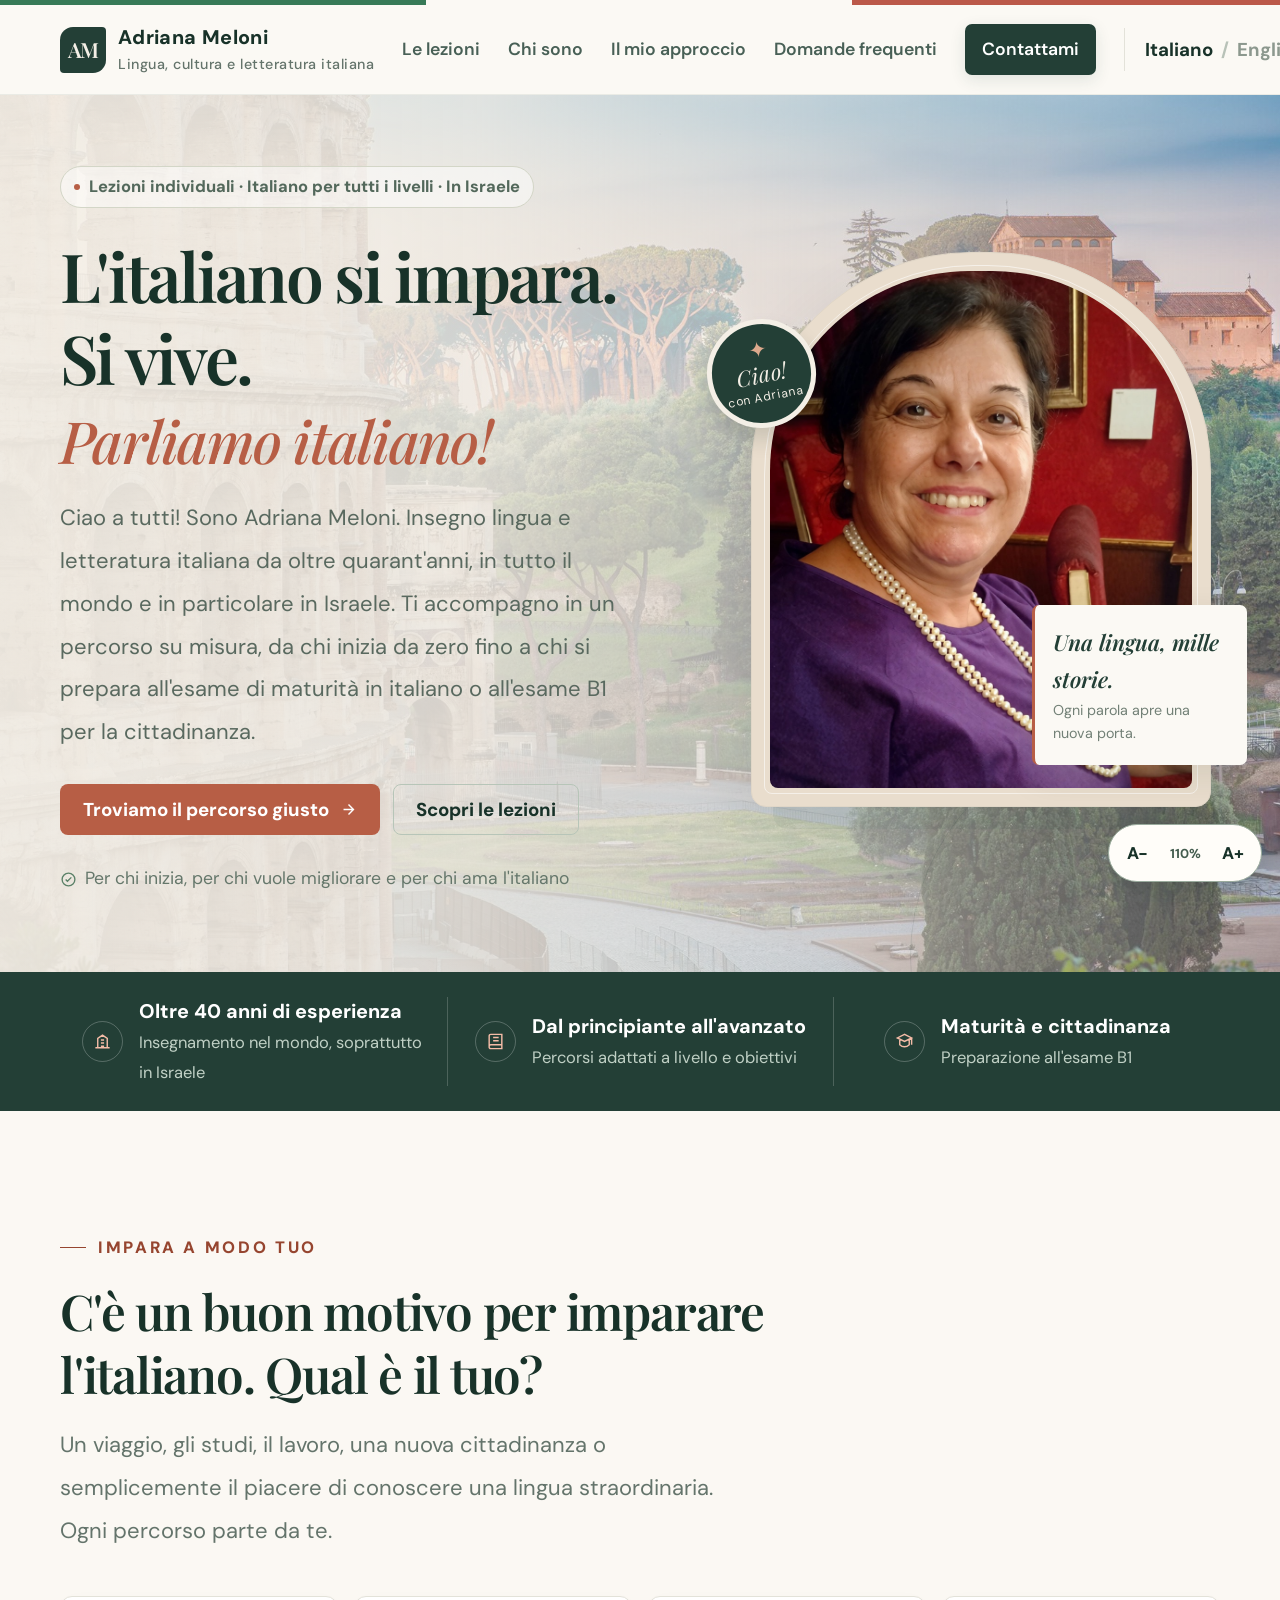
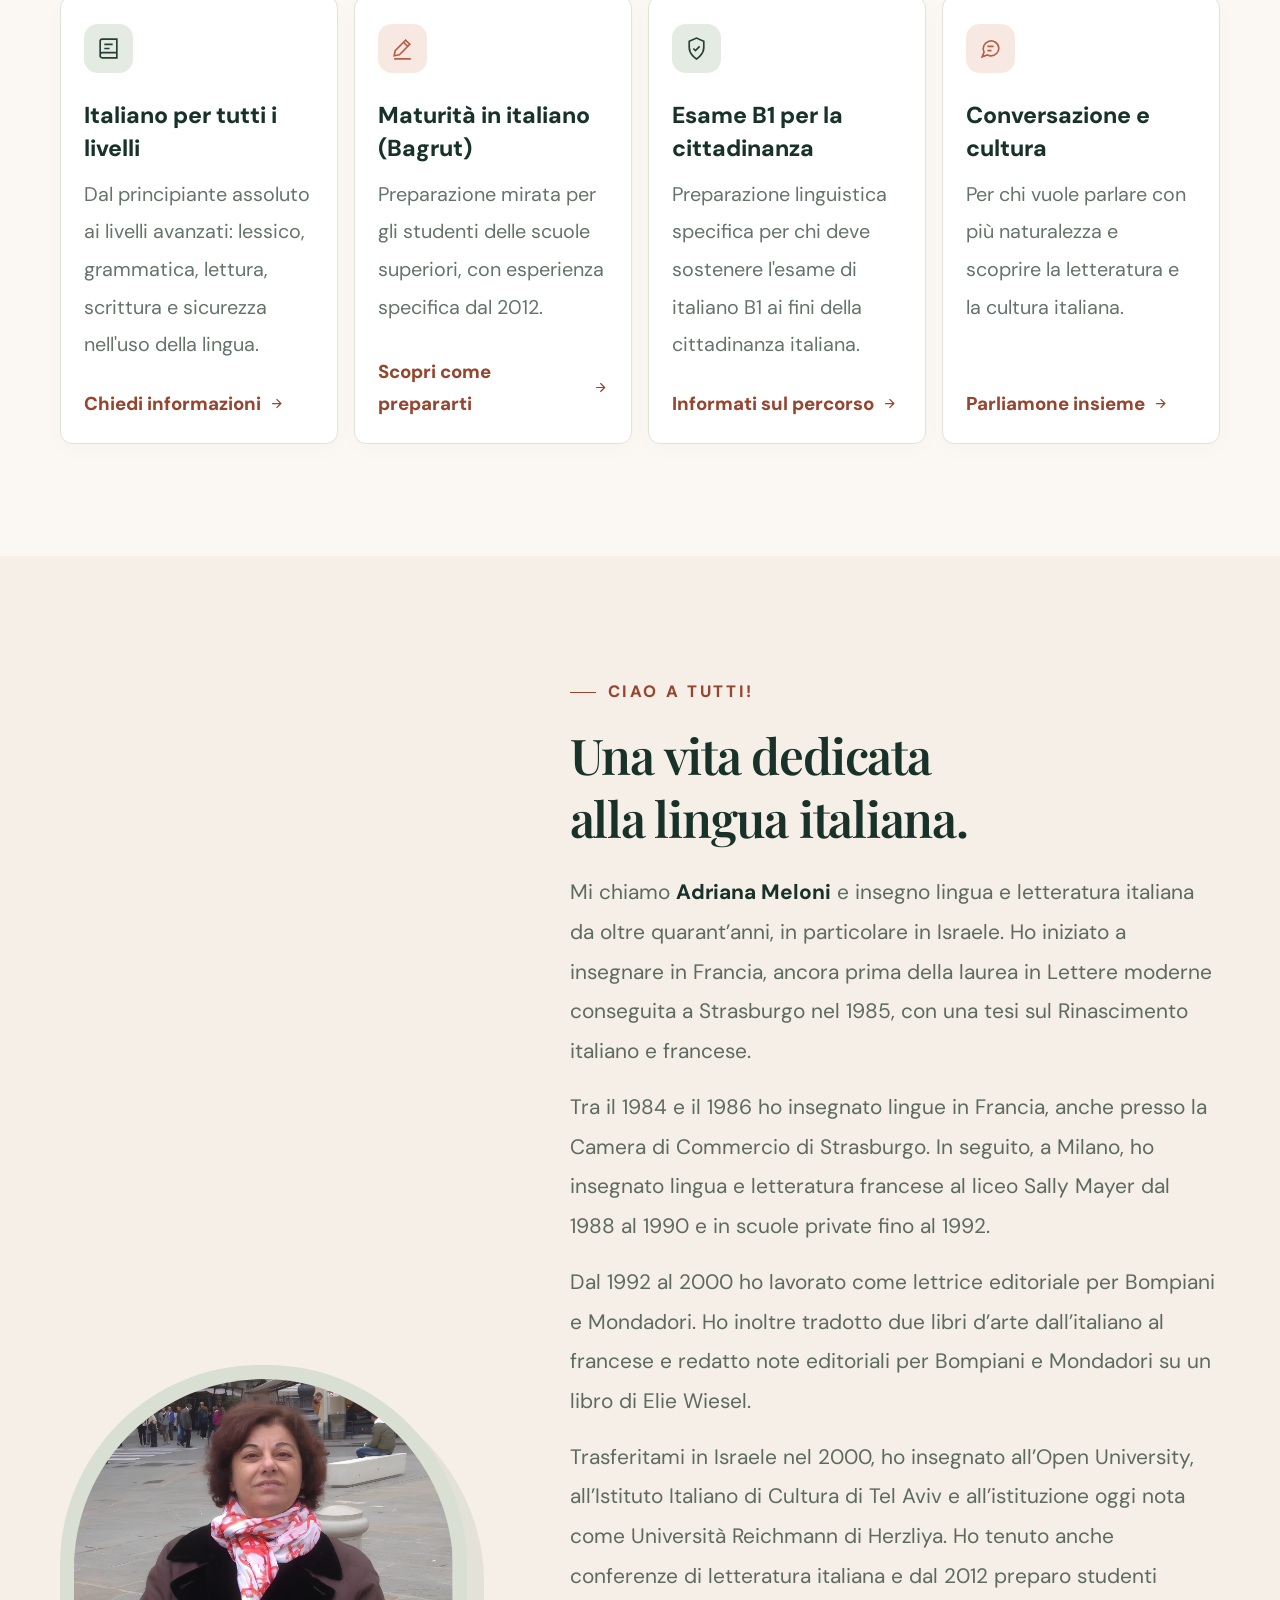
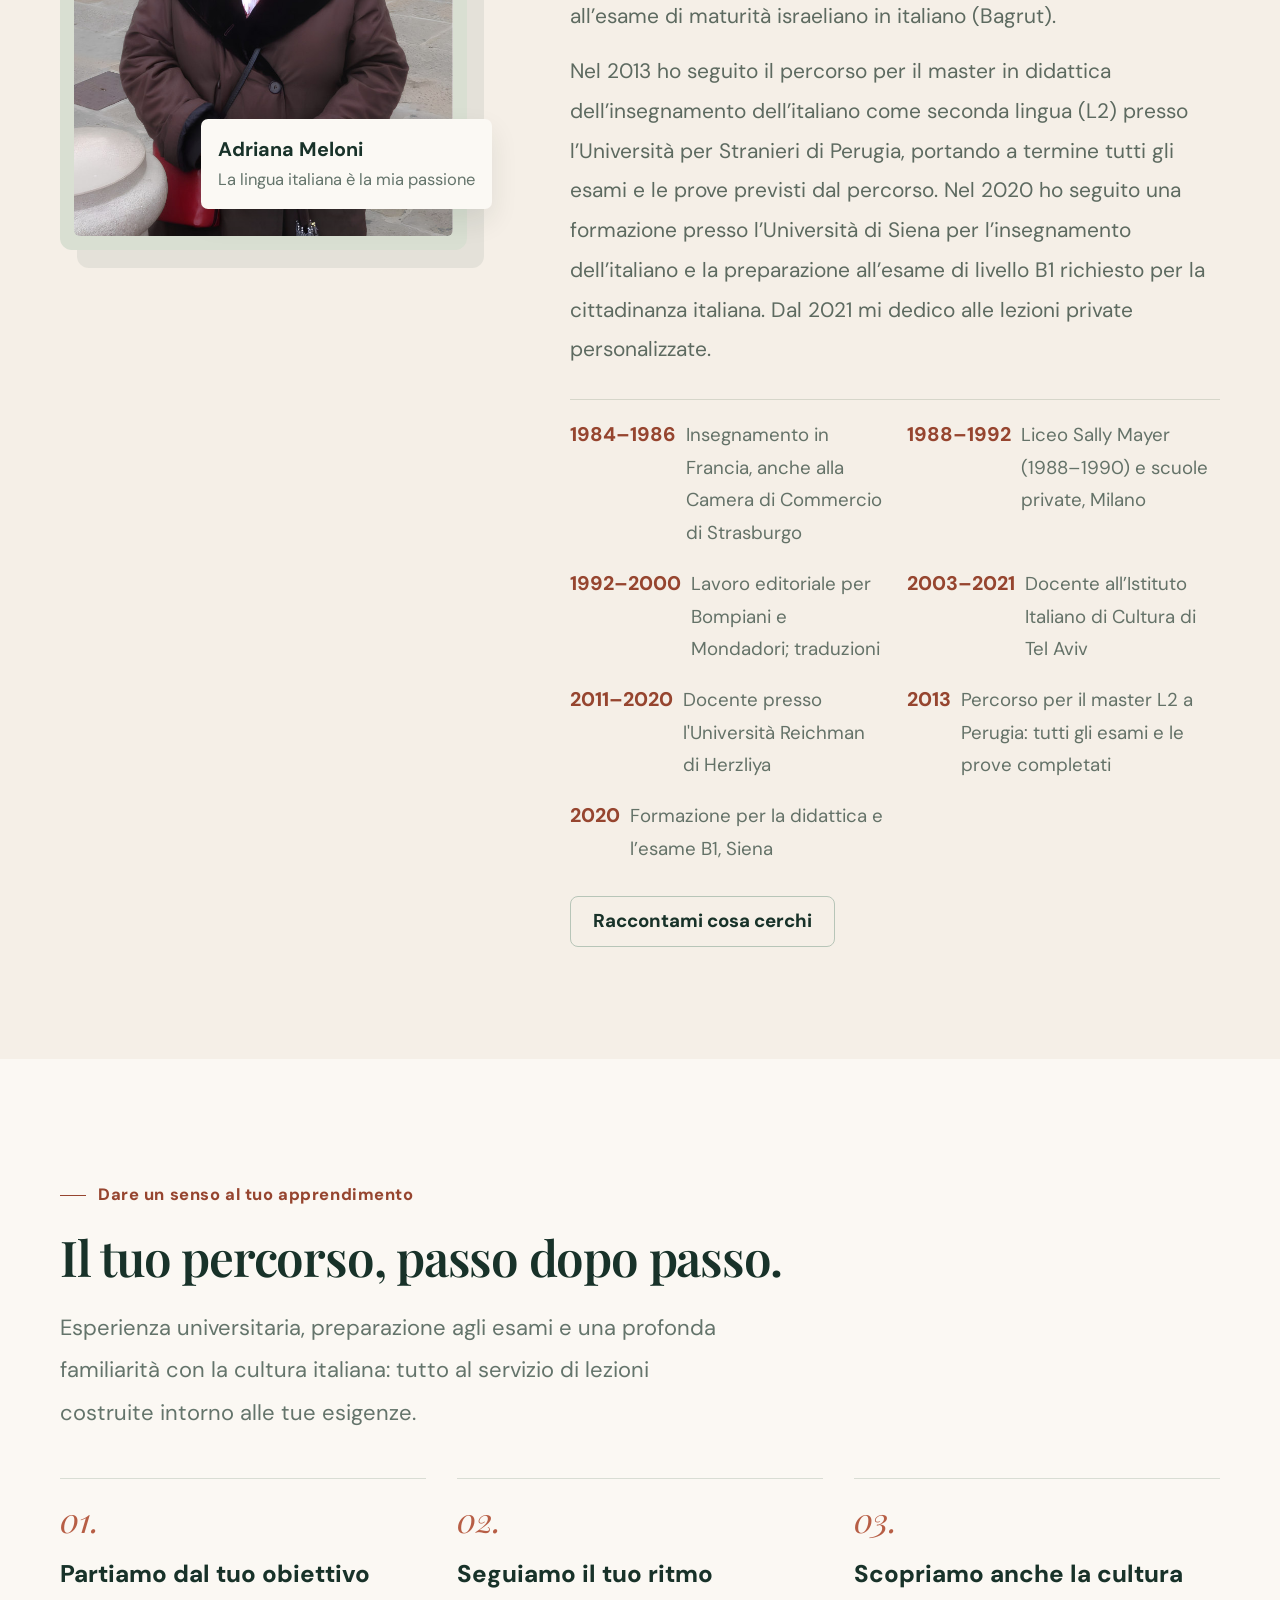
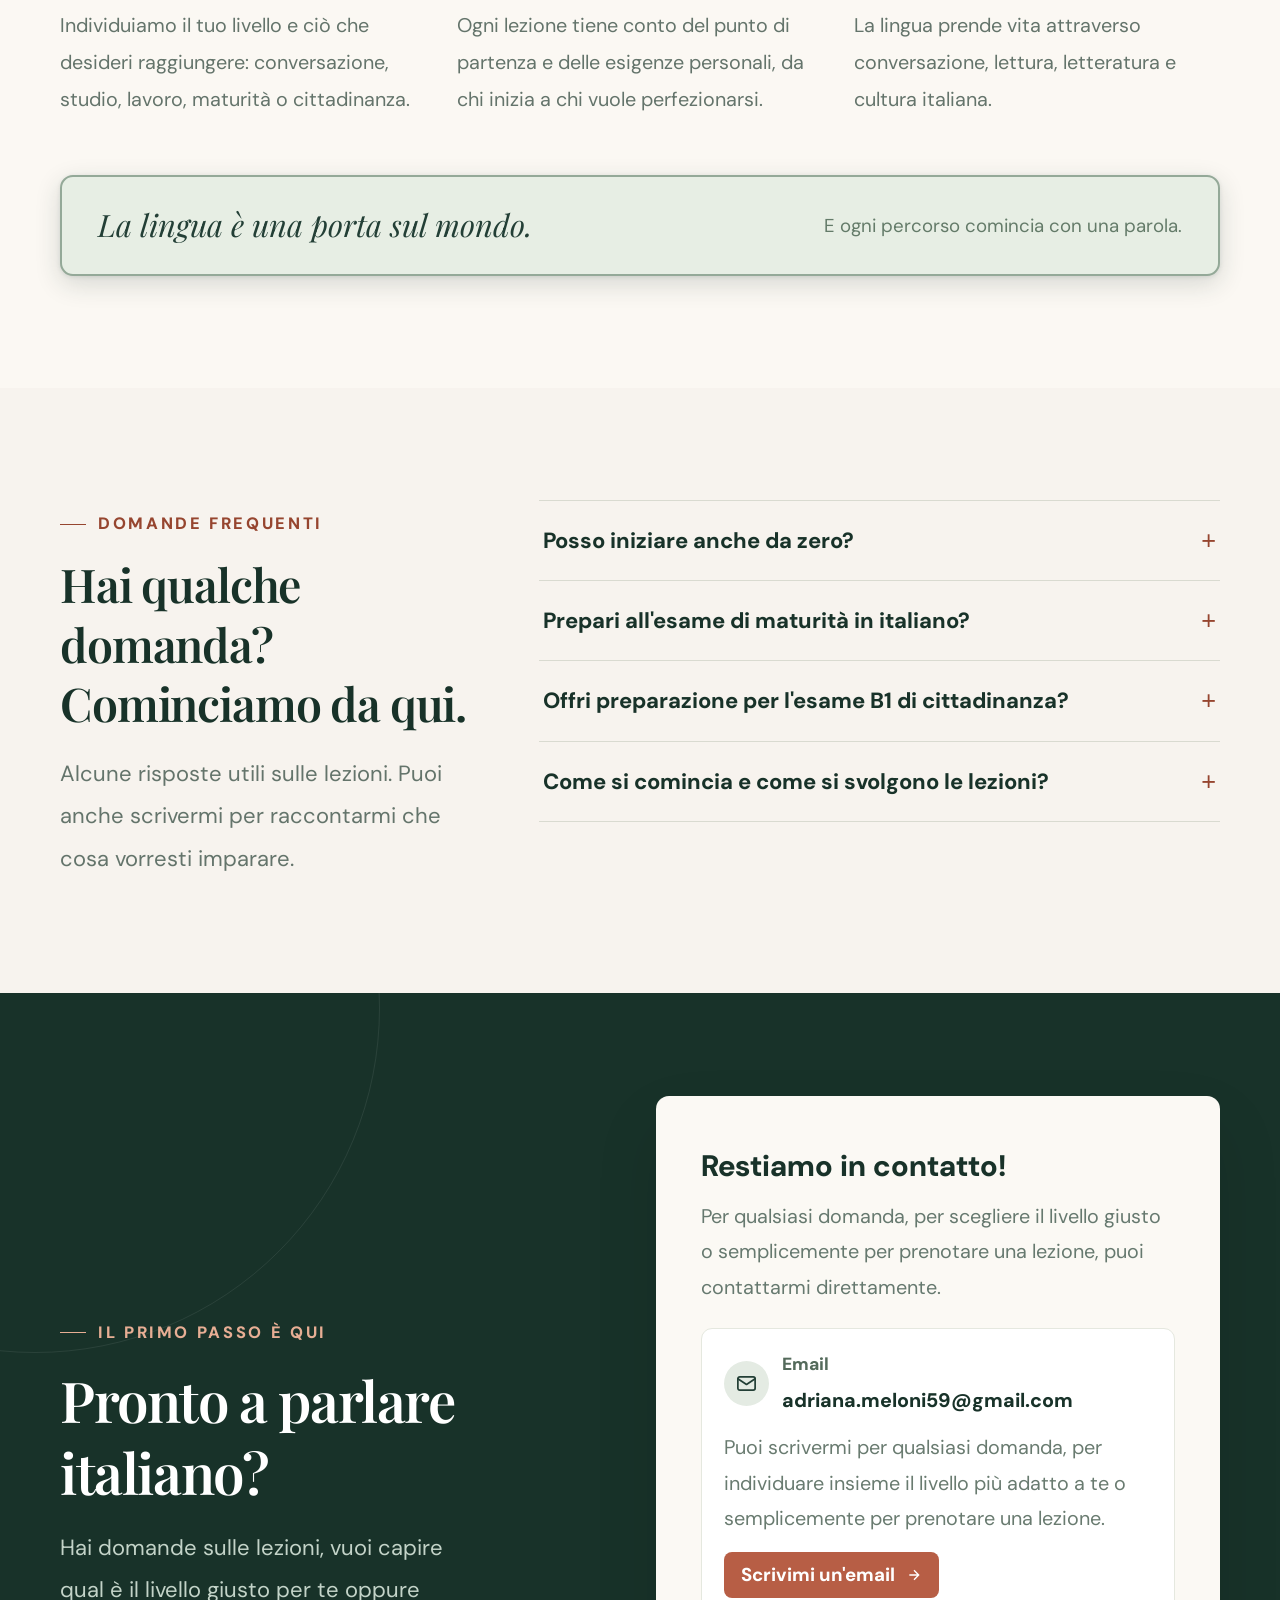
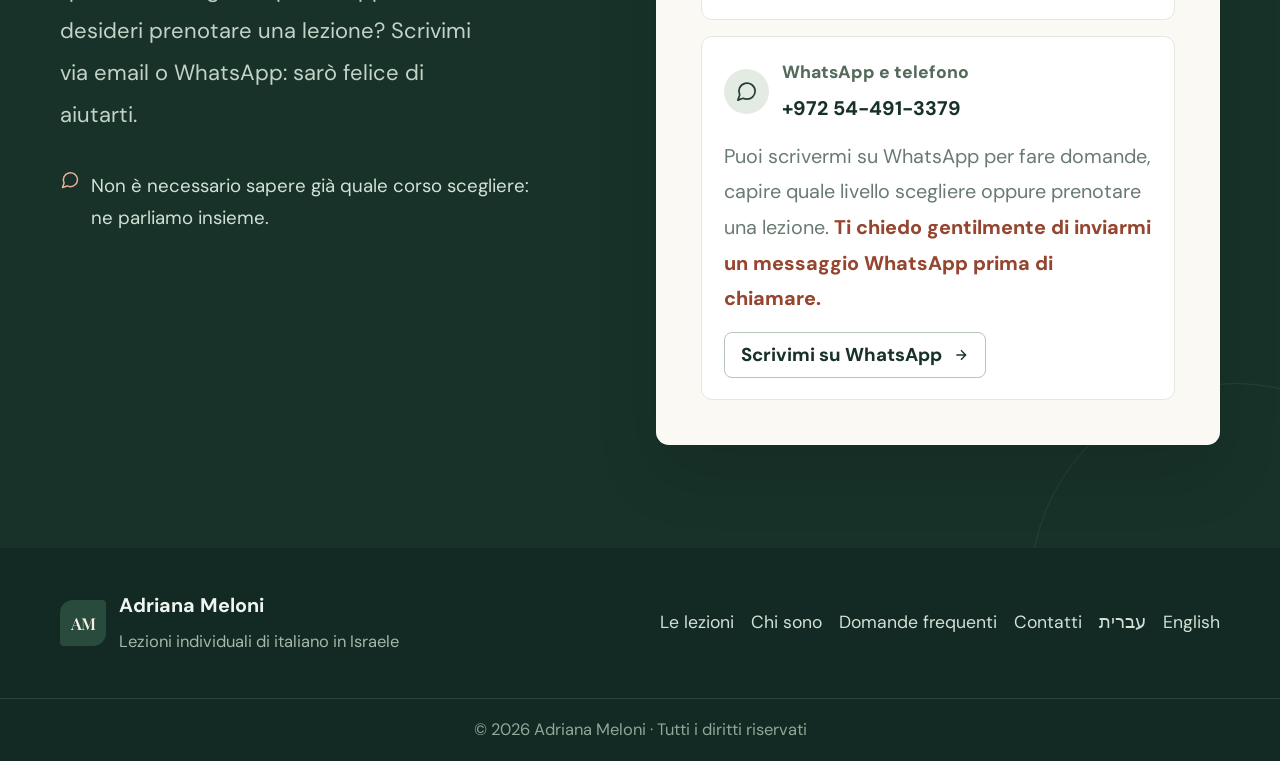
<file: it/index.html>
<!doctype html>
<html lang="it" dir="ltr">
<head>
  <meta charset="utf-8">
  <meta name="viewport" content="width=device-width, initial-scale=1">
  <meta name="theme-color" content="#233f36">
  <meta name="description" content="Lezioni private di italiano con Adriana Meloni, oltre 40 anni di esperienza. Corsi per tutti i livelli, preparazione alla maturità e all'esame B1 per la cittadinanza italiana.">
  <meta property="og:type" content="website">
  <meta property="og:locale" content="it_IT">
  <meta property="og:title" content="Italiano con Adriana Meloni | Lezioni di italiano in Israele">
  <meta property="og:description" content="Impara l'italiano con Adriana Meloni: oltre 40 anni di esperienza, lezioni su misura e preparazione alla maturità e all'esame B1.">
  <meta name="color-scheme" content="light">
  <title>Lezioni di italiano con Adriana Meloni | Tutti i livelli, maturità e B1</title>
  <link rel="icon" type="image/svg+xml" href="../assets/favicon.svg">
  <link rel="preconnect" href="https://fonts.googleapis.com">
  <link rel="preconnect" href="https://fonts.gstatic.com" crossorigin>
  <link rel="stylesheet" href="../css/styles.css?v=20261123-accessibility-2">
  <script src="../js/main.js?v=20261123-accessibility-2" defer></script>
</head>
<body>
  <a class="skip-link" href="#main">Vai al contenuto principale</a>
  <div class="topline" aria-hidden="true"></div>
  <header class="site-header">
    <div class="container header-inner">
      <a class="brand" href="#top" aria-label="Adriana Meloni – torna all'inizio">
        <span class="brand-mark" aria-hidden="true">AM</span>
        <span class="brand-text"><span class="brand-name">Adriana Meloni</span><span class="brand-subtitle">Lingua, cultura e letteratura italiana</span></span>
      </a>
      <nav class="site-nav" id="site-nav" data-site-nav aria-label="Navigazione principale">
        <a href="#lessons">Le lezioni</a>
        <a href="#about">Chi sono</a>
        <a href="#approach">Il mio approccio</a>
        <a href="#faq">Domande frequenti</a>
        <a class="nav-cta" href="#contact">Contattami</a>
      </nav>
      <div class="language-switch" aria-label="Seleziona la lingua">
        <a href="./" lang="it" aria-current="page" aria-label="Italiano">Italiano</a>
        <span class="separator" aria-hidden="true">/</span>
        <a href="../en/" lang="en" aria-label="English">English</a>
        <span class="separator" aria-hidden="true">/</span>
        <a href="../" lang="he" dir="rtl" aria-label="עברית">עברית</a>
      </div>
      <button class="menu-toggle" type="button" data-menu-toggle aria-expanded="false" aria-controls="site-nav" aria-label="Apri il menu di navigazione">
        <svg viewBox="0 0 24 24" fill="none" stroke="currentColor" stroke-width="1.8" stroke-linecap="round" aria-hidden="true"><path d="M4 7h16M4 12h16M4 17h16"/></svg>
      </button>
    </div>
  </header>

  <main id="main">
    <section class="hero" id="top" aria-labelledby="hero-title">
      <div class="container hero-inner">
        <div class="hero-copy">
          <div class="hero-kicker"><span class="dot" aria-hidden="true"></span> Lezioni individuali · Italiano per tutti i livelli · In Israele</div>
          <h1 id="hero-title">L'italiano si impara.<br>Si vive.<em>Parliamo italiano!</em></h1>
          <p class="hero-description">Ciao a tutti! Sono Adriana Meloni. Insegno lingua e letteratura italiana da oltre quarant'anni, in tutto il mondo e in particolare in Israele. Ti accompagno in un percorso su misura, da chi inizia da zero fino a chi si prepara all'esame di maturità in italiano o all'esame B1 per la cittadinanza.</p>
          <div class="hero-actions">
            <a class="button button-primary" href="#contact">Troviamo il percorso giusto <svg viewBox="0 0 24 24" fill="none" stroke="currentColor" stroke-width="2" aria-hidden="true"><path d="M5 12h14m-7-7 7 7-7 7"/></svg></a>
            <a class="button button-secondary" href="#lessons">Scopri le lezioni</a>
          </div>
          <p class="hero-note"><svg viewBox="0 0 24 24" fill="none" stroke="currentColor" stroke-width="1.9" aria-hidden="true"><circle cx="12" cy="12" r="9"/><path d="m8 12 2.5 2.5L16 9"/></svg>Per chi inizia, per chi vuole migliorare e per chi ama l'italiano</p>
        </div>
        <div class="hero-visual" aria-label="Ritratto di Adriana Meloni">
          <div class="art-card"><img src="../assets/adriana-portrait.jpg" alt="Adriana Meloni sorridente con una maglia viola" width="912" height="1616"></div>
          <div class="art-stamp" aria-hidden="true"><span class="small-star">✦</span><span class="stamp-word">Ciao!</span><span class="stamp-small">con Adriana</span></div>
          <div class="art-caption"><span class="caption-title">Una lingua, mille storie.</span><span class="caption-small">Ogni parola apre una nuova porta.</span></div>
        </div>
      </div>
    </section>

    <section class="trust-strip" aria-label="I punti di forza">
      <div class="container trust-inner">
        <div class="trust-item"><span class="trust-icon" aria-hidden="true"><svg viewBox="0 0 24 24" fill="none" stroke="currentColor" stroke-width="1.8"><path d="M3 20h18M6 20V8l6-4 6 4v12M10 10h4M10 14h4M10 18h4"/></svg></span><span class="trust-copy"><strong>Oltre 40 anni di esperienza</strong><span>Insegnamento nel mondo, soprattutto in Israele</span></span></div>
        <div class="trust-item"><span class="trust-icon" aria-hidden="true"><svg viewBox="0 0 24 24" fill="none" stroke="currentColor" stroke-width="1.8"><path d="M4 19.5V5a2 2 0 0 1 2-2h14v18H6a2 2 0 0 1-2-2.5ZM4 18a2 2 0 0 1 2-2h14M9 7h7M9 11h7"/></svg></span><span class="trust-copy"><strong>Dal principiante all'avanzato</strong><span>Percorsi adattati a livello e obiettivi</span></span></div>
        <div class="trust-item"><span class="trust-icon" aria-hidden="true"><svg viewBox="0 0 24 24" fill="none" stroke="currentColor" stroke-width="1.8"><path d="M12 3 3 7.5l9 4.5 9-4.5L12 3ZM6 10v6c3.5 3.5 8.5 3.5 12 0v-6M21 8v8"/></svg></span><span class="trust-copy"><strong>Maturità e cittadinanza</strong><span>Preparazione all'esame B1</span></span></div>
      </div>
    </section>

    <section class="section lessons" id="lessons" aria-labelledby="lessons-heading">
      <div class="container">
        <div class="section-intro">
          <span class="eyebrow">Impara a modo tuo</span>
          <h2 class="section-title" id="lessons-heading">C'è un buon motivo per imparare<br>l'italiano. Qual è il tuo?</h2>
          <p class="section-desc">Un viaggio, gli studi, il lavoro, una nuova cittadinanza o semplicemente il piacere di conoscere una lingua straordinaria. Ogni percorso parte da te.</p>
        </div>
        <div class="lesson-grid">
          <article class="lesson-card">
            <span class="lesson-icon" aria-hidden="true"><svg viewBox="0 0 24 24" fill="none" stroke="currentColor"><path d="M4 19.5V5a2 2 0 0 1 2-2h14v18H6a2 2 0 0 1-2-2.5ZM4 18a2 2 0 0 1 2-2h14M8 8h8M8 12h5"/></svg></span>
            <h3>Italiano per tutti i livelli</h3>
            <p>Dal principiante assoluto ai livelli avanzati: lessico, grammatica, lettura, scrittura e sicurezza nell'uso della lingua.</p>
            <a class="lesson-link" href="#contact">Chiedi informazioni <svg viewBox="0 0 24 24" fill="none" stroke="currentColor" stroke-width="2" aria-hidden="true"><path d="M5 12h14m-7-7 7 7-7 7"/></svg></a>
          </article>
          <article class="lesson-card">
            <span class="lesson-icon" aria-hidden="true"><svg viewBox="0 0 24 24" fill="none" stroke="currentColor"><path d="m4 19 5-1 10-10-4-4L5 14l-1 5ZM13 6l4 4M4 22h16"/></svg></span>
            <h3>Maturità in italiano (Bagrut)</h3>
            <p>Preparazione mirata per gli studenti delle scuole superiori, con esperienza specifica dal 2012.</p>
            <a class="lesson-link" href="#contact">Scopri come prepararti <svg viewBox="0 0 24 24" fill="none" stroke="currentColor" stroke-width="2" aria-hidden="true"><path d="M5 12h14m-7-7 7 7-7 7"/></svg></a>
          </article>
          <article class="lesson-card">
            <span class="lesson-icon" aria-hidden="true"><svg viewBox="0 0 24 24" fill="none" stroke="currentColor"><path d="M12 22s7-4 7-11V5l-7-3-7 3v6c0 7 7 11 7 11ZM9 12l2 2 4-4"/></svg></span>
            <h3>Esame B1 per la cittadinanza</h3>
            <p>Preparazione linguistica specifica per chi deve sostenere l'esame di italiano B1 ai fini della cittadinanza italiana.</p>
            <a class="lesson-link" href="#contact">Informati sul percorso <svg viewBox="0 0 24 24" fill="none" stroke="currentColor" stroke-width="2" aria-hidden="true"><path d="M5 12h14m-7-7 7 7-7 7"/></svg></a>
          </article>
          <article class="lesson-card">
            <span class="lesson-icon" aria-hidden="true"><svg viewBox="0 0 24 24" fill="none" stroke="currentColor"><path d="M20 11.5a7.5 7.5 0 0 1-7.5 7.5 8 8 0 0 1-3.5-.8L4 20l1.8-4.5A7.5 7.5 0 1 1 20 11.5ZM9 10h6m-6 4h4"/></svg></span>
            <h3>Conversazione e cultura</h3>
            <p>Per chi vuole parlare con più naturalezza e scoprire la letteratura e la cultura italiana.</p>
            <a class="lesson-link" href="#contact">Parliamone insieme <svg viewBox="0 0 24 24" fill="none" stroke="currentColor" stroke-width="2" aria-hidden="true"><path d="M5 12h14m-7-7 7 7-7 7"/></svg></a>
          </article>
        </div>
      </div>
    </section>

    <section class="section about" id="about" aria-labelledby="about-heading">
      <div class="container about-grid">
        <div class="about-media">
          <div class="portrait-frame"><img src="../assets/adriana-in-italy.jpg" alt="Adriana in una piazza italiana, davanti a palazzi storici" width="744" height="1525" loading="lazy"></div>
          <div class="portrait-label"><strong>Adriana Meloni</strong><span>La lingua italiana è la mia passione</span></div>
        </div>
        <div class="about-copy">
          <span class="eyebrow">Ciao a tutti!</span>
          <h2 class="section-title" id="about-heading">Una vita dedicata<br>alla lingua italiana.</h2>
                    <p>Mi chiamo <strong>Adriana Meloni</strong> e insegno lingua e letteratura italiana da oltre quarant’anni, in particolare in Israele. Ho iniziato a insegnare in Francia, ancora prima della laurea in Lettere moderne conseguita a Strasburgo nel 1985, con una tesi sul Rinascimento italiano e francese.</p>
          <p>Tra il 1984 e il 1986 ho insegnato lingue in Francia, anche presso la Camera di Commercio di Strasburgo. In seguito, a Milano, ho insegnato lingua e letteratura francese al liceo Sally Mayer dal 1988 al 1990 e in scuole private fino al 1992.</p>
          <p>Dal 1992 al 2000 ho lavorato come lettrice editoriale per Bompiani e Mondadori. Ho inoltre tradotto due libri d’arte dall’italiano al francese e redatto note editoriali per Bompiani e Mondadori su un libro di Elie Wiesel.</p>
          <p>Trasferitami in Israele nel 2000, ho insegnato all’Open University, all’Istituto Italiano di Cultura di Tel Aviv e all’istituzione oggi nota come Università Reichmann di Herzliya. Ho tenuto anche conferenze di letteratura italiana e dal 2012 preparo studenti all’esame di maturità israeliano in italiano (Bagrut).</p>
          <p>Nel 2013 ho seguito il percorso per il master in didattica dell’insegnamento dell’italiano come seconda lingua (L2) presso l’Università per Stranieri di Perugia, portando a termine tutti gli esami e le prove previsti dal percorso. Nel 2020 ho seguito una formazione presso l’Università di Siena per l’insegnamento dell’italiano e la preparazione all’esame di livello B1 richiesto per la cittadinanza italiana. Dal 2021 mi dedico alle lezioni private personalizzate.</p>
          <div class="credential-list" aria-label="Le tappe principali">
            <div class="credential"><span class="year">1984–1986</span><span class="credential-copy">Insegnamento in Francia, anche alla Camera di Commercio di Strasburgo</span></div>
            <div class="credential"><span class="year">1988–1992</span><span class="credential-copy">Liceo Sally Mayer (1988–1990) e scuole private, Milano</span></div>
            <div class="credential"><span class="year">1992–2000</span><span class="credential-copy">Lavoro editoriale per Bompiani e Mondadori; traduzioni</span></div>
            <div class="credential"><span class="year">2003–2021</span><span class="credential-copy">Docente all’Istituto Italiano di Cultura di Tel Aviv</span></div>
            <div class="credential"><span class="year">2011–2020</span><span class="credential-copy">Docente presso l'Università Reichman di Herzliya</span></div>
            <div class="credential"><span class="year">2013</span><span class="credential-copy">Percorso per il master L2 a Perugia: tutti gli esami e le prove completati</span></div>
            <div class="credential"><span class="year">2020</span><span class="credential-copy">Formazione per la didattica e l’esame B1, Siena</span></div>
          </div>
          <a class="button button-secondary" href="#contact">Raccontami cosa cerchi</a>
        </div>
      </div>
    </section>

    <section class="section approach" id="approach" aria-labelledby="approach-heading">
      <div class="container">
        <div class="section-intro">
          <span class="eyebrow">Dare un senso al tuo apprendimento</span>
          <h2 class="section-title" id="approach-heading">Il tuo percorso, passo dopo passo.</h2>
          <p class="section-desc">Esperienza universitaria, preparazione agli esami e una profonda familiarità con la cultura italiana: tutto al servizio di lezioni costruite intorno alle tue esigenze.</p>
        </div>
        <div class="approach-grid">
          <div class="approach-item"><span class="approach-num">01.</span><h3>Partiamo dal tuo obiettivo</h3><p>Individuiamo il tuo livello e ciò che desideri raggiungere: conversazione, studio, lavoro, maturità o cittadinanza.</p></div>
          <div class="approach-item"><span class="approach-num">02.</span><h3>Seguiamo il tuo ritmo</h3><p>Ogni lezione tiene conto del punto di partenza e delle esigenze personali, da chi inizia a chi vuole perfezionarsi.</p></div>
          <div class="approach-item"><span class="approach-num">03.</span><h3>Scopriamo anche la cultura</h3><p>La lingua prende vita attraverso conversazione, lettura, letteratura e cultura italiana.</p></div>
        </div>
        <div class="italian-phrase"><span class="phrase">La lingua è una porta sul mondo.</span><span class="phrase-caption">E ogni percorso comincia con una parola.</span></div>
      </div>
    </section>

    <section class="section faq" id="faq" aria-labelledby="faq-heading">
      <div class="container faq-grid">
        <div>
          <span class="eyebrow">Domande frequenti</span>
          <h2 class="section-title" id="faq-heading">Hai qualche domanda?<br>Cominciamo da qui.</h2>
          <p class="section-desc">Alcune risposte utili sulle lezioni. Puoi anche scrivermi per raccontarmi che cosa vorresti imparare.</p>
        </div>
        <div class="faq-items">
          <details><summary><span class="faq-question">Posso iniziare anche da zero?</span></summary><p>Certamente. Le lezioni sono rivolte a tutti i livelli, anche a chi non ha mai studiato italiano.</p></details>
          <details><summary><span class="faq-question">Prepari all'esame di maturità in italiano?</span></summary><p>Sì. Dal 2012 preparo studenti alla maturità israeliana in italiano (Bagrut), anche grazie all'esperienza di insegnamento al liceo Ironi Alef di Tel Aviv.</p></details>
          <details><summary><span class="faq-question">Offri preparazione per l'esame B1 di cittadinanza?</span></summary><p>Sì. Propongo una preparazione linguistica mirata al livello B1 richiesto nella procedura per la cittadinanza italiana.</p></details>
          <details><summary><span class="faq-question">Come si comincia e come si svolgono le lezioni?</span></summary><p>Contattami e raccontami il tuo livello e i tuoi obiettivi. Potremo concordare insieme i dettagli e la modalità delle lezioni.</p></details>
        </div>
      </div>
    </section>

    <section class="contact" id="contact" aria-labelledby="contact-heading">
      <div class="container contact-grid">
        <div class="contact-copy">
          <span class="eyebrow">Il primo passo è qui</span>
          <h2 class="section-title" id="contact-heading">Pronto a parlare<br>italiano?</h2>
          <p>Hai domande sulle lezioni, vuoi capire qual è il livello giusto per te oppure desideri prenotare una lezione? Scrivimi via email o WhatsApp: sarò felice di aiutarti.</p>
          <div class="contact-small-note"><svg viewBox="0 0 24 24" fill="none" stroke="currentColor" stroke-width="1.8" stroke-linecap="round" stroke-linejoin="round" aria-hidden="true"><path d="M21 11.5a8.5 8.5 0 0 1-8.5 8.5 9 9 0 0 1-4-.9L3 21l1.9-5.4A8.5 8.5 0 1 1 21 11.5Z"/></svg><span>Non è necessario sapere già quale corso scegliere: ne parliamo insieme.</span></div>
        </div>
        <div class="contact-panel">
          <h3>Restiamo in contatto!</h3>
          <p class="panel-description">Per qualsiasi domanda, per scegliere il livello giusto o semplicemente per prenotare una lezione, puoi contattarmi direttamente.</p>
          <div class="contact-methods">
            <div class="contact-method">
              <div class="contact-method-top">
                <span class="contact-method-icon"><svg viewBox="0 0 24 24" fill="none" stroke="currentColor" stroke-width="1.8" stroke-linecap="round" stroke-linejoin="round" aria-hidden="true"><rect x="3" y="5" width="18" height="14" rx="2"/><path d="m3 7 9 6 9-6"/></svg></span>
                <div class="contact-method-details">
                  <h4>Email</h4>
                  <a class="contact-method-detail" href="mailto:adriana.meloni59@gmail.com" dir="ltr">adriana.meloni59@gmail.com</a>
                </div>
              </div>
              <p>Puoi scrivermi per qualsiasi domanda, per individuare insieme il livello più adatto a te o semplicemente per prenotare una lezione.</p>
              <a class="button button-primary contact-method-action" href="mailto:adriana.meloni59@gmail.com">Scrivimi un'email <svg viewBox="0 0 24 24" fill="none" stroke="currentColor" stroke-width="2" aria-hidden="true"><path d="M5 12h14m-7-7 7 7-7 7"/></svg></a>
            </div>
            <div class="contact-method">
              <div class="contact-method-top">
                <span class="contact-method-icon"><svg viewBox="0 0 24 24" fill="none" stroke="currentColor" stroke-width="1.8" stroke-linecap="round" stroke-linejoin="round" aria-hidden="true"><path d="M21 11.5a8.5 8.5 0 0 1-8.5 8.5 9 9 0 0 1-4-.9L3 21l1.9-5.4A8.5 8.5 0 1 1 21 11.5Z"/></svg></span>
                <div class="contact-method-details">
                  <h4>WhatsApp e telefono</h4>
                  <a class="contact-method-detail" href="tel:+972544913379" dir="ltr" aria-label="Chiama Adriana al telefono">+972 54-491-3379</a>
                </div>
              </div>
              <p>Puoi scrivermi su WhatsApp per fare domande, capire quale livello scegliere oppure prenotare una lezione. <strong>Ti chiedo gentilmente di inviarmi un messaggio WhatsApp prima di chiamare.</strong></p>
              <a class="button button-secondary contact-method-action" href="https://wa.me/972544913379" target="_blank" rel="noopener noreferrer">Scrivimi su WhatsApp <svg viewBox="0 0 24 24" fill="none" stroke="currentColor" stroke-width="2" aria-hidden="true"><path d="M5 12h14m-7-7 7 7-7 7"/></svg></a>
            </div>
          </div>
        </div>
      </div>
    </section>
  </main>
  <footer class="site-footer">
    <div class="container footer-inner">
      <div class="footer-brand"><span class="brand-mark" aria-hidden="true">AM</span><div><strong>Adriana Meloni</strong><span>Lezioni individuali di italiano in Israele</span></div></div>
      <nav class="footer-links" aria-label="Link nel piè di pagina"><a href="#lessons">Le lezioni</a><a href="#about">Chi sono</a><a href="#faq">Domande frequenti</a><a href="#contact">Contatti</a><a href="../" lang="he" dir="rtl">עברית</a><a href="../en/" lang="en">English</a></nav>
    </div>
    <div class="footer-bottom">© <span data-year>2026</span> Adriana Meloni · Tutti i diritti riservati</div>
  </footer>
  <div class="font-controls" role="group" aria-label="Dimensione testo">
    <button type="button" data-font-decrease aria-label="Riduci il testo" title="Riduci il testo">A−</button>
    <output class="font-indicator" data-font-indicator aria-live="polite">110%</output>
    <button type="button" data-font-increase aria-label="Ingrandisci il testo" title="Ingrandisci il testo">A+</button>
  </div>
</body>
</html>
</file>
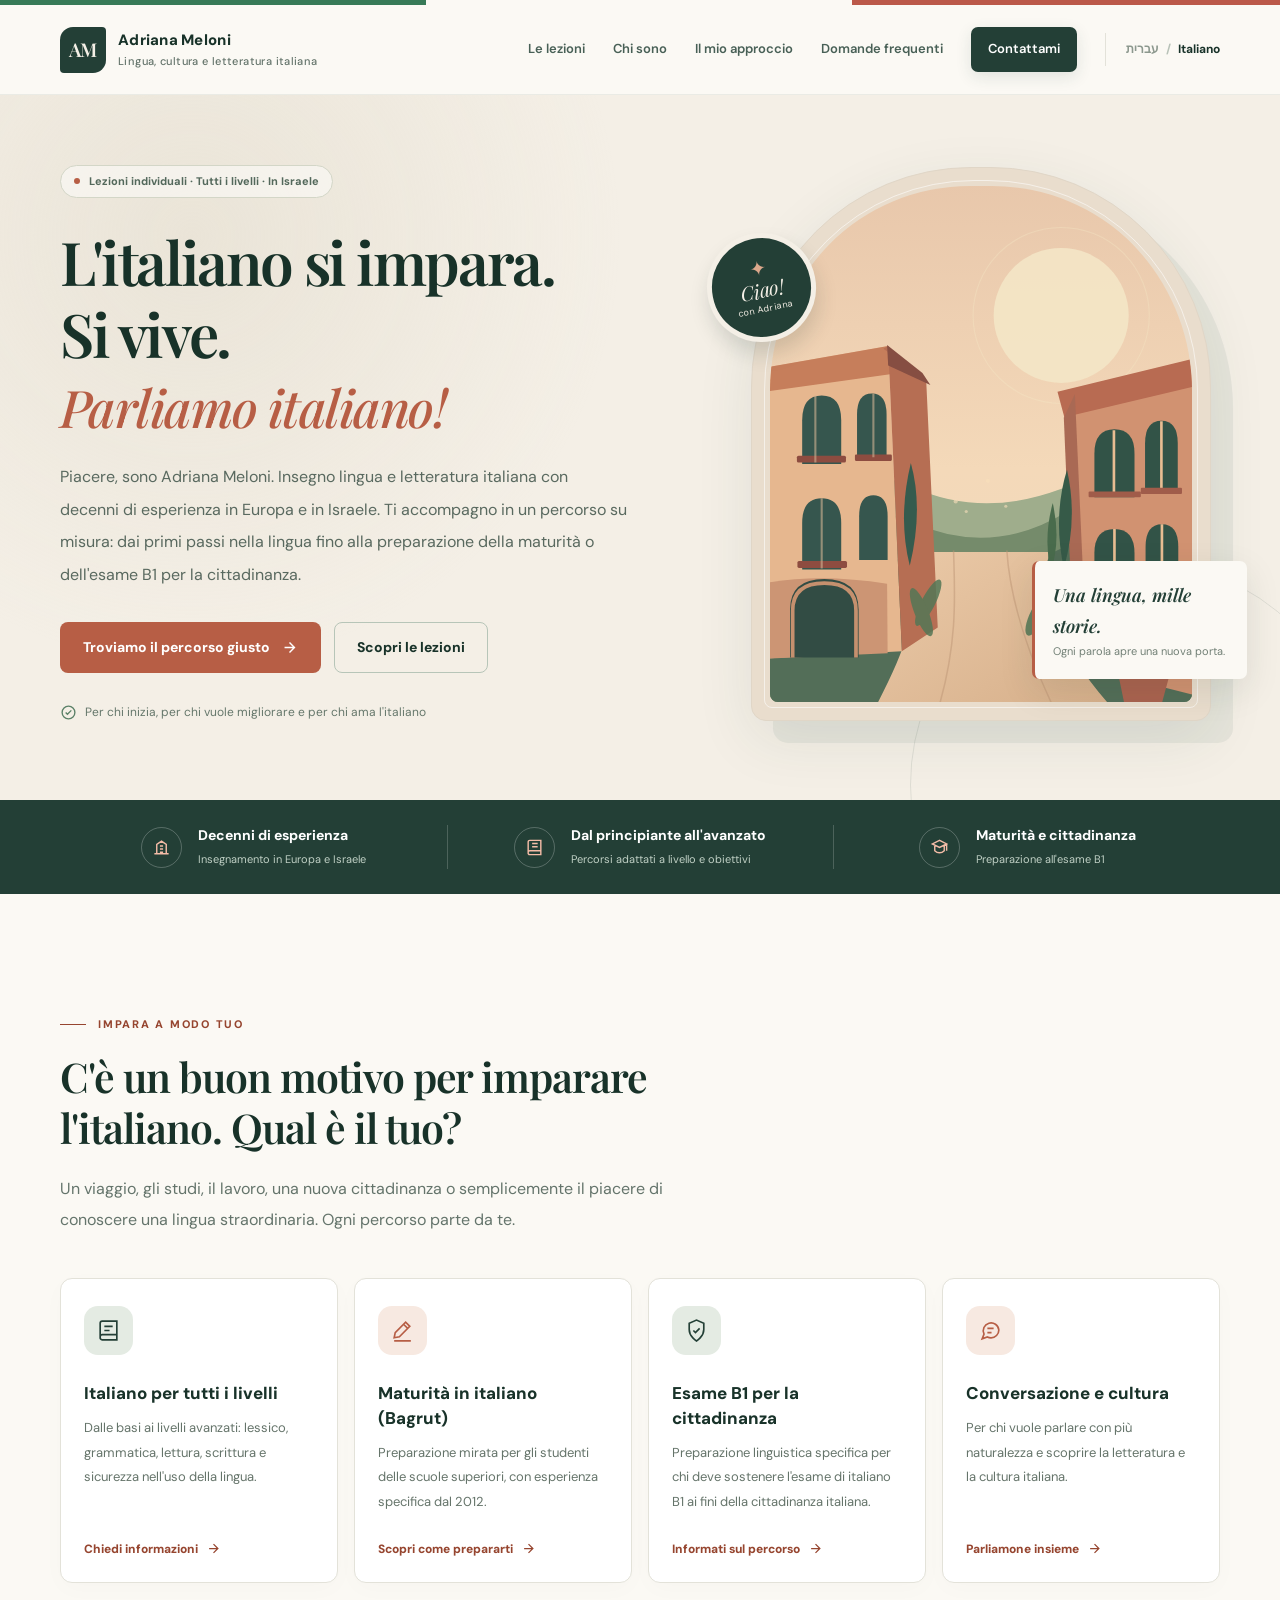
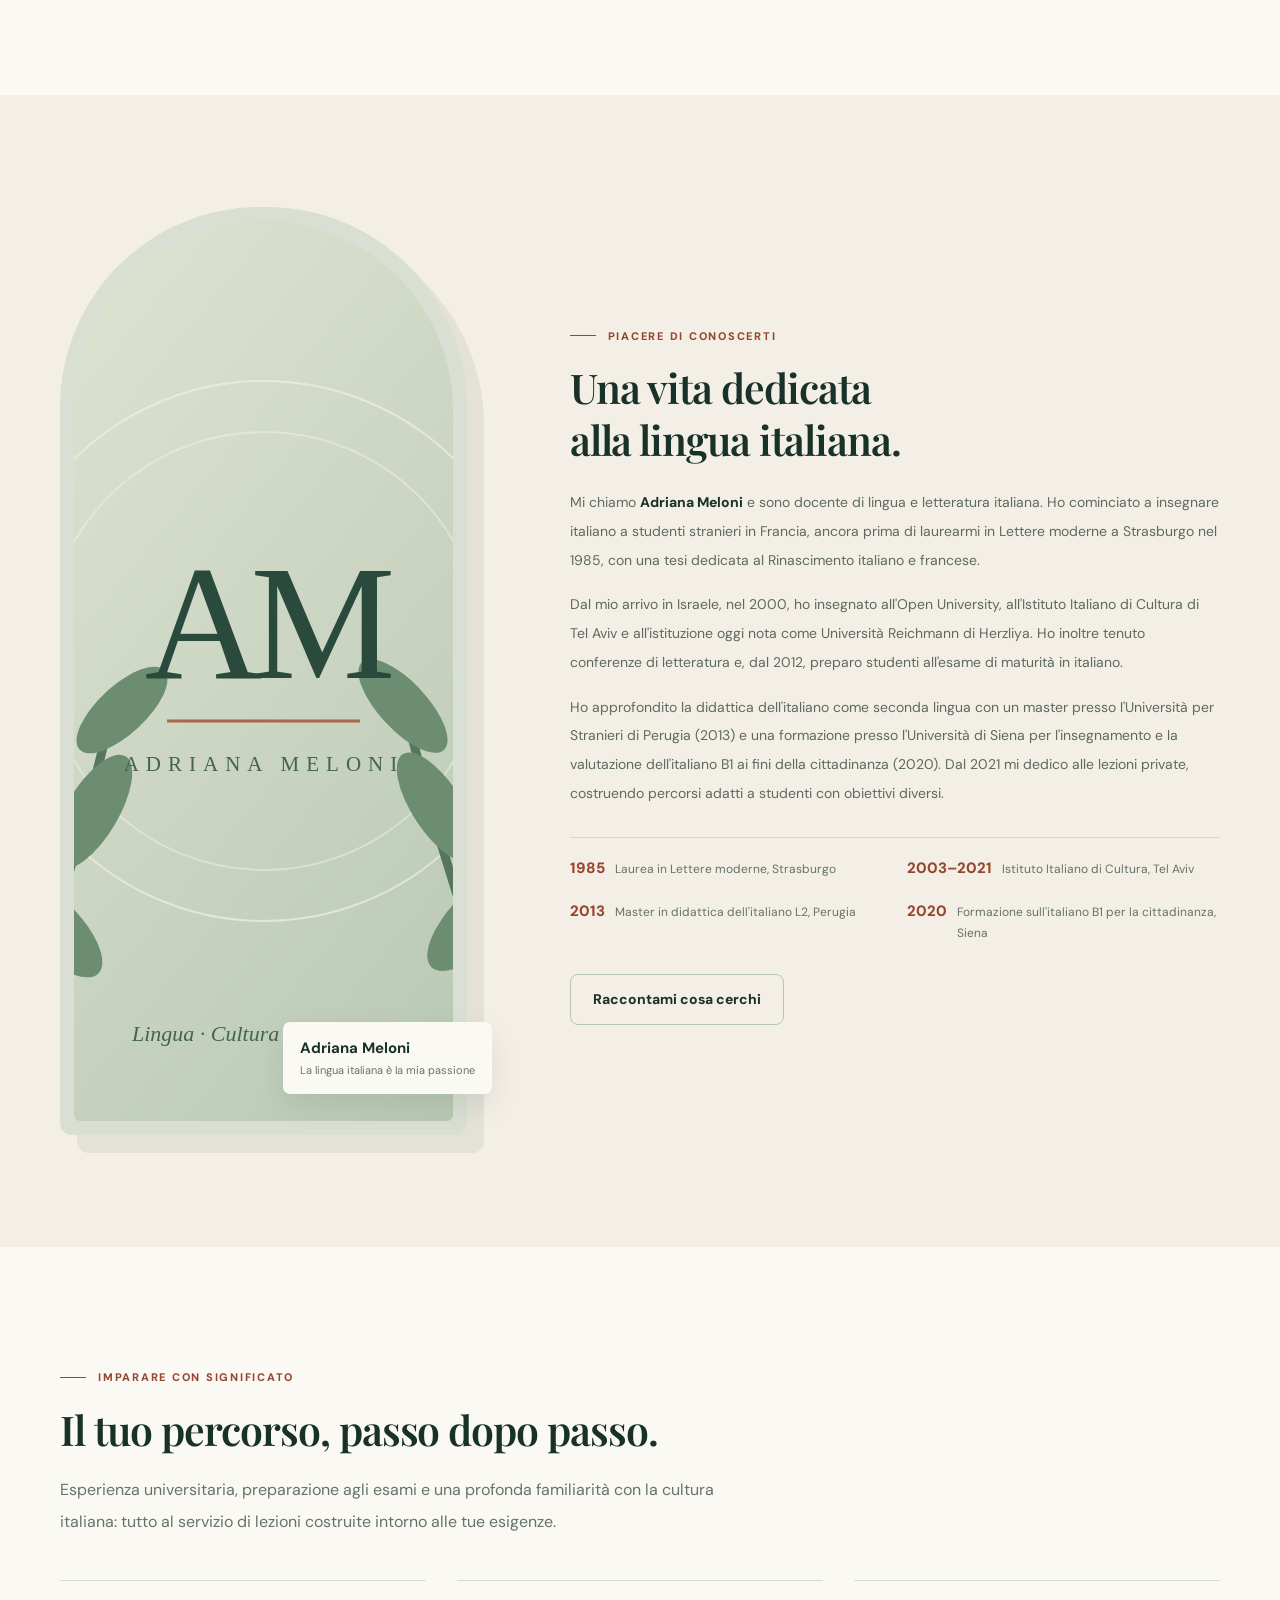
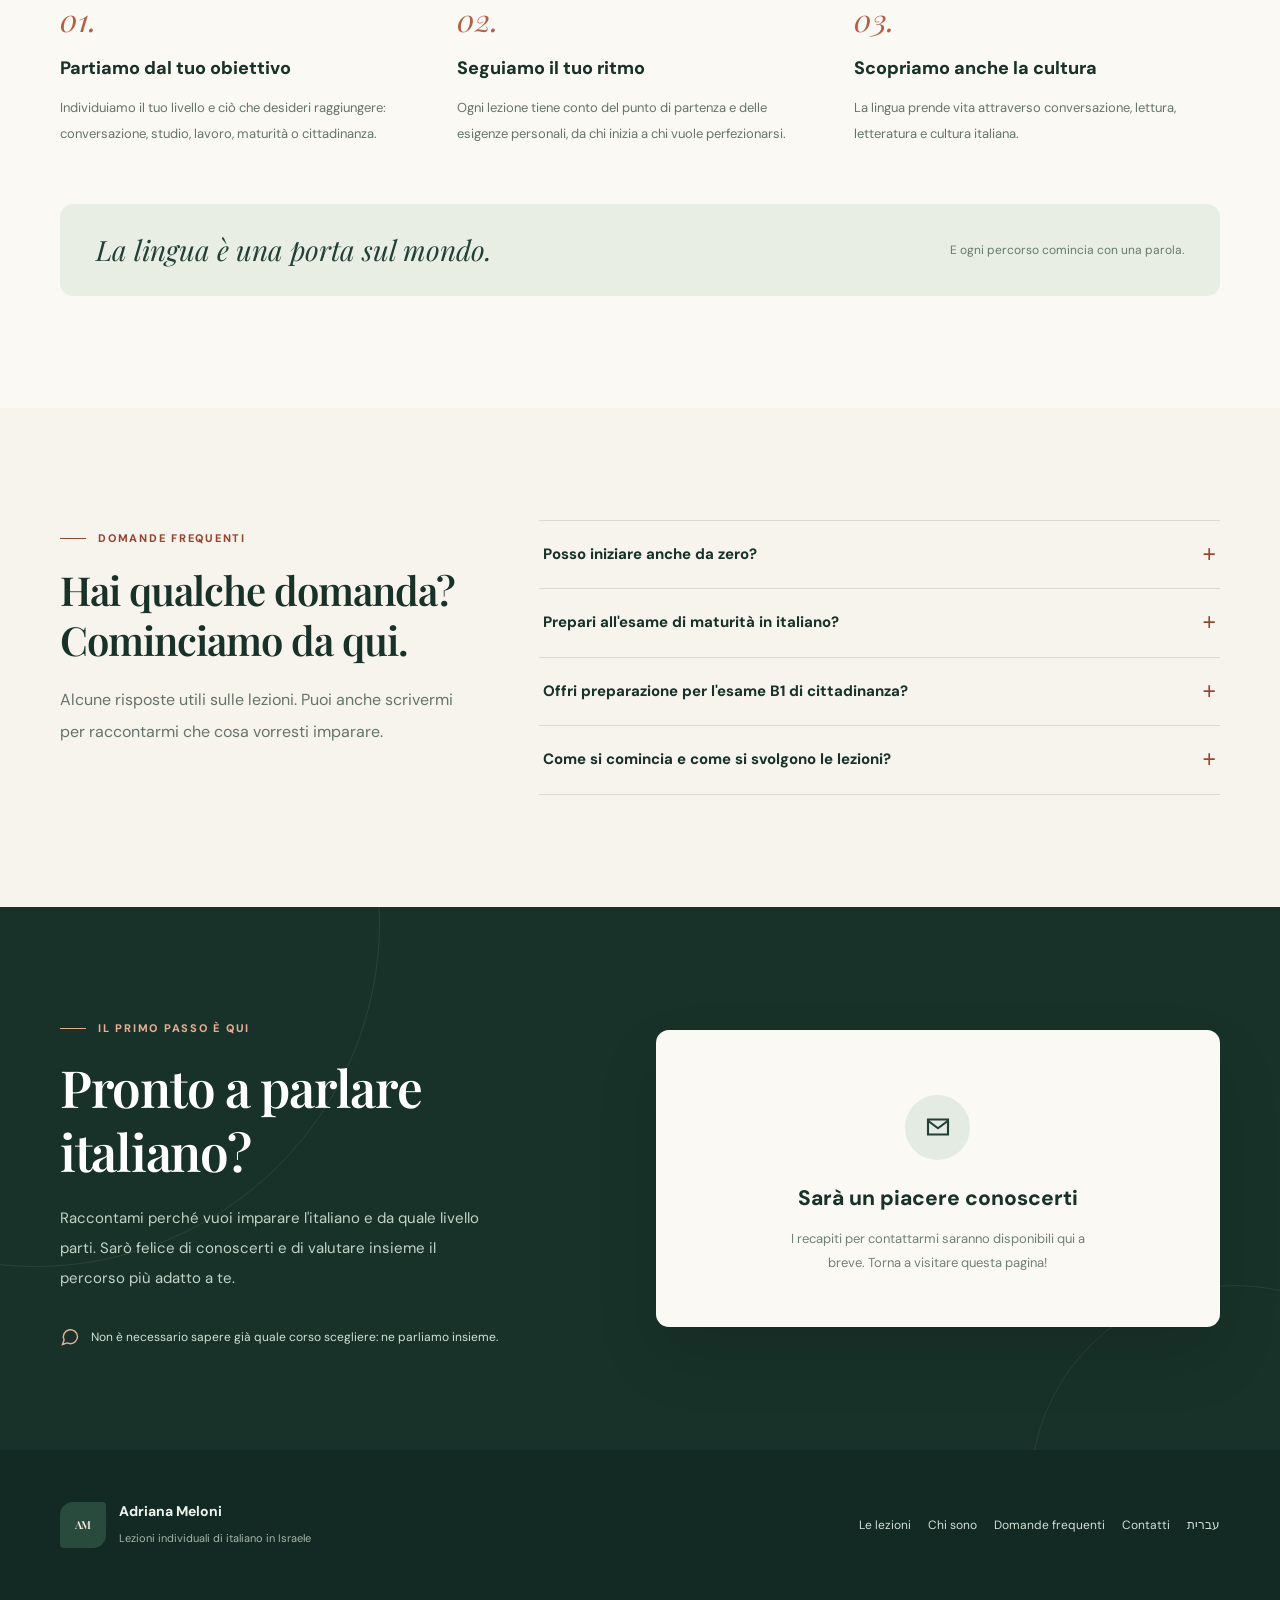
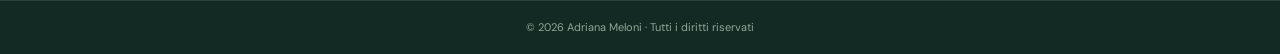
<file: adriana-italiano-site/it/index.html>
<!doctype html>
<html lang="it" dir="ltr">
<head>
  <meta charset="utf-8">
  <meta name="viewport" content="width=device-width, initial-scale=1">
  <meta name="theme-color" content="#233f36">
  <meta name="description" content="Lezioni private di italiano con Adriana Meloni, docente di lingua e letteratura italiana in Israele. Corsi per tutti i livelli, preparazione alla maturità e all'esame B1 per la cittadinanza italiana.">
  <meta property="og:type" content="website">
  <meta property="og:locale" content="it_IT">
  <meta property="og:title" content="Italiano con Adriana Meloni | Lezioni di italiano in Israele">
  <meta property="og:description" content="Impara l'italiano con un'insegnante di lunga esperienza. Lezioni su misura, preparazione alla maturità e all'esame B1 per la cittadinanza.">
  <meta name="color-scheme" content="light">
  <title>Lezioni di italiano con Adriana Meloni | Tutti i livelli, maturità e B1</title>
  <link rel="icon" type="image/svg+xml" href="../assets/favicon.svg">
  <link rel="preconnect" href="https://fonts.googleapis.com">
  <link rel="preconnect" href="https://fonts.gstatic.com" crossorigin>
  <link rel="stylesheet" href="../css/styles.css">
  <script src="../js/site-config.js" defer></script>
  <script src="../js/main.js" defer></script>
</head>
<body>
  <a class="skip-link" href="#main">Vai al contenuto principale</a>
  <div class="topline" aria-hidden="true"></div>
  <header class="site-header">
    <div class="container header-inner">
      <a class="brand" href="#top" aria-label="Adriana Meloni – torna all'inizio">
        <span class="brand-mark" aria-hidden="true">AM</span>
        <span class="brand-text"><span class="brand-name">Adriana Meloni</span><span class="brand-subtitle">Lingua, cultura e letteratura italiana</span></span>
      </a>
      <nav class="site-nav" id="site-nav" data-site-nav aria-label="Navigazione principale">
        <a href="#lessons">Le lezioni</a>
        <a href="#about">Chi sono</a>
        <a href="#approach">Il mio approccio</a>
        <a href="#faq">Domande frequenti</a>
        <a class="nav-cta" href="#contact">Contattami</a>
      </nav>
      <div class="language-switch" aria-label="Seleziona la lingua">
        <a href="../" lang="he" dir="rtl">עברית</a>
        <span class="separator" aria-hidden="true">/</span>
        <a href="./" lang="it" aria-current="page">Italiano</a>
      </div>
      <button class="menu-toggle" type="button" data-menu-toggle aria-expanded="false" aria-controls="site-nav" aria-label="Apri il menu di navigazione">
        <svg viewBox="0 0 24 24" fill="none" stroke="currentColor" stroke-width="1.8" stroke-linecap="round" aria-hidden="true"><path d="M4 7h16M4 12h16M4 17h16"/></svg>
      </button>
    </div>
  </header>

  <main id="main">
    <section class="hero" id="top" aria-labelledby="hero-title">
      <div class="container hero-inner">
        <div class="hero-copy">
          <div class="hero-kicker"><span class="dot" aria-hidden="true"></span> Lezioni individuali · Tutti i livelli · In Israele</div>
          <h1 id="hero-title">L'italiano si impara.<br>Si vive.<em>Parliamo italiano!</em></h1>
          <p class="hero-description">Piacere, sono Adriana Meloni. Insegno lingua e letteratura italiana con decenni di esperienza in Europa e in Israele. Ti accompagno in un percorso su misura: dai primi passi nella lingua fino alla preparazione della maturità o dell'esame B1 per la cittadinanza.</p>
          <div class="hero-actions">
            <a class="button button-primary" href="#contact">Troviamo il percorso giusto <svg viewBox="0 0 24 24" fill="none" stroke="currentColor" stroke-width="2" aria-hidden="true"><path d="M5 12h14m-7-7 7 7-7 7"/></svg></a>
            <a class="button button-secondary" href="#lessons">Scopri le lezioni</a>
          </div>
          <p class="hero-note"><svg viewBox="0 0 24 24" fill="none" stroke="currentColor" stroke-width="1.9" aria-hidden="true"><circle cx="12" cy="12" r="9"/><path d="m8 12 2.5 2.5L16 9"/></svg>Per chi inizia, per chi vuole migliorare e per chi ama l'italiano</p>
        </div>
        <div class="hero-visual" aria-label="Illustrazione di un borgo italiano al sole">
          <div class="art-card"><img src="../assets/italian-landscape.svg" alt="Illustrazione di una strada italiana con case e colline al sole" width="800" height="1000"></div>
          <div class="art-stamp" aria-hidden="true"><span class="small-star">✦</span><span class="stamp-word">Ciao!</span><span class="stamp-small">con Adriana</span></div>
          <div class="art-caption"><span class="caption-title">Una lingua, mille storie.</span><span class="caption-small">Ogni parola apre una nuova porta.</span></div>
        </div>
      </div>
    </section>

    <section class="trust-strip" aria-label="I punti di forza">
      <div class="container trust-inner">
        <div class="trust-item"><span class="trust-icon" aria-hidden="true"><svg viewBox="0 0 24 24" fill="none" stroke="currentColor" stroke-width="1.8"><path d="M3 20h18M6 20V8l6-4 6 4v12M10 10h4M10 14h4M10 18h4"/></svg></span><span class="trust-copy"><strong>Decenni di esperienza</strong><span>Insegnamento in Europa e Israele</span></span></div>
        <div class="trust-item"><span class="trust-icon" aria-hidden="true"><svg viewBox="0 0 24 24" fill="none" stroke="currentColor" stroke-width="1.8"><path d="M4 19.5V5a2 2 0 0 1 2-2h14v18H6a2 2 0 0 1-2-2.5ZM4 18a2 2 0 0 1 2-2h14M9 7h7M9 11h7"/></svg></span><span class="trust-copy"><strong>Dal principiante all'avanzato</strong><span>Percorsi adattati a livello e obiettivi</span></span></div>
        <div class="trust-item"><span class="trust-icon" aria-hidden="true"><svg viewBox="0 0 24 24" fill="none" stroke="currentColor" stroke-width="1.8"><path d="M12 3 3 7.5l9 4.5 9-4.5L12 3ZM6 10v6c3.5 3.5 8.5 3.5 12 0v-6M21 8v8"/></svg></span><span class="trust-copy"><strong>Maturità e cittadinanza</strong><span>Preparazione all'esame B1</span></span></div>
      </div>
    </section>

    <section class="section lessons" id="lessons" aria-labelledby="lessons-heading">
      <div class="container">
        <div class="section-intro">
          <span class="eyebrow">Impara a modo tuo</span>
          <h2 class="section-title" id="lessons-heading">C'è un buon motivo per imparare<br>l'italiano. Qual è il tuo?</h2>
          <p class="section-desc">Un viaggio, gli studi, il lavoro, una nuova cittadinanza o semplicemente il piacere di conoscere una lingua straordinaria. Ogni percorso parte da te.</p>
        </div>
        <div class="lesson-grid">
          <article class="lesson-card">
            <span class="lesson-icon" aria-hidden="true"><svg viewBox="0 0 24 24" fill="none" stroke="currentColor"><path d="M4 19.5V5a2 2 0 0 1 2-2h14v18H6a2 2 0 0 1-2-2.5ZM4 18a2 2 0 0 1 2-2h14M8 8h8M8 12h5"/></svg></span>
            <h3>Italiano per tutti i livelli</h3>
            <p>Dalle basi ai livelli avanzati: lessico, grammatica, lettura, scrittura e sicurezza nell'uso della lingua.</p>
            <a class="lesson-link" href="#contact">Chiedi informazioni <svg viewBox="0 0 24 24" fill="none" stroke="currentColor" stroke-width="2" aria-hidden="true"><path d="M5 12h14m-7-7 7 7-7 7"/></svg></a>
          </article>
          <article class="lesson-card">
            <span class="lesson-icon" aria-hidden="true"><svg viewBox="0 0 24 24" fill="none" stroke="currentColor"><path d="m4 19 5-1 10-10-4-4L5 14l-1 5ZM13 6l4 4M4 22h16"/></svg></span>
            <h3>Maturità in italiano (Bagrut)</h3>
            <p>Preparazione mirata per gli studenti delle scuole superiori, con esperienza specifica dal 2012.</p>
            <a class="lesson-link" href="#contact">Scopri come prepararti <svg viewBox="0 0 24 24" fill="none" stroke="currentColor" stroke-width="2" aria-hidden="true"><path d="M5 12h14m-7-7 7 7-7 7"/></svg></a>
          </article>
          <article class="lesson-card">
            <span class="lesson-icon" aria-hidden="true"><svg viewBox="0 0 24 24" fill="none" stroke="currentColor"><path d="M12 22s7-4 7-11V5l-7-3-7 3v6c0 7 7 11 7 11ZM9 12l2 2 4-4"/></svg></span>
            <h3>Esame B1 per la cittadinanza</h3>
            <p>Preparazione linguistica specifica per chi deve sostenere l'esame di italiano B1 ai fini della cittadinanza italiana.</p>
            <a class="lesson-link" href="#contact">Informati sul percorso <svg viewBox="0 0 24 24" fill="none" stroke="currentColor" stroke-width="2" aria-hidden="true"><path d="M5 12h14m-7-7 7 7-7 7"/></svg></a>
          </article>
          <article class="lesson-card">
            <span class="lesson-icon" aria-hidden="true"><svg viewBox="0 0 24 24" fill="none" stroke="currentColor"><path d="M20 11.5a7.5 7.5 0 0 1-7.5 7.5 8 8 0 0 1-3.5-.8L4 20l1.8-4.5A7.5 7.5 0 1 1 20 11.5ZM9 10h6m-6 4h4"/></svg></span>
            <h3>Conversazione e cultura</h3>
            <p>Per chi vuole parlare con più naturalezza e scoprire la letteratura e la cultura italiana.</p>
            <a class="lesson-link" href="#contact">Parliamone insieme <svg viewBox="0 0 24 24" fill="none" stroke="currentColor" stroke-width="2" aria-hidden="true"><path d="M5 12h14m-7-7 7 7-7 7"/></svg></a>
          </article>
        </div>
      </div>
    </section>

    <section class="section about" id="about" aria-labelledby="about-heading">
      <div class="container about-grid">
        <div class="about-media">
          <div class="portrait-frame"><img src="../assets/adriana-placeholder.svg" alt="Grafica decorativa con le iniziali AM, da sostituire con una fotografia di Adriana" width="740" height="900" loading="lazy"></div>
          <div class="portrait-label"><strong>Adriana Meloni</strong><span>La lingua italiana è la mia passione</span></div>
        </div>
        <div class="about-copy">
          <span class="eyebrow">Piacere di conoscerti</span>
          <h2 class="section-title" id="about-heading">Una vita dedicata<br>alla lingua italiana.</h2>
          <p>Mi chiamo <strong>Adriana Meloni</strong> e sono docente di lingua e letteratura italiana. Ho cominciato a insegnare italiano a studenti stranieri in Francia, ancora prima di laurearmi in Lettere moderne a Strasburgo nel 1985, con una tesi dedicata al Rinascimento italiano e francese.</p>
          <p>Dal mio arrivo in Israele, nel 2000, ho insegnato all'Open University, all'Istituto Italiano di Cultura di Tel Aviv e all'istituzione oggi nota come Università Reichmann di Herzliya. Ho inoltre tenuto conferenze di letteratura e, dal 2012, preparo studenti all'esame di maturità in italiano.</p>
          <p>Ho approfondito la didattica dell'italiano come seconda lingua con un master presso l'Università per Stranieri di Perugia (2013) e una formazione presso l'Università di Siena per l'insegnamento e la valutazione dell'italiano B1 ai fini della cittadinanza (2020). Dal 2021 mi dedico alle lezioni private, costruendo percorsi adatti a studenti con obiettivi diversi.</p>
          <div class="credential-list" aria-label="Le tappe principali">
            <div class="credential"><span class="year">1985</span><span class="credential-copy">Laurea in Lettere moderne, Strasburgo</span></div>
            <div class="credential"><span class="year">2003–2021</span><span class="credential-copy">Istituto Italiano di Cultura, Tel Aviv</span></div>
            <div class="credential"><span class="year">2013</span><span class="credential-copy">Master in didattica dell'italiano L2, Perugia</span></div>
            <div class="credential"><span class="year">2020</span><span class="credential-copy">Formazione sull'italiano B1 per la cittadinanza, Siena</span></div>
          </div>
          <a class="button button-secondary" href="#contact">Raccontami cosa cerchi</a>
        </div>
      </div>
    </section>

    <section class="section approach" id="approach" aria-labelledby="approach-heading">
      <div class="container">
        <div class="section-intro">
          <span class="eyebrow">Imparare con significato</span>
          <h2 class="section-title" id="approach-heading">Il tuo percorso, passo dopo passo.</h2>
          <p class="section-desc">Esperienza universitaria, preparazione agli esami e una profonda familiarità con la cultura italiana: tutto al servizio di lezioni costruite intorno alle tue esigenze.</p>
        </div>
        <div class="approach-grid">
          <div class="approach-item"><span class="approach-num">01.</span><h3>Partiamo dal tuo obiettivo</h3><p>Individuiamo il tuo livello e ciò che desideri raggiungere: conversazione, studio, lavoro, maturità o cittadinanza.</p></div>
          <div class="approach-item"><span class="approach-num">02.</span><h3>Seguiamo il tuo ritmo</h3><p>Ogni lezione tiene conto del punto di partenza e delle esigenze personali, da chi inizia a chi vuole perfezionarsi.</p></div>
          <div class="approach-item"><span class="approach-num">03.</span><h3>Scopriamo anche la cultura</h3><p>La lingua prende vita attraverso conversazione, lettura, letteratura e cultura italiana.</p></div>
        </div>
        <div class="italian-phrase"><span class="phrase">La lingua è una porta sul mondo.</span><span class="phrase-caption">E ogni percorso comincia con una parola.</span></div>
      </div>
    </section>

    <section class="section faq" id="faq" aria-labelledby="faq-heading">
      <div class="container faq-grid">
        <div>
          <span class="eyebrow">Domande frequenti</span>
          <h2 class="section-title" id="faq-heading">Hai qualche domanda?<br>Cominciamo da qui.</h2>
          <p class="section-desc">Alcune risposte utili sulle lezioni. Puoi anche scrivermi per raccontarmi che cosa vorresti imparare.</p>
        </div>
        <div class="faq-items">
          <details><summary>Posso iniziare anche da zero?</summary><p>Certamente. Le lezioni sono rivolte a tutti i livelli, anche a chi non ha mai studiato italiano.</p></details>
          <details><summary>Prepari all'esame di maturità in italiano?</summary><p>Sì. Dal 2012 preparo studenti alla maturità israeliana in italiano (Bagrut), anche grazie all'esperienza di insegnamento al liceo Ironi Alef di Tel Aviv.</p></details>
          <details><summary>Offri preparazione per l'esame B1 di cittadinanza?</summary><p>Sì. Propongo una preparazione linguistica mirata al livello B1 richiesto nella procedura per la cittadinanza italiana.</p></details>
          <details><summary>Come si comincia e come si svolgono le lezioni?</summary><p>Contattami e raccontami il tuo livello e i tuoi obiettivi. Potremo concordare insieme i dettagli e la modalità delle lezioni.</p></details>
        </div>
      </div>
    </section>

    <section class="contact" id="contact" aria-labelledby="contact-heading">
      <div class="container contact-grid">
        <div class="contact-copy">
          <span class="eyebrow">Il primo passo è qui</span>
          <h2 class="section-title" id="contact-heading">Pronto a parlare<br>italiano?</h2>
          <p>Raccontami perché vuoi imparare l'italiano e da quale livello parti. Sarò felice di conoscerti e di valutare insieme il percorso più adatto a te.</p>
          <div class="contact-small-note"><svg viewBox="0 0 24 24" fill="none" stroke="currentColor" stroke-width="1.7" aria-hidden="true"><path d="M21 11.5a8.5 8.5 0 0 1-8.5 8.5 9 9 0 0 1-4-.9L3 21l1.9-5.4A8.5 8.5 0 1 1 21 11.5Z"/></svg><span>Non è necessario sapere già quale corso scegliere: ne parliamo insieme.</span></div>
        </div>
        <div class="contact-panel">
          <div data-contact-ready hidden>
            <h3>Conosciamoci!</h3>
            <p class="panel-description">Bastano poche informazioni per preparare il tuo messaggio.</p>
            <form data-contact-form>
              <div class="form-grid">
                <div class="field"><label for="student-name">Nome e cognome *</label><input id="student-name" name="studentName" type="text" autocomplete="name" placeholder="Il tuo nome" required maxlength="100"></div>
                <div class="field"><label for="student-contact">Telefono o email *</label><input id="student-contact" name="studentContact" type="text" autocomplete="email" placeholder="Come posso ricontattarti?" required maxlength="160"></div>
                <div class="field full"><label for="student-interest">Che cosa ti interessa?</label><select id="student-interest" name="studentInterest"><option>Italiano per tutti i livelli</option><option>Preparazione alla maturità (Bagrut)</option><option>Esame B1 per la cittadinanza</option><option>Conversazione, cultura e letteratura</option><option>Non so ancora</option></select></div>
                <div class="field full"><label for="student-message">Vuoi aggiungere qualcosa?</label><textarea id="student-message" name="studentMessage" placeholder="Il tuo livello, i tuoi obiettivi o una domanda..." maxlength="1500"></textarea></div>
              </div>
              <button class="button button-primary form-submit" type="submit">Prepara il messaggio <svg viewBox="0 0 24 24" fill="none" stroke="currentColor" stroke-width="2" aria-hidden="true"><path d="M5 12h14m-7-7 7 7-7 7"/></svg></button>
              <p class="form-fineprint">Il modulo apre un messaggio su WhatsApp o nel tuo programma email. Il messaggio non viene inviato automaticamente e il sito non conserva i dati inseriti.</p>
            </form>
            <div class="contact-links">
              <a data-whatsapp-link href="#contact" target="_blank" rel="noopener noreferrer" hidden>Scrivimi su WhatsApp <svg viewBox="0 0 24 24" fill="none" stroke="currentColor" stroke-width="1.8" aria-hidden="true"><path d="M6 12h12m-5-5 5 5-5 5"/></svg></a>
              <a data-email-link href="#contact" hidden>Mandami un'email <svg viewBox="0 0 24 24" fill="none" stroke="currentColor" stroke-width="1.8" aria-hidden="true"><path d="M4 6h16v12H4zM4 7l8 6 8-6"/></svg></a>
            </div>
          </div>
          <div class="contact-pending" data-contact-pending>
            <div class="pending-icon"><svg viewBox="0 0 24 24" fill="none" stroke="currentColor" stroke-width="1.7" aria-hidden="true"><path d="M4 6h16v12H4zM4 7l8 6 8-6"/></svg></div>
            <h3>Sarà un piacere conoscerti</h3>
            <p>I recapiti per contattarmi saranno disponibili qui a breve. Torna a visitare questa pagina!</p>
          </div>
        </div>
      </div>
    </section>
  </main>
  <footer class="site-footer">
    <div class="container footer-inner">
      <div class="footer-brand"><span class="brand-mark" aria-hidden="true">AM</span><div><strong>Adriana Meloni</strong><span>Lezioni individuali di italiano in Israele</span></div></div>
      <nav class="footer-links" aria-label="Link nel piè di pagina"><a href="#lessons">Le lezioni</a><a href="#about">Chi sono</a><a href="#faq">Domande frequenti</a><a href="#contact">Contatti</a><a href="../" lang="he" dir="rtl">עברית</a></nav>
    </div>
    <div class="footer-bottom">© <span data-year>2026</span> Adriana Meloni · Tutti i diritti riservati</div>
  </footer>
</body>
</html>
</file>
<file: css/styles.css>
@import url('https://fonts.googleapis.com/css2?family=DM+Sans:wght@400;500;600;700&family=Heebo:wght@400;500;600;700;800&family=Playfair+Display:ital,wght@0,500;0,600;0,700;1,500;1,600&display=swap');

:root {
  --paper: #fbf9f4;
  --cream: #f4efe6;
  --cream-deep: #ebe4d6;
  --green: #233f36;
  --green-dark: #183229;
  --green-soft: #e4ebe3;
  --terracotta: #b75e45;
  --terracotta-dark: #96452f;
  --text: #24362f;
  --muted: #64746b;
  --line: #e3e2d9;
  --white: #fff;
  --body-font: 'DM Sans', Arial, sans-serif;
  --serif-font: 'Playfair Display', Georgia, serif;
  --shadow: 0 18px 60px rgb(35 63 54 / 9%);
  --container: 1160px;
}

html[lang='he'] {
  --body-font: 'Heebo', Arial, sans-serif;
}

*, *::before, *::after { box-sizing: border-box; }
html { scroll-behavior: smooth; scroll-padding-top: 96px; }
body { margin: 0; font-size: calc(19px * var(--font-scale, 1.10)); font-family: var(--body-font); line-height: 1.7; color: var(--text); background: var(--paper); -webkit-font-smoothing: antialiased; }
body, button, input, select, textarea { font-family: var(--body-font); }
button, input, select, textarea { font-size: inherit; }
a { color: inherit; text-decoration: none; }
a:hover { text-decoration: none; }
button { cursor: pointer; }
img { display: block; max-width: 100%; }
svg { max-width: 100%; }
:focus-visible { outline: 3px solid var(--terracotta); outline-offset: 4px; }
::selection { background: #d6a487; color: var(--green-dark); }
.container { width: min(calc(100% - 48px), var(--container)); margin-inline: auto; }
.skip-link { position: fixed; inset-block-start: -100px; inset-inline-start: 16px; z-index: 100; padding: 10px 18px; background: var(--green-dark); color: var(--white); border-radius: 8px; }
.skip-link:focus { inset-block-start: 12px; }

/* Header */
.topline { height: 5px; background: linear-gradient(to right, #377a57 33.3%, #fbf9f4 33.3% 66.6%, #bb5949 66.6%); }
.site-header { position: sticky; z-index: 40; inset-block-start: 0; background: rgb(251 249 244 / 94%); backdrop-filter: blur(16px); border-bottom: 1px solid rgb(35 63 54 / 8%); }
.header-inner { min-height: 89px; display: flex; gap: 28px; align-items: center; justify-content: space-between; }
.brand { display: flex; align-items: center; gap: 12px; flex-shrink: 0; }
.brand-mark { width: 46px; height: 46px; display: grid; place-items: center; color: var(--cream); background: var(--green); border-radius: 13px 4px 13px 4px; font-family: var(--serif-font); font-size: calc(19px * var(--font-scale, 1.10)); line-height: 1; font-weight: 600; letter-spacing: -.05em; }
.brand-text { display: flex; flex-direction: column; line-height: 1.2; }
.brand-name { color: var(--green-dark); font-size: calc(18px * var(--font-scale, 1.10)); font-weight: 800; letter-spacing: .018em; }
.brand-subtitle { color: var(--muted); font-size: calc(13px * var(--font-scale, 1.10)); font-weight: 500; letter-spacing: .025em; margin-top: 6px; }
.site-nav { display: flex; align-items: center; gap: 28px; margin-inline-start: auto; }
.site-nav > a { font-size: calc(16px * var(--font-scale, 1.10)); font-weight: 600; color: #486056; transition: color .2s ease; white-space: nowrap; }
.site-nav > a:hover { color: var(--terracotta-dark); }
.site-nav .nav-cta { background: var(--green); color: white; border-radius: 7px; padding: 11px 17px; box-shadow: 0 5px 16px rgb(35 63 54 / 12%); }
.site-nav .nav-cta:hover { background: var(--green-dark); color: white; }
.language-switch { display: flex; align-items: center; gap: 8px; flex-shrink: 0; white-space: nowrap; direction: ltr; unicode-bidi: isolate; border-inline-start: 1px solid var(--line); padding-inline-start: 20px; font-size: calc(17px * var(--font-scale, 1.10)); font-weight: 700; }
.language-switch a { color: #8c988e; padding: 6px 0; }
.language-switch a:hover { color: var(--terracotta-dark); }
.language-switch a[aria-current='page'] { color: var(--green-dark); }
.language-switch .separator { color: #b8c2b8; }

/* Backwards compatibility: older cached pages contain both full names and HE/IT/EN.
   Always show full names, and keep one consistent left-to-right selector order. */
.language-switch .language-short { display: none !important; }
.language-switch .language-full { display: inline !important; }
.language-switch > a { unicode-bidi: isolate; }
.language-switch > a[lang='he'] { direction: rtl; }
.language-switch > a[lang='it'] { order: 1; }
.language-switch > .separator:nth-of-type(1) { order: 2; }
.language-switch > a[lang='en'] { order: 3; }
.language-switch > .separator:nth-of-type(2) { order: 4; }
.language-switch > a[lang='he'] { order: 5; }

.menu-toggle { display: none; appearance: none; border: 1px solid var(--line); background: var(--white); border-radius: 10px; width: 44px; height: 44px; color: var(--green); align-items: center; justify-content: center; }
.menu-toggle svg { width: 22px; height: 22px; }

/* Shared */
.section { padding-block: 112px; }
.eyebrow { display: inline-flex; align-items: center; gap: 12px; font-size: calc(15px * var(--font-scale, 1.10)); font-weight: 800; letter-spacing: .16em; color: var(--terracotta-dark); text-transform: uppercase; }
.eyebrow::before { content: ''; width: 26px; height: 1px; background: currentColor; }
.section-title { max-width: 780px; margin: 17px 0 19px; font-size: calc(clamp(34px, 3.5vw, 50px) * var(--font-scale, 1.10)); line-height: 1.28; letter-spacing: -.045em; font-weight: 800; color: var(--green-dark); }
.section-desc { max-width: 660px; margin: 0; font-size: calc(20px * var(--font-scale, 1.10)); line-height: 1.95; color: var(--muted); }
html[lang='it'] .section-title, html[lang='en'] .section-title { font-family: var(--serif-font); font-weight: 600; letter-spacing: -.025em; }
.section-intro { margin-bottom: 43px; }
.button { display: inline-flex; align-items: center; justify-content: center; gap: 11px; min-height: 51px; padding: 12px 22px; border: 1px solid transparent; border-radius: 8px; font-size: calc(17px * var(--font-scale, 1.10)); font-weight: 750; line-height: 1.3; transition: transform .2s ease, background .2s ease, border-color .2s ease; }
.button:hover { transform: translateY(-2px); }
.button svg { width: 17px; height: 17px; }
.button-primary { color: var(--white); background: var(--terracotta); }
.button-primary:hover { background: var(--terracotta-dark); }
.button-secondary { color: var(--green-dark); background: transparent; border-color: #b7c5b8; }
.button-secondary:hover { background: var(--green-soft); }
.button-light { background: var(--cream); color: var(--green-dark); }
.button-light:hover { background: white; }

/* Rome photograph: a background wash under the page and stronger in the hero.
   Opaque/translucent cream layers retain text contrast in Italian and Hebrew. */
main {
  background: url('../assets/rome-colosseum-background.jpg') center top / cover fixed no-repeat;
}
/* Hero */
.hero {
  position: relative;
  overflow: hidden;
  background-color: var(--cream);
  background-image:
    linear-gradient(to right, rgb(244 239 230 / 94%) 0%, rgb(244 239 230 / 85%) 37%, rgb(244 239 230 / 55%) 72%, rgb(244 239 230 / 25%) 100%),
    url('../assets/rome-colosseum-background.jpg');
  background-size: cover;
  background-position: center 43%;
}
/* In Hebrew the copy is on the right, so the stronger overlay follows it. */
html[lang='he'] .hero {
  background-image:
    linear-gradient(to left, rgb(244 239 230 / 94%) 0%, rgb(244 239 230 / 85%) 37%, rgb(244 239 230 / 55%) 72%, rgb(244 239 230 / 25%) 100%),
    url('../assets/rome-colosseum-background.jpg');
}
.hero::before { content: ''; position: absolute; inset-inline-end: -80px; inset-block-end: -210px; width: 450px; height: 450px; border: 1px solid rgb(35 63 54 / 10%); border-radius: 50%; pointer-events: none; }
.hero-inner { min-height: 646px; display: grid; grid-template-columns: minmax(0, 1.11fr) minmax(0, .89fr); align-items: center; gap: min(7vw, 88px); padding-block: 70px 78px; }
.hero-copy { position: relative; z-index: 2; }
.hero-kicker { display: inline-flex; align-items: center; gap: 9px; border: 1px solid #d3d6c7; background: rgb(255 255 255 / 47%); padding: 6px 13px; color: #53685b; border-radius: 100px; font-size: calc(15px * var(--font-scale, 1.10)); font-weight: 750; }
.hero-kicker .dot { width: 6px; height: 6px; background: var(--terracotta); border-radius: 50%; }
.hero h1 { margin: 27px 0 22px; color: var(--green-dark); font-size: calc(clamp(44px, 4.9vw, 73px) * var(--font-scale, 1.10)); line-height: 1.17; font-weight: 800; letter-spacing: -.061em; }
html[lang='it'] .hero h1, html[lang='en'] .hero h1 { font-family: var(--serif-font); font-weight: 600; letter-spacing: -.04em; font-size: calc(clamp(45px, 4.8vw, 70px) * var(--font-scale, 1.10)); line-height: 1.21; }
.hero h1 em { display: block; margin-top: 6px; color: var(--terracotta); font-family: var(--serif-font); font-weight: 500; font-size: .81em; letter-spacing: -.03em; }
html[lang='it'] .hero h1 em, html[lang='en'] .hero h1 em { font-size: .86em; }
.hero-description { max-width: 550px; margin: 0; color: #59695f; font-size: calc(20px * var(--font-scale, 1.10)); line-height: 1.95; }
.hero-actions { display: flex; flex-wrap: wrap; align-items: center; gap: 13px; margin-top: 30px; }
.hero-note { margin: 29px 0 0; display: flex; align-items: center; gap: 8px; font-size: calc(16px * var(--font-scale, 1.10)); color: #65776b; }
.hero-note svg { color: #5a8067; width: 17px; height: 17px; flex-shrink: 0; }
.hero-visual { min-width: 0; position: relative; max-width: 460px; width: 100%; margin-inline: auto; }
.art-card { position: relative; aspect-ratio: 0.83; padding: 18px; background: #e9ddcd; border: 1px solid #e0d6c7; border-radius: 220px 220px 15px 15px; box-shadow: 22px 22px 0 rgb(51 89 70 / 7%), var(--shadow); }
.art-card::after { content: ''; position: absolute; inset: 12px; border: 1px solid rgb(255 255 255 / 56%); border-radius: 210px 210px 8px 8px; pointer-events: none; }
.art-card img { width: 100%; height: 100%; object-fit: cover; object-position: center 7%; border-radius: 200px 200px 8px 8px; }
.art-stamp { position: absolute; z-index: 2; inset-inline-start: -44px; inset-block-start: 12%; width: 109px; height: 109px; display: flex; flex-direction: column; align-items: center; justify-content: center; background: var(--green); border: 5px solid var(--cream); border-radius: 50%; color: var(--cream); text-align: center; box-shadow: 0 12px 20px rgb(25 47 37 / 15%); transform: rotate(-11deg); }
.art-stamp .small-star { font-size: calc(20px * var(--font-scale, 1.10)); line-height: 1; color: #dca88c; }
.art-stamp .stamp-word { font-family: var(--serif-font); font-size: calc(20px * var(--font-scale, 1.10)); line-height: 1.2; font-style: italic; }
.art-stamp .stamp-small { font-size: calc(11px * var(--font-scale, 1.10)); letter-spacing: .06em; }
.art-caption { position: absolute; z-index: 2; inset-inline-end: -36px; inset-block-end: 42px; width: 215px; padding: 19px 18px; background: var(--paper); border-radius: 7px; box-shadow: 0 12px 35px rgb(25 47 37 / 10%); border-inline-start: 3px solid var(--terracotta); }
.art-caption .caption-title { display: block; font-family: var(--serif-font); font-size: calc(20px * var(--font-scale, 1.10)); font-style: italic; font-weight: 600; color: var(--green); direction: ltr; text-align: start; }
.art-caption .caption-small { display: block; font-size: calc(13px * var(--font-scale, 1.10)); line-height: 1.65; color: #728076; }

/* Highlights */
.trust-strip { background: var(--green); color: var(--white); }
.trust-inner { display: grid; grid-template-columns: repeat(3, 1fr); padding-block: 25px; }
.trust-item { display: flex; align-items: center; justify-content: center; gap: 16px; padding-inline: 22px; }
.trust-item + .trust-item { border-inline-start: 1px solid rgb(255 255 255 / 19%); }
.trust-icon { flex: 0 0 41px; width: 41px; height: 41px; border: 1px solid rgb(255 255 255 / 24%); border-radius: 50%; display: grid; place-items: center; color: #f4bca7; }
.trust-icon svg { width: 19px; height: 19px; }
.trust-copy { line-height: 1.45; }
.trust-copy strong { display: block; font-size: calc(18px * var(--font-scale, 1.10)); font-weight: 750; }
.trust-copy span { color: #c0d0c5; font-size: calc(15px * var(--font-scale, 1.10)); }

/* Programs */
.lessons { background: rgb(251 249 244 / 92%); }
.lesson-grid { display: grid; grid-template-columns: repeat(4, minmax(0, 1fr)); gap: 16px; }
.lesson-card { position: relative; display: flex; flex-direction: column; align-items: flex-start; min-height: 300px; padding: 27px 23px 23px; border: 1px solid var(--line); border-radius: 12px; background: white; box-shadow: 0 6px 25px rgb(26 61 47 / 2%); transition: transform .2s ease, box-shadow .2s ease, border-color .2s ease; }
.lesson-card:hover { transform: translateY(-5px); border-color: #c6d4c7; box-shadow: var(--shadow); }
.lesson-icon { display: grid; place-items: center; width: 49px; height: 49px; border-radius: 14px; background: var(--green-soft); color: var(--green); }
.lesson-icon svg { width: 25px; height: 25px; stroke-width: 1.6; }
.lesson-card:nth-child(2) .lesson-icon, .lesson-card:nth-child(4) .lesson-icon { background: #f7e9e1; color: var(--terracotta); }
.lesson-card h3 { margin: 26px 0 10px; color: var(--green-dark); font-size: calc(22px * var(--font-scale, 1.10)); line-height: 1.45; font-weight: 800; }
.lesson-card p { margin: 0 0 24px; color: #65746a; font-size: calc(18px * var(--font-scale, 1.10)); line-height: 1.9; }
.lesson-link { display: inline-flex; align-items: center; gap: 8px; margin-top: auto; color: var(--terracotta-dark); font-size: calc(17px * var(--font-scale, 1.10)); font-weight: 800; }
.lesson-link svg { width: 15px; height: 15px; }

/* About */
.about { background: rgb(244 239 230 / 90%); position: relative; overflow: hidden; }
.about-grid { display: grid; grid-template-columns: minmax(0, .77fr) minmax(0, 1.23fr); gap: clamp(44px, 8vw, 115px); align-items: center; }
.about-media { position: relative; max-width: 440px; width: 100%; margin-inline: auto; }
.portrait-frame { position: relative; padding: 14px; background: #d9dfd2; border-radius: 200px 200px 12px 12px; box-shadow: 17px 18px 0 rgb(35 63 54 / 8%); }
.portrait-frame > img { width: 100%; height: auto; aspect-ratio: .83; object-fit: cover; object-position: center 55%; border-radius: 190px 190px 6px 6px; background: #d4ded2; }
.portrait-label { position: absolute; inset-inline-end: -25px; inset-block-end: 41px; background: var(--paper); padding: 14px 17px; border-radius: 7px; box-shadow: 0 12px 28px rgb(25 47 37 / 9%); }
.portrait-label strong { display: block; font-size: calc(18px * var(--font-scale, 1.10)); color: var(--green-dark); }
.portrait-label span { display: block; font-size: calc(15px * var(--font-scale, 1.10)); color: var(--muted); }
.about-copy .section-title { margin-bottom: 23px; }
.about-copy p { max-width: 680px; margin: 0 0 16px; color: #5d6a60; font-size: calc(19px * var(--font-scale, 1.10)); line-height: 1.9; }
.about-copy p strong { color: var(--green-dark); font-weight: 750; }
.about-copy .conference-links a { color: var(--green-dark); font-weight: 700; text-decoration: underline; text-underline-offset: 3px; text-decoration-color: var(--terracotta); }
.about-copy .conference-links a:hover { color: var(--terracotta-dark); }
.credential-list { margin: 30px 0 30px; padding: 18px 0 0; border-top: 1px solid #d6d6ca; display: grid; grid-template-columns: repeat(2, minmax(0, 1fr)); gap: 17px 24px; }
.credential { display: flex; align-items: baseline; gap: 10px; }
.credential .year { color: var(--terracotta-dark); font-size: calc(18px * var(--font-scale, 1.10)); font-weight: 800; white-space: nowrap; }
.credential .credential-copy { color: #647268; font-size: calc(17px * var(--font-scale, 1.10)); line-height: 1.75; }

/* Approach */
.approach { background: rgb(251 249 244 / 92%); }
.approach-grid { display: grid; grid-template-columns: repeat(3, 1fr); gap: 31px; }
.approach-item { border-block-start: 1px solid #d9ddd4; padding-block-start: 23px; }
.approach-num { display: block; margin-bottom: 18px; color: var(--terracotta); font-family: var(--serif-font); font-size: calc(31px * var(--font-scale, 1.10)); font-style: italic; line-height: 1; }
.approach-item h3 { margin: 0 0 12px; font-size: calc(22px * var(--font-scale, 1.10)); font-weight: 800; color: var(--green-dark); }
.approach-item p { max-width: 350px; margin: 0; font-size: calc(18px * var(--font-scale, 1.10)); line-height: 1.85; color: var(--muted); }
.italian-phrase { margin-top: 58px; background: #e8eee4; border-radius: 13px; padding: 22px 36px; display: flex; justify-content: space-between; gap: 24px; align-items: center; }
.italian-phrase .phrase { font-family: var(--serif-font); font-size: calc(clamp(20px, 3vw, 28px) * var(--font-scale, 1.10)); font-style: italic; color: var(--green); direction: ltr; }
.italian-phrase .phrase-caption { color: #647b69; font-size: calc(17px * var(--font-scale, 1.10)); }

/* FAQ */
.faq { background: rgb(247 244 238 / 92%); }
.faq-grid { display: grid; grid-template-columns: minmax(0, .75fr) minmax(0, 1.25fr); gap: 70px; align-items: start; }
.faq .section-title { font-size: calc(clamp(32px, 3.3vw, 44px) * var(--font-scale, 1.10)); }
.faq-items { border-top: 1px solid #d9dad0; }
.faq-items details { border-bottom: 1px solid #d9dad0; }
.faq-items summary { list-style: none; display: flex; align-items: center; justify-content: space-between; gap: 22px; padding: 21px 4px; cursor: pointer; color: var(--green-dark); font-size: calc(20px * var(--font-scale, 1.10)); font-weight: 750; }
.faq-items summary::-webkit-details-marker { display: none; }
.faq-items summary::after { content: '+'; font-family: Arial, sans-serif; color: var(--terracotta-dark); font-size: calc(23px * var(--font-scale, 1.10)); font-weight: 400; line-height: 1; }
.faq-items details[open] summary::after { content: '−'; }
.faq-items details p { margin: -5px 4px 22px; font-size: calc(18px * var(--font-scale, 1.10)); line-height: 1.9; color: var(--muted); }

/* Contact */
.contact { padding-block: 103px; background: var(--green-dark); position: relative; overflow: hidden; }
.contact::before { content: ''; position: absolute; width: 690px; height: 690px; border: 1px solid rgb(255 255 255 / 8%); border-radius: 50%; inset-inline-start: -310px; inset-block-start: -330px; }
.contact::after { content: ''; position: absolute; width: 410px; height: 410px; border: 1px solid rgb(255 255 255 / 7%); border-radius: 50%; inset-inline-end: -160px; inset-block-end: -245px; }
.contact-grid { position: relative; z-index: 2; display: grid; grid-template-columns: minmax(0, .92fr) minmax(0, 1.08fr); align-items: center; gap: clamp(50px, 9vw, 125px); }
.contact .eyebrow { color: #e7ae94; }
.contact .section-title { color: white; font-size: calc(clamp(36px, 4vw, 53px) * var(--font-scale, 1.10)); }
.contact-copy > p { max-width: 430px; margin: 0; color: #c3d3c8; font-size: calc(20px * var(--font-scale, 1.10)); line-height: 1.9; }
.contact-small-note { margin-top: 34px; display: flex; align-items: flex-start; gap: 11px; color: #d1e1d6; font-size: calc(17px * var(--font-scale, 1.10)); }
.contact-small-note svg { width: 20px; height: 20px; flex-shrink: 0; color: #e6b09b; }
.contact-panel { background: var(--paper); border-radius: 13px; padding: clamp(25px, 3.7vw, 45px); box-shadow: 0 30px 65px rgb(0 0 0 / 11%); }
.contact-panel h3 { margin: 0 0 7px; font-size: calc(27px * var(--font-scale, 1.10)); color: var(--green-dark); font-weight: 800; }
.contact-panel .panel-description { color: #66796f; font-size: calc(18px * var(--font-scale, 1.10)); line-height: 1.8; margin: 0 0 22px; }
.contact-methods { display: grid; gap: 16px; }
.contact-method { background: #fff; border: 1px solid #e5e8df; border-radius: 11px; padding: 21px 22px; }
.contact-method-top { display: flex; align-items: center; gap: 13px; min-width: 0; }
.contact-method-icon { flex: 0 0 45px; width: 45px; height: 45px; display: grid; place-items: center; color: var(--green); background: var(--green-soft); border-radius: 50%; }
.contact-method-icon svg { width: 23px; height: 23px; }
.contact-method-details { min-width: 0; }
.contact-method h4 { margin: 0 0 2px; color: #546a5b; font-size: calc(16px * var(--font-scale, 1.10)); font-weight: 800; }
.contact-method-detail { display: inline-block; max-width: 100%; color: var(--green-dark); font-size: calc(clamp(17px, 1.4vw, 20px) * var(--font-scale, 1.10)); line-height: 1.5; font-weight: 800; overflow-wrap: anywhere; unicode-bidi: isolate; }
.contact-method-detail:hover { text-decoration: underline; text-underline-offset: 3px; }
.contact-method p { margin: 13px 0 15px; color: #697b70; font-size: calc(18px * var(--font-scale, 1.10)); line-height: 1.8; }
.contact-method p strong { color: var(--terracotta-dark); font-weight: 800; }
.contact-method-action { min-height: 44px; padding: 10px 16px; font-size: calc(17px * var(--font-scale, 1.10)); }
.contact-method-action svg { width: 16px; height: 16px; }
[hidden] { display: none !important; }

/* Footer */
.site-footer { background: #122a23; color: #d2e0d6; }
.footer-inner { min-height: 150px; display: flex; flex-wrap: wrap; gap: 22px 30px; align-items: center; justify-content: space-between; padding-block: 30px; }
.footer-brand { display: flex; align-items: center; gap: 13px; }
.footer-brand .brand-mark { background: #284b3d; color: #f7efe4; }
.footer-brand strong { display: block; font-size: calc(18px * var(--font-scale, 1.10)); color: #eff5f0; }
.footer-brand span { color: #a5b7aa; font-size: calc(15px * var(--font-scale, 1.10)); }
.footer-bottom { text-align: center; border-top: 1px solid rgb(255 255 255 / 10%); padding-block: 17px; color: #8da898; font-size: calc(15px * var(--font-scale, 1.10)); }
.footer-links { display: flex; flex-wrap: wrap; gap: 17px; font-size: calc(16px * var(--font-scale, 1.10)); }
.footer-links a:hover { color: white; }

/* Hebrew-specific refinements */
html[lang='he'] .hero h1 { max-width: 650px; }
html[lang='he'] .lesson-card h3 { font-size: calc(21px * var(--font-scale, 1.10)); }
html[lang='he'] .art-caption { border-inline-start: 3px solid var(--terracotta); }
html[lang='he'] .art-caption .caption-title { text-align: right; }
html[lang='he'] .art-stamp { transform: rotate(11deg); }
html[lang='he'] .phrase { text-align: left; }
html[lang='it'] .brand-name, html[lang='en'] .brand-name { font-size: calc(18px * var(--font-scale, 1.10)); }
html[lang='it'] .brand-subtitle, html[lang='en'] .brand-subtitle { letter-spacing: .035em; }
html[lang='it'] .hero-description, html[lang='en'] .hero-description { max-width: 570px; }
html[lang='it'] .lesson-card h3, html[lang='en'] .lesson-card h3 { font-size: calc(21px * var(--font-scale, 1.10)); }

/* Tablet and phone */
@media (max-width: 1090px) {
  .header-inner { gap: 17px; }
  .site-nav { gap: 15px; }
  .site-nav > a { font-size: calc(15px * var(--font-scale, 1.10)); }
  .language-switch { padding-inline-start: 14px; }
  .hero-inner { gap: 35px; }
  .hero h1 { font-size: calc(clamp(38px, 4.6vw, 58px) * var(--font-scale, 1.10)); }
  .lesson-card { padding-inline: 19px; }
  .about-grid { gap: 44px; }
}
/* Collapse navigation before the enlarged desktop labels become crowded. */
@media (max-width: 1050px) {
  .menu-toggle { display: inline-flex; order: 3; }
  .site-nav { display: none; position: absolute; inset-inline: 0; inset-block-start: 100%; margin: 0; padding: 20px 25px 26px; flex-direction: column; align-items: stretch; gap: 7px; background: var(--paper); border-top: 1px solid var(--line); box-shadow: 0 18px 28px rgb(25 50 35 / 9%); }
  .site-nav[data-open='true'] { display: flex; }
  .site-nav > a { font-size: calc(17px * var(--font-scale, 1.10)); padding: 8px 10px; }
  .site-nav .nav-cta { margin-top: 8px; text-align: center; }
  .language-switch { margin-inline-start: auto; }
}
@media (max-width: 850px) {
  .section { padding-block: 81px; }
  .header-inner { min-height: 74px; }
  .hero-inner { min-height: 0; padding-block: 70px 70px; }
  .hero h1, html[lang='it'] .hero h1, html[lang='en'] .hero h1 { font-size: calc(clamp(38px, 4.8vw, 53px) * var(--font-scale, 1.10)); }
  .art-stamp { width: 85px; height: 85px; inset-inline-start: -15px; }
  .art-stamp .stamp-word { font-size: calc(15px * var(--font-scale, 1.10)); }
  .art-caption { inset-inline-end: -14px; width: 175px; }
  .lesson-grid { grid-template-columns: repeat(2, minmax(0, 1fr)); }
  .lesson-card { min-height: 265px; }
  .about-grid { grid-template-columns: minmax(0, .85fr) minmax(0, 1.15fr); }
  .portrait-label { inset-inline-end: -12px; }
  .faq-grid { gap: 35px; }
  .contact-grid { gap: 35px; }
}
@media (max-width: 680px) {
  main { background-attachment: scroll; }
  .hero, html[lang='he'] .hero {
    background-image:
      linear-gradient(to bottom, rgb(244 239 230 / 95%) 0%, rgb(244 239 230 / 89%) 40%, rgb(244 239 230 / 70%) 70%, rgb(244 239 230 / 50%) 100%),
      url('../assets/rome-colosseum-background.jpg');
    background-position: 43% center;
  }
  html { scroll-padding-top: 80px; }
  .container { width: min(calc(100% - 34px), var(--container)); }
  .header-inner { min-height: 69px; gap: 10px; }
  .brand-mark { width: 39px; height: 39px; border-radius: 11px 4px 11px 4px; font-size: calc(16px * var(--font-scale, 1.10)); }
  .brand { gap: 9px; }
  .brand-name { font-size: calc(16px * var(--font-scale, 1.10)); }
  .brand-subtitle { font-size: calc(12px * var(--font-scale, 1.10)); margin-top: 4px; }
  .language-switch { font-size: calc(16px * var(--font-scale, 1.10)); gap: 7px; padding-inline-start: 11px; }
  .menu-toggle { width: 40px; height: 40px; }
  .hero-inner { grid-template-columns: 1fr; padding-block: 58px 82px; gap: 55px; }
  .hero h1, html[lang='it'] .hero h1, html[lang='en'] .hero h1 { font-size: calc(clamp(38px, 10vw, 59px) * var(--font-scale, 1.10)); margin-top: 21px; }
  .hero-description { font-size: calc(19px * var(--font-scale, 1.10)); line-height: 1.9; }
  .hero-actions { gap: 10px; }
  .hero-actions .button { flex: 1 1 auto; padding-inline: 14px; font-size: calc(17px * var(--font-scale, 1.10)); }
  .hero-note { margin-top: 21px; }
  .hero-visual { max-width: 360px; padding-inline: 19px; }
  .art-card { padding: 13px; }
  .art-caption { inset-inline-end: 0; inset-block-end: 22px; width: 173px; padding: 12px 14px; }
  .art-caption .caption-title { font-size: calc(17px * var(--font-scale, 1.10)); }
  .art-stamp { inset-inline-start: -4px; inset-block-start: 10%; width: 82px; height: 82px; }
  .trust-inner { grid-template-columns: 1fr; padding-block: 17px; }
  .trust-item { justify-content: flex-start; padding-block: 11px; padding-inline: 4px; }
  .trust-item + .trust-item { border-inline-start: 0; border-block-start: 1px solid rgb(255 255 255 / 16%); }
  .trust-icon { width: 35px; height: 35px; flex-basis: 35px; }
  .section { padding-block: 75px; }
  .section-title { font-size: calc(clamp(30px, 8.3vw, 38px) * var(--font-scale, 1.10)); }
  .section-desc { font-size: calc(18px * var(--font-scale, 1.10)); }
  .section-intro { margin-bottom: 28px; }
  .lesson-grid, .approach-grid, .about-grid, .faq-grid, .contact-grid { grid-template-columns: 1fr; }
  .lesson-card { min-height: 225px; padding: 24px; }
  .lesson-card h3 { margin-top: 19px; }
  .about-grid { gap: 60px; }
  .about-media { order: 2; max-width: 300px; }
  .about-copy { order: 1; }
  .about-copy p { font-size: calc(18px * var(--font-scale, 1.10)); }
  .portrait-label { inset-inline-end: -16px; }
  .credential-list { gap: 14px; }
  .approach-grid { gap: 25px; }
  .approach-item { padding-top: 19px; }
  .approach-num { margin-bottom: 10px; }
  .italian-phrase { margin-top: 34px; padding: 20px 22px; flex-direction: column; align-items: flex-start; gap: 3px; }
  html[lang='he'] .italian-phrase .phrase { align-self: flex-end; }
  .faq-grid { gap: 20px; }
  .contact { padding-block: 74px; }
  .contact-grid { gap: 29px; }
  .contact-panel { padding: 25px 20px; }
  .contact-method { padding: 18px 15px; }
  .contact .section-title { font-size: calc(37px * var(--font-scale, 1.10)); }
  .footer-inner { align-items: flex-start; flex-direction: column; gap: 23px; }
}
@media (max-width: 385px) {
  .container { width: min(calc(100% - 26px), var(--container)); }
  .brand-subtitle { display: none; }
  .language-switch { padding-inline-start: 0; }
  .hero-actions { flex-direction: column; align-items: stretch; }
  .hero-actions .button { width: 100%; }
  .credential-list { grid-template-columns: 1fr; }
  .art-stamp { inset-inline-start: 0; }
}
@media (prefers-reduced-motion: reduce) {
  html { scroll-behavior: auto; }
  *, *::before, *::after { animation-duration: .01ms !important; transition-duration: .01ms !important; }
}

/* Keep full names on compact screens without overlapping the logo or menu. */
@media (max-width: 520px) {
  .header-inner { flex-wrap: wrap; row-gap: 8px; padding-block: 12px 10px; }
  .brand { order: 1; }
  .menu-toggle { order: 2; margin-inline-start: auto; }
  .language-switch {
    order: 3; width: 100%; justify-content: center;
    margin-inline-start: 0; padding: 6px 0 0;
    border-inline-start: 0; border-block-start: 1px solid var(--line);
    font-size: calc(16px * var(--font-scale, 1.10)); gap: 11px;
  }
  html { scroll-padding-top: 145px; }
}

@media (max-width: 450px) {
  .menu-toggle { flex: 0 0 40px; }
  html[lang='it'] .brand-subtitle, html[lang='en'] .brand-subtitle { display: none; }
}
@media (max-width: 350px) {
  .brand-mark { width: 35px; height: 35px; }
  .brand-name { font-size: calc(14px * var(--font-scale, 1.10)); }
  .language-switch { font-size: calc(15px * var(--font-scale, 1.10)); }
  .menu-toggle { width: 37px; height: 37px; flex-basis: 37px; }
}

/* Accessibility: in increased-contrast mode, keep all long-form text on solid colors. */
@media (prefers-contrast: more) {
  .hero, html[lang='he'] .hero { background: var(--cream); }
  .lessons, .approach { background: var(--paper); }
  .about { background: var(--cream); }
  .faq { background: #f7f4ee; }
}

/* Longer, reader-friendly headings and multilingual biographical details. */
.approach .eyebrow { text-transform: none; letter-spacing: .035em; line-height: 1.5; flex-wrap: wrap; }
.credential { min-width: 0; }
.credential-copy { overflow-wrap: break-word; }
@media (max-width: 680px) { .credential-list { gap: 17px 16px; } .credential .credential-copy { font-size: calc(16px * var(--font-scale, 1.10)); } }

/* Let the longer, updated career summary breathe on tablets and phones. */
@media (max-width: 900px) {
  .about-grid { grid-template-columns: minmax(0, 1fr); gap: 46px; }
  .about-copy { order: 1; }
  .about-media { order: 2; max-width: 370px; }
}
@media (max-width: 680px) {
  .credential-list { grid-template-columns: minmax(0, 1fr); gap: 17px; }
  .credential { align-items: flex-start; }
  .credential .year { flex: 0 0 90px; }
  .credential .credential-copy { flex: 1 1 auto; min-width: 0; font-size: calc(17px * var(--font-scale, 1.10)); }
}

/* Readability: a visible, well-defined quote card on top of the Rome image. */
.italian-phrase {
  background: #e7eee4;
  border: 2px solid #94a998;
  box-shadow: 0 8px 26px rgb(24 50 41 / 16%), 0 1px 4px rgb(24 50 41 / 10%);
}

/* Keep Hebrew B1 and adjoining words as one text flow, rather than three flex items. */
.faq-items summary .faq-question { flex: 1 1 auto; min-width: 0; text-align: start; }
.faq-items summary::after { flex: 0 0 auto; }
.faq-items summary bdi { unicode-bidi: isolate; }

/* Font-size controls are unobtrusive but always accessible. */
.font-controls {
  position: fixed;
  z-index: 80;
  inset-inline-end: 18px;
  inset-block-end: 18px;
  display: flex;
  direction: ltr;
  align-items: center;
  gap: 4px;
  padding: 6px;
  background: #fffdf9;
  color: var(--green-dark);
  border: 1px solid #9aab9d;
  border-radius: 999px;
  box-shadow: 0 6px 24px rgb(24 50 41 / 20%);
}
.font-controls button {
  appearance: none;
  display: grid;
  place-items: center;
  min-width: 44px;
  min-height: 44px;
  padding: 0 8px;
  border: 0;
  background: transparent;
  border-radius: 100px;
  font: 800 17px/1 var(--body-font);
  color: inherit;
}
.font-controls button:hover { background: #e4ebe3; }
.font-controls button:disabled { opacity: .38; cursor: not-allowed; }
.font-controls .font-indicator {
  min-width: 44px;
  text-align: center;
  font: 700 13px/1 var(--body-font);
  color: #435c4e;
}
@media (max-width: 520px) {
  .font-controls { inset-inline-end: 10px; inset-block-end: 10px; padding: 3px; }
  .font-controls button { min-width: 43px; min-height: 43px; }
  .italian-phrase { padding: 19px 18px; }
}
</file>
<file: adriana-italiano-site/css/styles.css>
@import url('https://fonts.googleapis.com/css2?family=DM+Sans:wght@400;500;600;700&family=Heebo:wght@400;500;600;700;800&family=Playfair+Display:ital,wght@0,500;0,600;0,700;1,500;1,600&display=swap');

:root {
  --paper: #fbf9f4;
  --cream: #f4efe6;
  --cream-deep: #ebe4d6;
  --green: #233f36;
  --green-dark: #183229;
  --green-soft: #e4ebe3;
  --terracotta: #b75e45;
  --terracotta-dark: #96452f;
  --text: #24362f;
  --muted: #64746b;
  --line: #e3e2d9;
  --white: #fff;
  --body-font: 'DM Sans', Arial, sans-serif;
  --serif-font: 'Playfair Display', Georgia, serif;
  --shadow: 0 18px 60px rgb(35 63 54 / 9%);
  --container: 1160px;
}

html[lang='he'] {
  --body-font: 'Heebo', Arial, sans-serif;
}

*, *::before, *::after { box-sizing: border-box; }
html { scroll-behavior: smooth; scroll-padding-top: 96px; }
body { margin: 0; font-family: var(--body-font); line-height: 1.7; color: var(--text); background: var(--paper); -webkit-font-smoothing: antialiased; }
body, button, input, select, textarea { font-family: var(--body-font); }
button, input, select, textarea { font-size: inherit; }
a { color: inherit; text-decoration: none; }
a:hover { text-decoration: none; }
button { cursor: pointer; }
img { display: block; max-width: 100%; }
svg { max-width: 100%; }
:focus-visible { outline: 3px solid var(--terracotta); outline-offset: 4px; }
::selection { background: #d6a487; color: var(--green-dark); }
.container { width: min(calc(100% - 48px), var(--container)); margin-inline: auto; }
.skip-link { position: fixed; inset-block-start: -100px; inset-inline-start: 16px; z-index: 100; padding: 10px 18px; background: var(--green-dark); color: var(--white); border-radius: 8px; }
.skip-link:focus { inset-block-start: 12px; }

/* Header */
.topline { height: 5px; background: linear-gradient(to right, #377a57 33.3%, #fbf9f4 33.3% 66.6%, #bb5949 66.6%); }
.site-header { position: sticky; z-index: 40; inset-block-start: 0; background: rgb(251 249 244 / 94%); backdrop-filter: blur(16px); border-bottom: 1px solid rgb(35 63 54 / 8%); }
.header-inner { min-height: 89px; display: flex; gap: 28px; align-items: center; justify-content: space-between; }
.brand { display: flex; align-items: center; gap: 12px; flex-shrink: 0; }
.brand-mark { width: 46px; height: 46px; display: grid; place-items: center; color: var(--cream); background: var(--green); border-radius: 13px 4px 13px 4px; font-family: var(--serif-font); font-size: 19px; line-height: 1; font-weight: 600; letter-spacing: -.05em; }
.brand-text { display: flex; flex-direction: column; line-height: 1.2; }
.brand-name { color: var(--green-dark); font-size: 16px; font-weight: 800; letter-spacing: .018em; }
.brand-subtitle { color: var(--muted); font-size: 11px; font-weight: 500; letter-spacing: .025em; margin-top: 6px; }
.site-nav { display: flex; align-items: center; gap: 28px; margin-inline-start: auto; }
.site-nav > a { font-size: 13px; font-weight: 600; color: #486056; transition: color .2s ease; white-space: nowrap; }
.site-nav > a:hover { color: var(--terracotta-dark); }
.site-nav .nav-cta { background: var(--green); color: white; border-radius: 7px; padding: 11px 17px; box-shadow: 0 5px 16px rgb(35 63 54 / 12%); }
.site-nav .nav-cta:hover { background: var(--green-dark); color: white; }
.language-switch { display: flex; align-items: center; gap: 7px; flex-shrink: 0; white-space: nowrap; border-inline-start: 1px solid var(--line); padding-inline-start: 20px; font-size: 12px; font-weight: 700; }
.language-switch a { color: #8c988e; padding: 6px 0; }
.language-switch a[aria-current='page'] { color: var(--green-dark); }
.language-switch .separator { color: #b8c2b8; }
.menu-toggle { display: none; appearance: none; border: 1px solid var(--line); background: var(--white); border-radius: 10px; width: 44px; height: 44px; color: var(--green); align-items: center; justify-content: center; }
.menu-toggle svg { width: 22px; height: 22px; }

/* Shared */
.section { padding-block: 112px; }
.eyebrow { display: inline-flex; align-items: center; gap: 12px; font-size: 11px; font-weight: 800; letter-spacing: .16em; color: var(--terracotta-dark); text-transform: uppercase; }
.eyebrow::before { content: ''; width: 26px; height: 1px; background: currentColor; }
.section-title { max-width: 780px; margin: 17px 0 19px; font-size: clamp(30px, 3.2vw, 44px); line-height: 1.26; letter-spacing: -.045em; font-weight: 800; color: var(--green-dark); }
.section-desc { max-width: 660px; margin: 0; font-size: 16px; line-height: 1.95; color: var(--muted); }
html[lang='it'] .section-title { font-family: var(--serif-font); font-weight: 600; letter-spacing: -.025em; }
.section-intro { margin-bottom: 43px; }
.button { display: inline-flex; align-items: center; justify-content: center; gap: 11px; min-height: 51px; padding: 12px 22px; border: 1px solid transparent; border-radius: 8px; font-size: 14px; font-weight: 750; line-height: 1.3; transition: transform .2s ease, background .2s ease, border-color .2s ease; }
.button:hover { transform: translateY(-2px); }
.button svg { width: 17px; height: 17px; }
.button-primary { color: var(--white); background: var(--terracotta); }
.button-primary:hover { background: var(--terracotta-dark); }
.button-secondary { color: var(--green-dark); background: transparent; border-color: #b7c5b8; }
.button-secondary:hover { background: var(--green-soft); }
.button-light { background: var(--cream); color: var(--green-dark); }
.button-light:hover { background: white; }

/* Hero */
.hero { position: relative; overflow: hidden; background: radial-gradient(circle at 15% 20%, rgb(222 215 198 / 45%), transparent 35%), var(--cream); }
.hero::before { content: ''; position: absolute; inset-inline-end: -80px; inset-block-end: -210px; width: 450px; height: 450px; border: 1px solid rgb(35 63 54 / 10%); border-radius: 50%; pointer-events: none; }
.hero-inner { min-height: 646px; display: grid; grid-template-columns: minmax(0, 1.11fr) minmax(0, .89fr); align-items: center; gap: min(7vw, 88px); padding-block: 70px 78px; }
.hero-copy { position: relative; z-index: 2; }
.hero-kicker { display: inline-flex; align-items: center; gap: 9px; border: 1px solid #d3d6c7; background: rgb(255 255 255 / 47%); padding: 6px 13px; color: #53685b; border-radius: 100px; font-size: 11px; font-weight: 750; }
.hero-kicker .dot { width: 6px; height: 6px; background: var(--terracotta); border-radius: 50%; }
.hero h1 { margin: 27px 0 22px; color: var(--green-dark); font-size: clamp(43px, 4.8vw, 71px); line-height: 1.17; font-weight: 800; letter-spacing: -.061em; }
html[lang='it'] .hero h1 { font-family: var(--serif-font); font-weight: 600; letter-spacing: -.04em; font-size: clamp(44px, 4.7vw, 68px); line-height: 1.21; }
.hero h1 em { display: block; margin-top: 6px; color: var(--terracotta); font-family: var(--serif-font); font-weight: 500; font-size: .81em; letter-spacing: -.03em; }
html[lang='it'] .hero h1 em { font-size: .86em; }
.hero-description { max-width: 550px; margin: 0; color: #59695f; font-size: 16px; line-height: 2.05; }
.hero-actions { display: flex; flex-wrap: wrap; align-items: center; gap: 13px; margin-top: 30px; }
.hero-note { margin: 29px 0 0; display: flex; align-items: center; gap: 8px; font-size: 12px; color: #65776b; }
.hero-note svg { color: #5a8067; width: 17px; height: 17px; flex-shrink: 0; }
.hero-visual { min-width: 0; position: relative; max-width: 460px; width: 100%; margin-inline: auto; }
.art-card { position: relative; aspect-ratio: 0.83; padding: 18px; background: #e9ddcd; border: 1px solid #e0d6c7; border-radius: 220px 220px 15px 15px; box-shadow: 22px 22px 0 rgb(51 89 70 / 7%), var(--shadow); }
.art-card::after { content: ''; position: absolute; inset: 12px; border: 1px solid rgb(255 255 255 / 56%); border-radius: 210px 210px 8px 8px; pointer-events: none; }
.art-card img { width: 100%; height: 100%; object-fit: cover; border-radius: 200px 200px 8px 8px; }
.art-stamp { position: absolute; z-index: 2; inset-inline-start: -44px; inset-block-start: 12%; width: 109px; height: 109px; display: flex; flex-direction: column; align-items: center; justify-content: center; background: var(--green); border: 5px solid var(--cream); border-radius: 50%; color: var(--cream); text-align: center; box-shadow: 0 12px 20px rgb(25 47 37 / 15%); transform: rotate(-11deg); }
.art-stamp .small-star { font-size: 20px; line-height: 1; color: #dca88c; }
.art-stamp .stamp-word { font-family: var(--serif-font); font-size: 20px; line-height: 1.2; font-style: italic; }
.art-stamp .stamp-small { font-size: 9px; letter-spacing: .06em; }
.art-caption { position: absolute; z-index: 2; inset-inline-end: -36px; inset-block-end: 42px; width: 215px; padding: 19px 18px; background: var(--paper); border-radius: 7px; box-shadow: 0 12px 35px rgb(25 47 37 / 10%); border-inline-start: 3px solid var(--terracotta); }
.art-caption .caption-title { display: block; font-family: var(--serif-font); font-size: 18px; font-style: italic; font-weight: 600; color: var(--green); direction: ltr; text-align: start; }
.art-caption .caption-small { display: block; font-size: 11px; line-height: 1.65; color: #728076; }

/* Highlights */
.trust-strip { background: var(--green); color: var(--white); }
.trust-inner { display: grid; grid-template-columns: repeat(3, 1fr); padding-block: 25px; }
.trust-item { display: flex; align-items: center; justify-content: center; gap: 16px; padding-inline: 22px; }
.trust-item + .trust-item { border-inline-start: 1px solid rgb(255 255 255 / 19%); }
.trust-icon { flex: 0 0 41px; width: 41px; height: 41px; border: 1px solid rgb(255 255 255 / 24%); border-radius: 50%; display: grid; place-items: center; color: #f4bca7; }
.trust-icon svg { width: 19px; height: 19px; }
.trust-copy { line-height: 1.45; }
.trust-copy strong { display: block; font-size: 14px; font-weight: 750; }
.trust-copy span { color: #c0d0c5; font-size: 11px; }

/* Programs */
.lessons { background: var(--paper); }
.lesson-grid { display: grid; grid-template-columns: repeat(4, minmax(0, 1fr)); gap: 16px; }
.lesson-card { position: relative; display: flex; flex-direction: column; align-items: flex-start; min-height: 300px; padding: 27px 23px 23px; border: 1px solid var(--line); border-radius: 12px; background: white; box-shadow: 0 6px 25px rgb(26 61 47 / 2%); transition: transform .2s ease, box-shadow .2s ease, border-color .2s ease; }
.lesson-card:hover { transform: translateY(-5px); border-color: #c6d4c7; box-shadow: var(--shadow); }
.lesson-icon { display: grid; place-items: center; width: 49px; height: 49px; border-radius: 14px; background: var(--green-soft); color: var(--green); }
.lesson-icon svg { width: 25px; height: 25px; stroke-width: 1.6; }
.lesson-card:nth-child(2) .lesson-icon, .lesson-card:nth-child(4) .lesson-icon { background: #f7e9e1; color: var(--terracotta); }
.lesson-card h3 { margin: 26px 0 10px; color: var(--green-dark); font-size: 18px; line-height: 1.45; font-weight: 800; }
.lesson-card p { margin: 0 0 24px; color: #65746a; font-size: 13px; line-height: 1.9; }
.lesson-link { display: inline-flex; align-items: center; gap: 8px; margin-top: auto; color: var(--terracotta-dark); font-size: 12px; font-weight: 800; }
.lesson-link svg { width: 15px; height: 15px; }

/* About */
.about { background: var(--cream); position: relative; overflow: hidden; }
.about-grid { display: grid; grid-template-columns: minmax(0, .77fr) minmax(0, 1.23fr); gap: clamp(44px, 8vw, 115px); align-items: center; }
.about-media { position: relative; max-width: 440px; width: 100%; margin-inline: auto; }
.portrait-frame { position: relative; padding: 14px; background: #d9dfd2; border-radius: 200px 200px 12px 12px; box-shadow: 17px 18px 0 rgb(35 63 54 / 8%); }
.portrait-frame > img { width: 100%; aspect-ratio: .83; object-fit: cover; border-radius: 190px 190px 6px 6px; background: #d4ded2; }
.portrait-label { position: absolute; inset-inline-end: -25px; inset-block-end: 41px; background: var(--paper); padding: 14px 17px; border-radius: 7px; box-shadow: 0 12px 28px rgb(25 47 37 / 9%); }
.portrait-label strong { display: block; font-size: 15px; color: var(--green-dark); }
.portrait-label span { display: block; font-size: 11px; color: var(--muted); }
.about-copy .section-title { margin-bottom: 23px; }
.about-copy p { max-width: 680px; margin: 0 0 16px; color: #5d6a60; font-size: 14px; line-height: 2.05; }
.about-copy p strong { color: var(--green-dark); font-weight: 750; }
.credential-list { margin: 30px 0 30px; padding: 18px 0 0; border-top: 1px solid #d6d6ca; display: grid; grid-template-columns: repeat(2, minmax(0, 1fr)); gap: 17px 24px; }
.credential { display: flex; align-items: baseline; gap: 10px; }
.credential .year { color: var(--terracotta-dark); font-size: 15px; font-weight: 800; white-space: nowrap; }
.credential .credential-copy { color: #647268; font-size: 12px; line-height: 1.75; }

/* Approach */
.approach { background: var(--paper); }
.approach-grid { display: grid; grid-template-columns: repeat(3, 1fr); gap: 31px; }
.approach-item { border-block-start: 1px solid #d9ddd4; padding-block-start: 23px; }
.approach-num { display: block; margin-bottom: 18px; color: var(--terracotta); font-family: var(--serif-font); font-size: 31px; font-style: italic; line-height: 1; }
.approach-item h3 { margin: 0 0 12px; font-size: 18px; font-weight: 800; color: var(--green-dark); }
.approach-item p { max-width: 350px; margin: 0; font-size: 13px; line-height: 1.95; color: var(--muted); }
.italian-phrase { margin-top: 58px; background: #e8eee4; border-radius: 13px; padding: 22px 36px; display: flex; justify-content: space-between; gap: 24px; align-items: center; }
.italian-phrase .phrase { font-family: var(--serif-font); font-size: clamp(20px, 3vw, 28px); font-style: italic; color: var(--green); direction: ltr; }
.italian-phrase .phrase-caption { color: #647b69; font-size: 12px; }

/* FAQ */
.faq { background: #f7f4ee; }
.faq-grid { display: grid; grid-template-columns: minmax(0, .75fr) minmax(0, 1.25fr); gap: 70px; align-items: start; }
.faq .section-title { font-size: clamp(29px, 3.15vw, 40px); }
.faq-items { border-top: 1px solid #d9dad0; }
.faq-items details { border-bottom: 1px solid #d9dad0; }
.faq-items summary { list-style: none; display: flex; align-items: center; justify-content: space-between; gap: 22px; padding: 21px 4px; cursor: pointer; color: var(--green-dark); font-size: 15px; font-weight: 750; }
.faq-items summary::-webkit-details-marker { display: none; }
.faq-items summary::after { content: '+'; font-family: Arial, sans-serif; color: var(--terracotta-dark); font-size: 23px; font-weight: 400; line-height: 1; }
.faq-items details[open] summary::after { content: '−'; }
.faq-items details p { margin: -5px 4px 22px; font-size: 13px; line-height: 1.9; color: var(--muted); }

/* Contact */
.contact { padding-block: 103px; background: var(--green-dark); position: relative; overflow: hidden; }
.contact::before { content: ''; position: absolute; width: 690px; height: 690px; border: 1px solid rgb(255 255 255 / 8%); border-radius: 50%; inset-inline-start: -310px; inset-block-start: -330px; }
.contact::after { content: ''; position: absolute; width: 410px; height: 410px; border: 1px solid rgb(255 255 255 / 7%); border-radius: 50%; inset-inline-end: -160px; inset-block-end: -245px; }
.contact-grid { position: relative; z-index: 2; display: grid; grid-template-columns: minmax(0, .92fr) minmax(0, 1.08fr); align-items: center; gap: clamp(50px, 9vw, 125px); }
.contact .eyebrow { color: #e7ae94; }
.contact .section-title { color: white; font-size: clamp(36px, 4vw, 53px); }
.contact-copy > p { max-width: 430px; margin: 0; color: #c3d3c8; font-size: 15px; line-height: 2; }
.contact-small-note { margin-top: 34px; display: flex; align-items: flex-start; gap: 11px; color: #d1e1d6; font-size: 12px; }
.contact-small-note svg { width: 20px; height: 20px; flex-shrink: 0; color: #e6b09b; }
.contact-panel { background: var(--paper); border-radius: 13px; padding: clamp(25px, 3.7vw, 45px); box-shadow: 0 30px 65px rgb(0 0 0 / 11%); }
.contact-panel h3 { margin: 0 0 5px; font-size: 23px; color: var(--green-dark); font-weight: 800; }
.contact-panel .panel-description { color: #748276; font-size: 12px; margin: 0 0 23px; }
.form-grid { display: grid; grid-template-columns: repeat(2, minmax(0, 1fr)); gap: 15px; }
.field { display: flex; flex-direction: column; gap: 6px; }
.field.full { grid-column: 1 / -1; }
.field label { font-size: 11px; color: #4f5e53; font-weight: 750; }
.field input, .field select, .field textarea { display: block; background: white; border: 1px solid #dbdfd8; border-radius: 7px; width: 100%; padding: 11px 13px; color: var(--green-dark); font-size: 13px; line-height: 1.5; outline-offset: 0; }
.field textarea { resize: vertical; min-height: 88px; }
.field input:focus, .field select:focus, .field textarea:focus { outline: 2px solid #adc7af; border-color: var(--green); }
.field input::placeholder, .field textarea::placeholder { color: #9ba89e; }
.form-submit { margin-top: 20px; width: 100%; }
.form-fineprint { font-size: 10px; color: #7e8a7f; margin: 11px 0 0; line-height: 1.7; }
.contact-links { display: flex; flex-wrap: wrap; gap: 10px; margin-top: 16px; }
.contact-links a { display: inline-flex; align-items: center; gap: 7px; color: var(--green); font-size: 12px; font-weight: 750; text-decoration: underline; text-underline-offset: 3px; }
.contact-links svg { width: 16px; height: 16px; }
.contact-pending { text-align: center; padding: 20px 8px 6px; }
.pending-icon { width: 65px; height: 65px; margin: 0 auto 21px; border-radius: 50%; display: grid; place-items: center; background: var(--green-soft); color: var(--green); }
.pending-icon svg { width: 30px; height: 30px; }
.contact-pending p { max-width: 300px; margin: 0 auto; color: #718075; font-size: 13px; line-height: 1.9; }
.contact-pending h3 { font-size: 21px; margin-bottom: 10px; }
[hidden] { display: none !important; }

/* Footer */
.site-footer { background: #122a23; color: #d2e0d6; }
.footer-inner { min-height: 150px; display: flex; flex-wrap: wrap; gap: 22px 30px; align-items: center; justify-content: space-between; padding-block: 30px; }
.footer-brand { display: flex; align-items: center; gap: 13px; }
.footer-brand .brand-mark { background: #284b3d; color: #f7efe4; }
.footer-brand strong { display: block; font-size: 14px; color: #eff5f0; }
.footer-brand span { color: #a5b7aa; font-size: 11px; }
.footer-bottom { text-align: center; border-top: 1px solid rgb(255 255 255 / 10%); padding-block: 17px; color: #8da898; font-size: 11px; }
.footer-links { display: flex; flex-wrap: wrap; gap: 17px; font-size: 12px; }
.footer-links a:hover { color: white; }

/* Hebrew-specific refinements */
html[lang='he'] .hero h1 { max-width: 650px; }
html[lang='he'] .lesson-card h3 { font-size: 17px; }
html[lang='he'] .art-caption { border-inline-start: 3px solid var(--terracotta); }
html[lang='he'] .art-caption .caption-title { text-align: right; }
html[lang='he'] .art-stamp { transform: rotate(11deg); }
html[lang='he'] .phrase { text-align: left; }
html[lang='it'] .brand-name { font-size: 15px; }
html[lang='it'] .brand-subtitle { letter-spacing: .035em; }
html[lang='it'] .hero-description { max-width: 570px; }
html[lang='it'] .lesson-card h3 { font-size: 17px; }

/* Tablet and phone */
@media (max-width: 1090px) {
  .header-inner { gap: 17px; }
  .site-nav { gap: 15px; }
  .site-nav > a { font-size: 12px; }
  .language-switch { padding-inline-start: 14px; }
  .hero-inner { gap: 35px; }
  .hero h1 { font-size: clamp(38px, 4.6vw, 58px); }
  .lesson-card { padding-inline: 19px; }
  .about-grid { gap: 44px; }
}
@media (max-width: 850px) {
  .section { padding-block: 81px; }
  .header-inner { min-height: 74px; }
  .menu-toggle { display: inline-flex; order: 3; }
  .site-nav { display: none; position: absolute; inset-inline: 0; inset-block-start: 100%; margin: 0; padding: 20px 25px 26px; flex-direction: column; align-items: stretch; gap: 7px; background: var(--paper); border-top: 1px solid var(--line); box-shadow: 0 18px 28px rgb(25 50 35 / 9%); }
  .site-nav[data-open='true'] { display: flex; }
  .site-nav > a { font-size: 14px; padding: 8px 10px; }
  .site-nav .nav-cta { margin-top: 8px; text-align: center; }
  .language-switch { margin-inline-start: auto; }
  .hero-inner { min-height: 0; padding-block: 70px 70px; }
  .hero h1, html[lang='it'] .hero h1 { font-size: clamp(38px, 4.8vw, 53px); }
  .art-stamp { width: 85px; height: 85px; inset-inline-start: -15px; }
  .art-stamp .stamp-word { font-size: 15px; }
  .art-caption { inset-inline-end: -14px; width: 175px; }
  .lesson-grid { grid-template-columns: repeat(2, minmax(0, 1fr)); }
  .lesson-card { min-height: 265px; }
  .about-grid { grid-template-columns: minmax(0, .85fr) minmax(0, 1.15fr); }
  .portrait-label { inset-inline-end: -12px; }
  .faq-grid { gap: 35px; }
  .contact-grid { gap: 35px; }
}
@media (max-width: 680px) {
  html { scroll-padding-top: 80px; }
  .container { width: min(calc(100% - 34px), var(--container)); }
  .header-inner { min-height: 69px; gap: 10px; }
  .brand-mark { width: 39px; height: 39px; border-radius: 11px 4px 11px 4px; font-size: 16px; }
  .brand { gap: 9px; }
  .brand-name { font-size: 13px; }
  .brand-subtitle { font-size: 10px; margin-top: 4px; }
  .language-switch { font-size: 11px; gap: 5px; padding-inline-start: 11px; }
  .menu-toggle { width: 40px; height: 40px; }
  .hero-inner { grid-template-columns: 1fr; padding-block: 58px 82px; gap: 55px; }
  .hero h1, html[lang='it'] .hero h1 { font-size: clamp(38px, 10vw, 59px); margin-top: 21px; }
  .hero-description { font-size: 14px; line-height: 2; }
  .hero-actions { gap: 10px; }
  .hero-actions .button { flex: 1 1 auto; padding-inline: 14px; font-size: 12px; }
  .hero-note { margin-top: 21px; }
  .hero-visual { max-width: 360px; padding-inline: 19px; }
  .art-card { padding: 13px; }
  .art-caption { inset-inline-end: 0; inset-block-end: 22px; width: 173px; padding: 12px 14px; }
  .art-caption .caption-title { font-size: 15px; }
  .art-stamp { inset-inline-start: -4px; inset-block-start: 10%; width: 82px; height: 82px; }
  .trust-inner { grid-template-columns: 1fr; padding-block: 17px; }
  .trust-item { justify-content: flex-start; padding-block: 11px; padding-inline: 4px; }
  .trust-item + .trust-item { border-inline-start: 0; border-block-start: 1px solid rgb(255 255 255 / 16%); }
  .trust-icon { width: 35px; height: 35px; flex-basis: 35px; }
  .section { padding-block: 75px; }
  .section-title { font-size: clamp(30px, 8.3vw, 38px); }
  .section-desc { font-size: 14px; }
  .section-intro { margin-bottom: 28px; }
  .lesson-grid, .approach-grid, .about-grid, .faq-grid, .contact-grid { grid-template-columns: 1fr; }
  .lesson-card { min-height: 225px; padding: 24px; }
  .lesson-card h3 { margin-top: 19px; }
  .about-grid { gap: 60px; }
  .about-media { order: 2; max-width: 300px; }
  .about-copy { order: 1; }
  .about-copy p { font-size: 13px; }
  .portrait-label { inset-inline-end: -16px; }
  .credential-list { gap: 14px; }
  .approach-grid { gap: 25px; }
  .approach-item { padding-top: 19px; }
  .approach-num { margin-bottom: 10px; }
  .italian-phrase { margin-top: 34px; padding: 20px 22px; flex-direction: column; align-items: flex-start; gap: 3px; }
  html[lang='he'] .italian-phrase .phrase { align-self: flex-end; }
  .faq-grid { gap: 20px; }
  .contact { padding-block: 74px; }
  .contact-grid { gap: 29px; }
  .contact-panel { padding: 25px 20px; }
  .contact .section-title { font-size: 37px; }
  .footer-inner { align-items: flex-start; flex-direction: column; gap: 23px; }
}
@media (max-width: 385px) {
  .container { width: min(calc(100% - 26px), var(--container)); }
  .brand-subtitle { display: none; }
  .language-switch { padding-inline-start: 9px; }
  .hero-actions { flex-direction: column; align-items: stretch; }
  .hero-actions .button { width: 100%; }
  .form-grid, .credential-list { grid-template-columns: 1fr; }
  .art-stamp { inset-inline-start: 0; }
}
@media (prefers-reduced-motion: reduce) {
  html { scroll-behavior: auto; }
  *, *::before, *::after { animation-duration: .01ms !important; transition-duration: .01ms !important; }
}
@media (max-width: 450px) {
  .menu-toggle { flex: 0 0 40px; }
  html[lang='it'] .brand-subtitle { display: none; }
}
@media (max-width: 350px) {
  .brand-mark { width: 35px; height: 35px; }
  .brand-name { font-size: 12px; }
  .language-switch { font-size: 10px; }
  .menu-toggle { width: 37px; height: 37px; flex-basis: 37px; }
}
</file>
